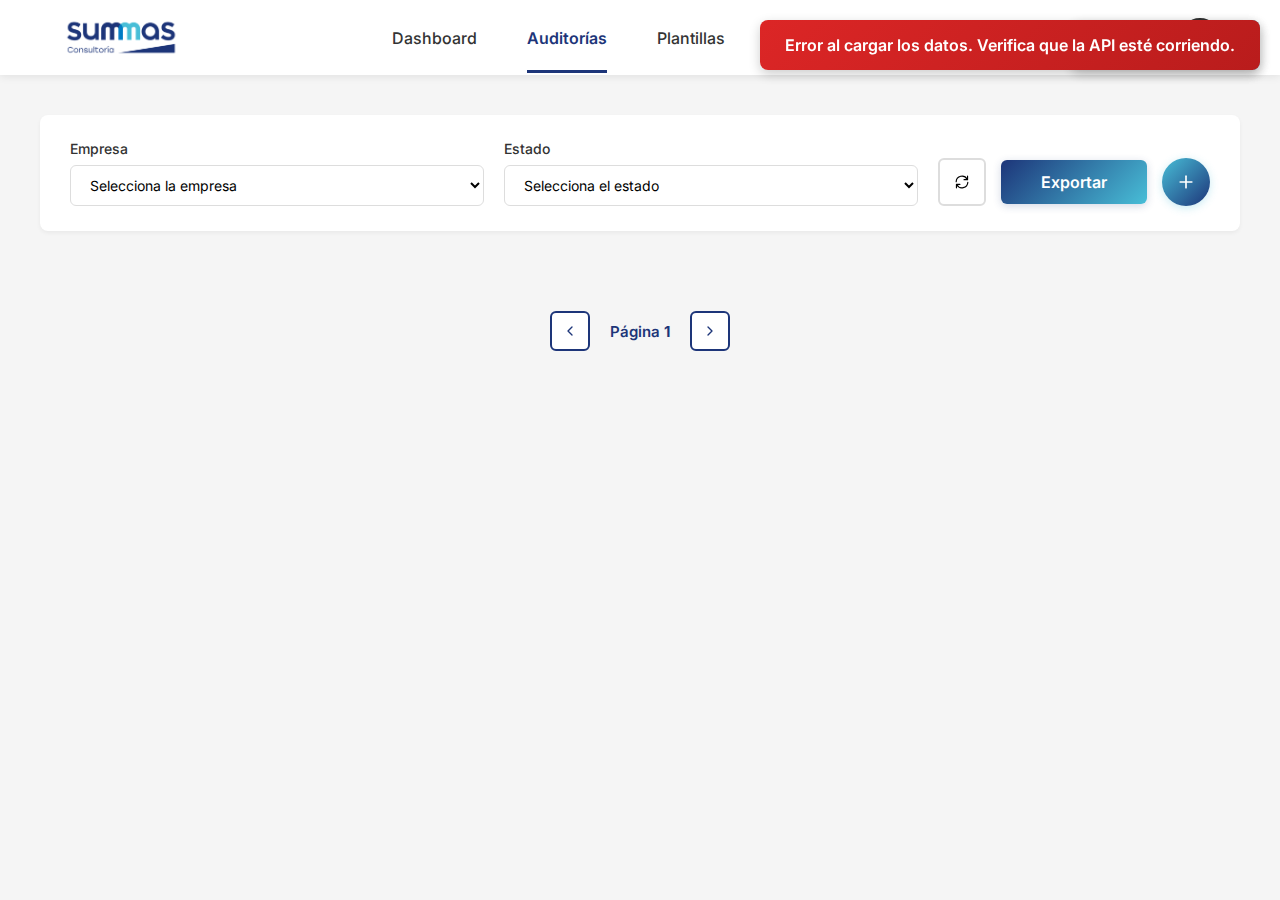
<file: au/auditorias.html>
<!DOCTYPE html>
<html lang="es">
<head>
    <meta charset="UTF-8">
    <meta name="viewport" content="width=device-width, initial-scale=1.0">
    <title>Summas - Auditorías</title>
    <link rel="preconnect" href="https://fonts.googleapis.com">
    <link rel="preconnect" href="https://fonts.gstatic.com" crossorigin>
    <link href="https://fonts.googleapis.com/css2?family=Inter:wght@400;500;600;700&display=swap" rel="stylesheet">
    <link rel="stylesheet" href="styleauditorias.css">
    <link rel="icon" type="image/png" href="../LogoSummas.png"> 
</head>
<body>
    <header>
        <div class="logo-container">
            <img src="../LogoSummas.png" alt="Summas Consultoría">
        </div>
        
        <nav>
            <a href="../dash/dashboard.html">Dashboard</a>
            <a href="auditorias.html" class="active">Auditorías</a>
            <a href="../plan/plantillas.html">Plantillas</a>
            <a href="../em/empresa.html">Empresas</a>
            <a href="../usu/usuario.html">Usuarios</a>
        </nav>
        
        <div class="user-icon">
            <svg xmlns="http://www.w3.org/2000/svg" viewBox="0 0 24 24">
                <path d="M12 12c2.21 0 4-1.79 4-4s-1.79-4-4-4-4 1.79-4 4 1.79 4 4 4zm0 2c-2.67 0-8 1.34-8 4v2h16v-2c0-2.66-5.33-4-8-4z"/>
            </svg>
        </div>
    </header>

    <div class="content">
        <!-- Filters Section -->
        <div class="filters-section">
            <div class="filter-row">
                <div class="filter-group">
                    <label>Empresa</label>
                    <select id="empresa" class="filter-select">
                        <option>Selecciona la empresa</option>
                    </select>
                </div>
                <div class="filter-group">
                    <label>Estado</label>
                    <select id="estado" class="filter-select">
                        <option>Selecciona el estado</option>
                    </select>
                </div>
                <div class="button-group">
                    <button class="btn-refresh refresh-btn">
                        <svg xmlns="http://www.w3.org/2000/svg" width="20" height="20" viewBox="0 0 24 24" fill="none" stroke="currentColor" stroke-width="2" stroke-linecap="round" stroke-linejoin="round">
                            <path d="M21.5 2v6h-6M2.5 22v-6h6M2 11.5a10 10 0 0 1 18.8-4.3M22 12.5a10 10 0 0 1-18.8 4.2"/>
                        </svg>
                    </button>
                    <button class="btn-export export-btn">Exportar</button>
                    <button class="btn-add add-btn" id="btnNuevaAuditoria">
                        <svg xmlns="http://www.w3.org/2000/svg" width="20" height="20" viewBox="0 0 24 24" fill="none" stroke="currentColor" stroke-width="2" stroke-linecap="round" stroke-linejoin="round">
                            <line x1="12" y1="5" x2="12" y2="19"></line>
                            <line x1="5" y1="12" x2="19" y2="12"></line>
                        </svg>
                    </button>
                </div>
            </div>
        </div>

        <!-- Auditorías List -->
        <div class="auditorias-list" id="auditoriasList">
        </div>

        <!-- Pagination -->
        <div class="pagination">
            <button class="pagination-btn" id="prevPage">
                <svg xmlns="http://www.w3.org/2000/svg" width="16" height="16" viewBox="0 0 24 24" fill="none" stroke="currentColor" stroke-width="2" stroke-linecap="round" stroke-linejoin="round">
                    <polyline points="15 18 9 12 15 6"></polyline>
                </svg>
            </button>
            <span class="pagination-info">Página <span id="currentPage">1</span></span>
            <button class="pagination-btn" id="nextPage">
                <svg xmlns="http://www.w3.org/2000/svg" width="16" height="16" viewBox="0 0 24 24" fill="none" stroke="currentColor" stroke-width="2" stroke-linecap="round" stroke-linejoin="round">
                    <polyline points="9 18 15 12 9 6"></polyline>
                </svg>
            </button>
        </div>
    </div>

    <!-- Modal de Perfil -->
    <div id="profileModal" class="modal">
        <div class="modal-content">
            <div class="modal-header">
                <h2>Perfil de Usuario</h2>
                <span class="close-modal">&times;</span>
            </div>
            <div class="modal-body">
                <div class="profile-avatar">
                    <div class="avatar-circle">
                        <svg xmlns="http://www.w3.org/2000/svg" viewBox="0 0 24 24" fill="#1D3579">
                            <path d="M12 12c2.21 0 4-1.79 4-4s-1.79-4-4-4-4 1.79-4 4 1.79 4 4 4zm0 2c-2.67 0-8 1.34-8 4v2h16v-2c0-2.66-5.33-4-8-4z"/>
                        </svg>
                    </div>
                    <button class="btn-change-photo">Cambiar foto</button>
                </div>
                
                <div class="profile-info">
                    <div class="info-row">
                        <div class="info-group">
                            <label>Nombre completo</label>
                            <input type="text" id="fullName" value="Juan Pérez" readonly>
                        </div>
                        <div class="info-group">
                            <label>Email</label>
                            <input type="email" id="email" value="juan.perez@summas.com" readonly>
                        </div>
                    </div>
                    
                    <div class="info-row">
                        <div class="info-group">
                            <label>Cargo</label>
                            <input type="text" id="position" value="Auditor Senior" readonly>
                        </div>
                        <div class="info-group">
                            <label>Departamento</label>
                            <input type="text" id="department" value="Control de Calidad" readonly>
                        </div>
                    </div>
                    
                    <div class="info-row">
                        <div class="info-group">
                            <label>Teléfono</label>
                            <input type="tel" id="phone" value="+51 999 888 777" readonly>
                        </div>
                        <div class="info-group">
                            <label>Fecha de ingreso</label>
                            <input type="text" id="joinDate" value="15/03/2023" readonly>
                        </div>
                    </div>
                    
                    <div class="info-row single">
                        <div class="info-group full-width">
                            <label>Permisos</label>
                            <div class="permissions-tags">
                                <span class="tag">Administrador</span>
                                <span class="tag">Auditorías</span>
                                <span class="tag">Reportes</span>
                                <span class="tag">Gestión de Usuarios</span>
                            </div>
                        </div>
                    </div>
                </div>
                
                <div class="modal-actions">
                    <button class="btn-secondary" id="btnEditProfile">Editar Perfil</button>
                    <button class="btn-primary" id="btnChangePassword">Cambiar Contraseña</button>
                    <button class="btn-danger" id="btnLogout">Cerrar Sesión</button>
                </div>
            </div>
        </div>
    </div>

    <!-- Modal de Nueva Auditoría -->
    <div id="nuevaAuditoriaModal" class="modal">
        <div class="modal-content modal-nueva-auditoria">
            <div class="modal-header">
                <h2>Nueva Auditoría</h2>
                <span class="close-modal" id="closeNuevaAuditoria">&times;</span>
            </div>
            <div class="modal-body">
                <form id="formNuevaAuditoria">
    <div class="form-row">
        <div class="form-group">
            <label>Empresa</label>
            <select id="nuevaEmpresa" class="form-input" required>
                <option value="">Selecciona la empresa</option>
                <option value="Toyota">Toyota</option>
                <option value="Hyundai">Hyundai</option>
                <option value="Kia">Kia</option>
                <option value="Nissan">Nissan</option>
                <option value="Chevrolet">Chevrolet</option>
            </select>
        </div>
        <div class="form-group">
            <label>Marca</label>
            <select id="nuevaMarca" class="form-input" required>
                <option value="">Selecciona la marca</option>
                <option value="Toyota">Toyota</option>
                <option value="Hyundai">Hyundai</option>
                <option value="Kia">Kia</option>
                <option value="Nissan">Nissan</option>
                <option value="Chevrolet">Chevrolet</option>
            </select>
        </div>
    </div>

    <div class="form-row">
        <div class="form-group">
            <label>Concesionaria</label>
            <select id="nuevaConcesionaria" class="form-input" required>
                <option value="">Selecciona la concesionaria</option>
                <option value="Concesionaria Norte">Concesionaria Norte</option>
                <option value="Concesionaria Sur">Concesionaria Sur</option>
                <option value="Concesionaria Este">Concesionaria Este</option>
                <option value="Concesionaria Oeste">Concesionaria Oeste</option>
            </select>
        </div>
        <div class="form-group">
            <label>Local</label>
            <select id="nuevoLocal" class="form-input" required>
                <option value="">Selecciona el local</option>
                <option value="Miraflores">Miraflores</option>
                <option value="San Isidro">San Isidro</option>
                <option value="Surco">Surco</option>
                <option value="La Molina">La Molina</option>
                <option value="San Borja">San Borja</option>
            </select>
        </div>
    </div>

    <div class="form-row">
        <div class="form-group">
            <label>Evaluación</label>
            <select id="nuevaEvaluacion" class="form-input" required>
                <option value="">Selecciona la evaluación</option>
                <option value="Evaluación DMS">Evaluación DMS</option>
                <option value="Evaluación Postventa">Evaluación Postventa</option>
                <option value="Evaluación Ventas">Evaluación Ventas</option>
                <option value="Evaluación Infraestructura">Evaluación Infraestructura</option>
                <option value="Evaluación RRHH">Evaluación RRHH</option>
            </select>
        </div>
        <div class="form-group">
            <label>Auditor</label>
            <input type="text" id="nuevoAuditor" class="form-input" placeholder="Nombre del auditor" required>
        </div>
    </div>

    <div class="form-row">
        <div class="form-group full-width">
            <label>Fecha</label>
            <div class="date-input-wrapper">
                <input type="date" id="nuevaFecha" class="form-input" required>
            </div>
        </div>
    </div>

    <div class="form-actions-double">
        <button type="button" class="btn-cancelar" id="btnCancelarAuditoria">Cancelar</button>
        <button type="submit" class="btn-guardar">Guardar</button>
    </div>
</form>
            </div>
        </div>
    </div>

    <!-- Modal de Detalle de Auditoría -->
    <div id="detalleAuditoriaModal" class="modal">
        <div class="modal-content modal-detalle-auditoria">
            <div class="modal-header modal-header-detalle">
                <h2>Auditoría</h2>
                <div class="detalle-header-right">
                    <span class="detalle-status-badge" id="detalleEstado">Pendiente</span>
                    <span class="close-modal" id="closeDetalleAuditoria">&times;</span>
                </div>
            </div>
            <div class="modal-body modal-body-detalle">
                <div class="detalle-row">
                    <span class="detalle-label">Empresa Auditada</span>
                    <span class="detalle-value" id="detalleEmpresa">-</span>
                </div>
                <hr class="detalle-divider">
                <div class="detalle-row">
                    <span class="detalle-label">Evaluación</span>
                    <span class="detalle-value" id="detalleEvaluacion">-</span>
                </div>
                <hr class="detalle-divider">
                <div class="detalle-row">
                    <span class="detalle-label">Fecha Programada</span>
                    <span class="detalle-value" id="detalleFecha">-</span>
                </div>
                <hr class="detalle-divider">
                <div class="detalle-row">
                    <span class="detalle-label">Auditor</span>
                    <span class="detalle-value" id="detalleAuditor">-</span>
                </div>
                <hr class="detalle-divider">
                <div class="detalle-row">
                    <span class="detalle-label">%Cumplimiento</span>
                    <span class="detalle-value" id="detalleCumplimiento">Sin calificar</span>
                </div>
                <div class="detalle-actions">
                    <button class="btn-detalle-action" id="btnDetalleAction">Empezar</button>
                </div>
            </div>
        </div>
    </div>

    <script src="scriptauditorias.js"></script>
</body>
</html>
</file>
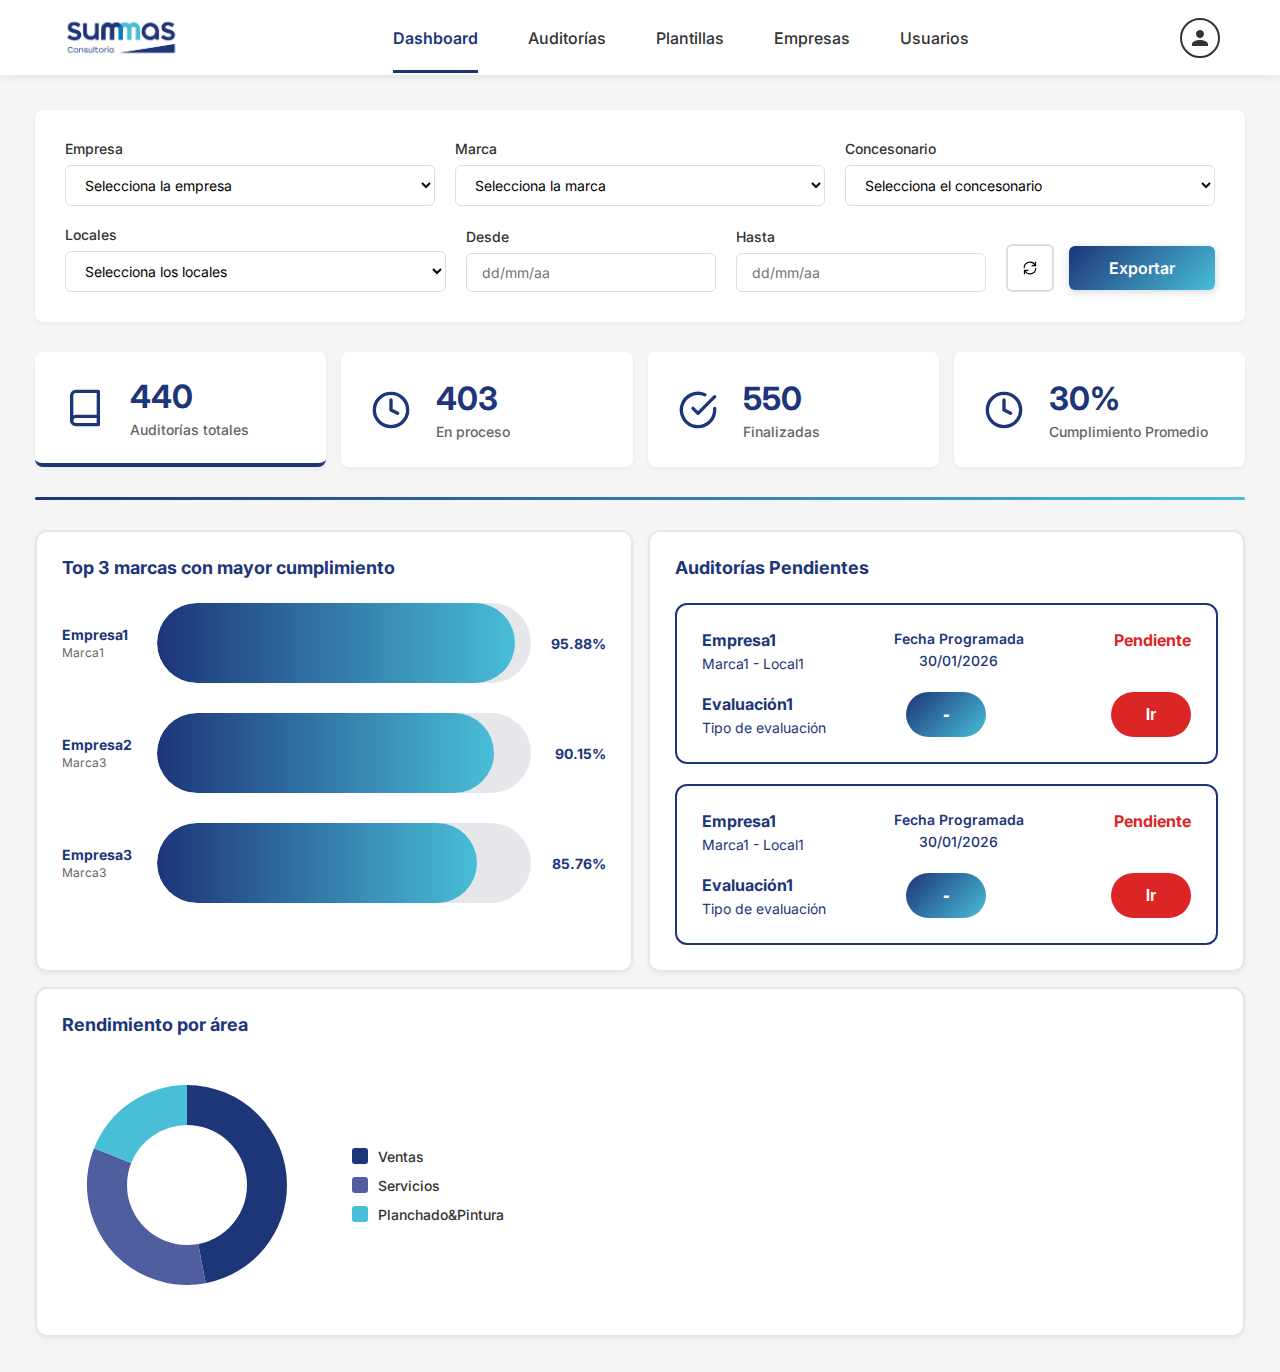
<file: dash/dashboard.html>
<!DOCTYPE html>
<html lang="es">
<head>
    <meta charset="UTF-8">
    <meta name="viewport" content="width=device-width, initial-scale=1.0">
    <title>Summas - Dashboard</title>
    <link rel="preconnect" href="https://fonts.googleapis.com">
    <link rel="preconnect" href="https://fonts.gstatic.com" crossorigin>
    <link href="https://fonts.googleapis.com/css2?family=Inter:wght@400;500;600;700&display=swap" rel="stylesheet">
    <link rel="stylesheet" href="styledashboard.css">
</head>
<body>
    <header>
        <div class="logo-container">
            <img src="../LogoSummas.png" alt="Summas Consultoría">
        </div>
        
        <nav>
            <a href="dashboard.html" class="active">Dashboard</a>
            <a href="../au/auditorias.html">Auditorías</a>
            <a href="../plan/plantillas.html">Plantillas</a>
            <a href="../em/empresa.html">Empresas</a>
            <a href="../usu/usuario.html">Usuarios</a>
        </nav>
        
        <div class="user-icon">
            <svg xmlns="http://www.w3.org/2000/svg" viewBox="0 0 24 24">
                <path d="M12 12c2.21 0 4-1.79 4-4s-1.79-4-4-4-4 1.79-4 4 1.79 4 4 4zm0 2c-2.67 0-8 1.34-8 4v2h16v-2c0-2.66-5.33-4-8-4z"/>
            </svg>
        </div>
    </header>

    <div class="content">
        <!-- Filters Section -->
        <div class="filters-section">
            <div class="filter-row">
                <div class="filter-group">
                    <label>Empresa</label>
                    <select id="empresa" class="filter-select">
                        <option>Selecciona la empresa</option>
                    </select>
                </div>
                <div class="filter-group">
                    <label>Marca</label>
                    <select id="marca" class="filter-select">
                        <option>Selecciona la marca</option>
                    </select>
                </div>
                <div class="filter-group">
                    <label>Concesonario</label>
                    <select id="concesionario" class="filter-select">
                        <option>Selecciona el concesonario</option>
                    </select>
                </div>
            </div>
            
            <div class="filter-row">
                <div class="filter-group">
                    <label>Locales</label>
                    <select id="locales" class="filter-select">
                        <option>Selecciona los locales</option>
                    </select>
                </div>
                <div class="filter-group small">
                    <label>Desde</label>
                    <input type="text" id="desde" class="date-field" placeholder="dd/mm/aa">
                </div>
                <div class="filter-group small">
                    <label>Hasta</label>
                    <input type="text" id="hasta" class="date-field" placeholder="dd/mm/aa">
                </div>
                <div class="button-group">
                    <button class="btn-refresh refresh-btn">
                        <svg xmlns="http://www.w3.org/2000/svg" width="20" height="20" viewBox="0 0 24 24" fill="none" stroke="currentColor" stroke-width="2" stroke-linecap="round" stroke-linejoin="round">
                            <path d="M21.5 2v6h-6M2.5 22v-6h6M2 11.5a10 10 0 0 1 18.8-4.3M22 12.5a10 10 0 0 1-18.8 4.2"/>
                        </svg>
                    </button>
                    <button class="btn-export export-btn">Exportar</button>
                </div>
            </div>
        </div>

        <!-- Stats Cards -->
        <div class="stats-container">
            <div class="stat-card active">
                <div class="stat-icon">
                    <svg xmlns="http://www.w3.org/2000/svg" width="40" height="40" viewBox="0 0 24 24" fill="none" stroke="#1D3579" stroke-width="2" stroke-linecap="round" stroke-linejoin="round">
                        <path d="M4 19.5A2.5 2.5 0 0 1 6.5 17H20"></path>
                        <path d="M6.5 2H20v20H6.5A2.5 2.5 0 0 1 4 19.5v-15A2.5 2.5 0 0 1 6.5 2z"></path>
                    </svg>
                </div>
                <div class="stat-content">
                    <div class="stat-number">1200</div>
                    <div class="stat-label">Auditorías totales</div>
                </div>
            </div>

            <div class="stat-card">
                <div class="stat-icon">
                    <svg xmlns="http://www.w3.org/2000/svg" width="40" height="40" viewBox="0 0 24 24" fill="none" stroke="#1D3579" stroke-width="2" stroke-linecap="round" stroke-linejoin="round">
                        <circle cx="12" cy="12" r="10"></circle>
                        <polyline points="12 6 12 12 16 14"></polyline>
                    </svg>
                </div>
                <div class="stat-content">
                    <div class="stat-number">1100</div>
                    <div class="stat-label">En proceso</div>
                </div>
            </div>

            <div class="stat-card">
                <div class="stat-icon">
                    <svg xmlns="http://www.w3.org/2000/svg" width="40" height="40" viewBox="0 0 24 24" fill="none" stroke="#1D3579" stroke-width="2" stroke-linecap="round" stroke-linejoin="round">
                        <path d="M22 11.08V12a10 10 0 1 1-5.93-9.14"></path>
                        <polyline points="22 4 12 14.01 9 11.01"></polyline>
                    </svg>
                </div>
                <div class="stat-content">
                    <div class="stat-number">1500</div>
                    <div class="stat-label">Finalizadas</div>
                </div>
            </div>

            <div class="stat-card">
                <div class="stat-icon">
                    <svg xmlns="http://www.w3.org/2000/svg" width="40" height="40" viewBox="0 0 24 24" fill="none" stroke="#1D3579" stroke-width="2" stroke-linecap="round" stroke-linejoin="round">
                        <circle cx="12" cy="12" r="10"></circle>
                        <path d="M12 6v6l4 2"></path>
                    </svg>
                </div>
                <div class="stat-content">
                    <div class="stat-number">82%</div>
                    <div class="stat-label">Cumplimiento Promedio</div>
                </div>
            </div>
        </div>

        <!-- Gradient Divider -->
        <div class="stats-divider"></div>

        <!-- Dashboard Grid -->
        <div class="dashboard-grid">
            <!-- Top 3 Brands -->
            <div class="dashboard-card">
                <h3 class="card-title">Top 3 marcas con mayor cumplimiento</h3>
                
                <div class="brand-item">
                    <div class="brand-label">
                        <span class="brand-name">Empresa1</span>
                        <span class="brand-subtitle">Marca1</span>
                    </div>
                    <div class="progress-bar-container">
                        <div class="progress-bar progress-fill" style="width: 95.88%"></div>
                    </div>
                    <div class="progress-percentage">95.88%</div>
                </div>

                <div class="brand-item">
                    <div class="brand-label">
                        <span class="brand-name">Empresa2</span>
                        <span class="brand-subtitle">Marca3</span>
                    </div>
                    <div class="progress-bar-container">
                        <div class="progress-bar progress-fill" style="width: 90.15%"></div>
                    </div>
                    <div class="progress-percentage">90.15%</div>
                </div>

                <div class="brand-item">
                    <div class="brand-label">
                        <span class="brand-name">Empresa3</span>
                        <span class="brand-subtitle">Marca3</span>
                    </div>
                    <div class="progress-bar-container">
                        <div class="progress-bar progress-fill" style="width: 85.76%"></div>
                    </div>
                    <div class="progress-percentage">85.76%</div>
                </div>
            </div>

            <!-- Pending Audits -->
            <div class="dashboard-card">
                <h3 class="card-title">Auditorías Pendientes</h3>
                
                <div class="audit-card">
                    <div class="audit-top-row">
                        <div class="audit-company-info">
                            <h4>Empresa1</h4>
                            <p>Marca1 - Local1</p>
                        </div>
                        <div class="audit-scheduled">
                            <div class="audit-label">Fecha Programada</div>
                            <div class="audit-value">30/01/2026</div>
                        </div>
                        <div class="audit-status">
                            <div class="status-pending">Pendiente</div>
                        </div>
                    </div>
                    
                    <div class="audit-bottom-row">
                        <div class="audit-evaluation">
                            <h4>Evaluación1</h4>
                            <p>Tipo de evaluación</p>
                        </div>
                        <div class="audit-center-action">
                            <button class="btn-status-indicator">-</button>
                        </div>
                        <div class="audit-end-action">
                            <button class="btn-go-action">Ir</button>
                        </div>
                    </div>
                </div>

                <div class="audit-card">
                    <div class="audit-top-row">
                        <div class="audit-company-info">
                            <h4>Empresa1</h4>
                            <p>Marca1 - Local1</p>
                        </div>
                        <div class="audit-scheduled">
                            <div class="audit-label">Fecha Programada</div>
                            <div class="audit-value">30/01/2026</div>
                        </div>
                        <div class="audit-status">
                            <div class="status-pending">Pendiente</div>
                        </div>
                    </div>
                    
                    <div class="audit-bottom-row">
                        <div class="audit-evaluation">
                            <h4>Evaluación1</h4>
                            <p>Tipo de evaluación</p>
                        </div>
                        <div class="audit-center-action">
                            <button class="btn-status-indicator">-</button>
                        </div>
                        <div class="audit-end-action">
                            <button class="btn-go-action">Ir</button>
                        </div>
                    </div>
                </div>
            </div>

            <!-- Performance Chart -->
            <div class="dashboard-card full-width">
                <h3 class="card-title">Rendimiento por área</h3>
                <div class="chart-container">
                    <div class="chart-wrapper">
                        <canvas id="areaChart" width="250" height="250"></canvas>
                        <div class="chart-tooltip" id="chartTooltip"></div>
                    </div>
                    <div class="chart-legend">
                        <div class="legend-item" data-area="ventas">
                            <div class="legend-color ventas"></div>
                            <span class="legend-label">Ventas</span>
                        </div>
                        <div class="legend-item" data-area="servicios">
                            <div class="legend-color servicios"></div>
                            <span class="legend-label">Servicios</span>
                        </div>
                        <div class="legend-item" data-area="planchado">
                            <div class="legend-color planchado"></div>
                            <span class="legend-label">Planchado&Pintura</span>
                        </div>
                    </div>
                </div>
            </div>
        </div>
    </div>

    <!-- Modal de Perfil -->
    <div id="profileModal" class="modal">
        <div class="modal-content">
            <div class="modal-header">
                <h2>Perfil de Usuario</h2>
                <span class="close-modal">&times;</span>
            </div>
            <div class="modal-body">
                <div class="profile-avatar">
                    <div class="avatar-circle">
                        <svg xmlns="http://www.w3.org/2000/svg" viewBox="0 0 24 24" fill="#1D3579">
                            <path d="M12 12c2.21 0 4-1.79 4-4s-1.79-4-4-4-4 1.79-4 4 1.79 4 4 4zm0 2c-2.67 0-8 1.34-8 4v2h16v-2c0-2.66-5.33-4-8-4z"/>
                        </svg>
                    </div>
                    <button class="btn-change-photo">Cambiar foto</button>
                </div>
                
                <div class="profile-info">
                    <div class="info-row">
                        <div class="info-group">
                            <label>Nombre completo</label>
                            <input type="text" id="fullName" value="Juan Pérez" readonly>
                        </div>
                        <div class="info-group">
                            <label>Email</label>
                            <input type="email" id="email" value="juan.perez@summas.com" readonly>
                        </div>
                    </div>
                    
                    <div class="info-row">
                        <div class="info-group">
                            <label>Cargo</label>
                            <input type="text" id="position" value="Auditor Senior" readonly>
                        </div>
                        <div class="info-group">
                            <label>Departamento</label>
                            <input type="text" id="department" value="Control de Calidad" readonly>
                        </div>
                    </div>
                    
                    <div class="info-row">
                        <div class="info-group">
                            <label>Teléfono</label>
                            <input type="tel" id="phone" value="+51 999 888 777" readonly>
                        </div>
                        <div class="info-group">
                            <label>Fecha de ingreso</label>
                            <input type="text" id="joinDate" value="15/03/2023" readonly>
                        </div>
                    </div>
                    
                    <div class="info-row single">
                        <div class="info-group full-width">
                            <label>Permisos</label>
                            <div class="permissions-tags">
                                <span class="tag">Administrador</span>
                                <span class="tag">Auditorías</span>
                                <span class="tag">Reportes</span>
                                <span class="tag">Gestión de Usuarios</span>
                            </div>
                        </div>
                    </div>
                </div>
                
                <div class="modal-actions">
                    <button class="btn-secondary" id="btnEditProfile">Editar Perfil</button>
                    <button class="btn-primary" id="btnChangePassword">Cambiar Contraseña</button>
                    <button class="btn-danger" id="btnLogout">Cerrar Sesión</button>
                </div>
            </div>
        </div>
    </div>

    <script src="scriptdashboard.js"></script>
</body>
</html>
</file>
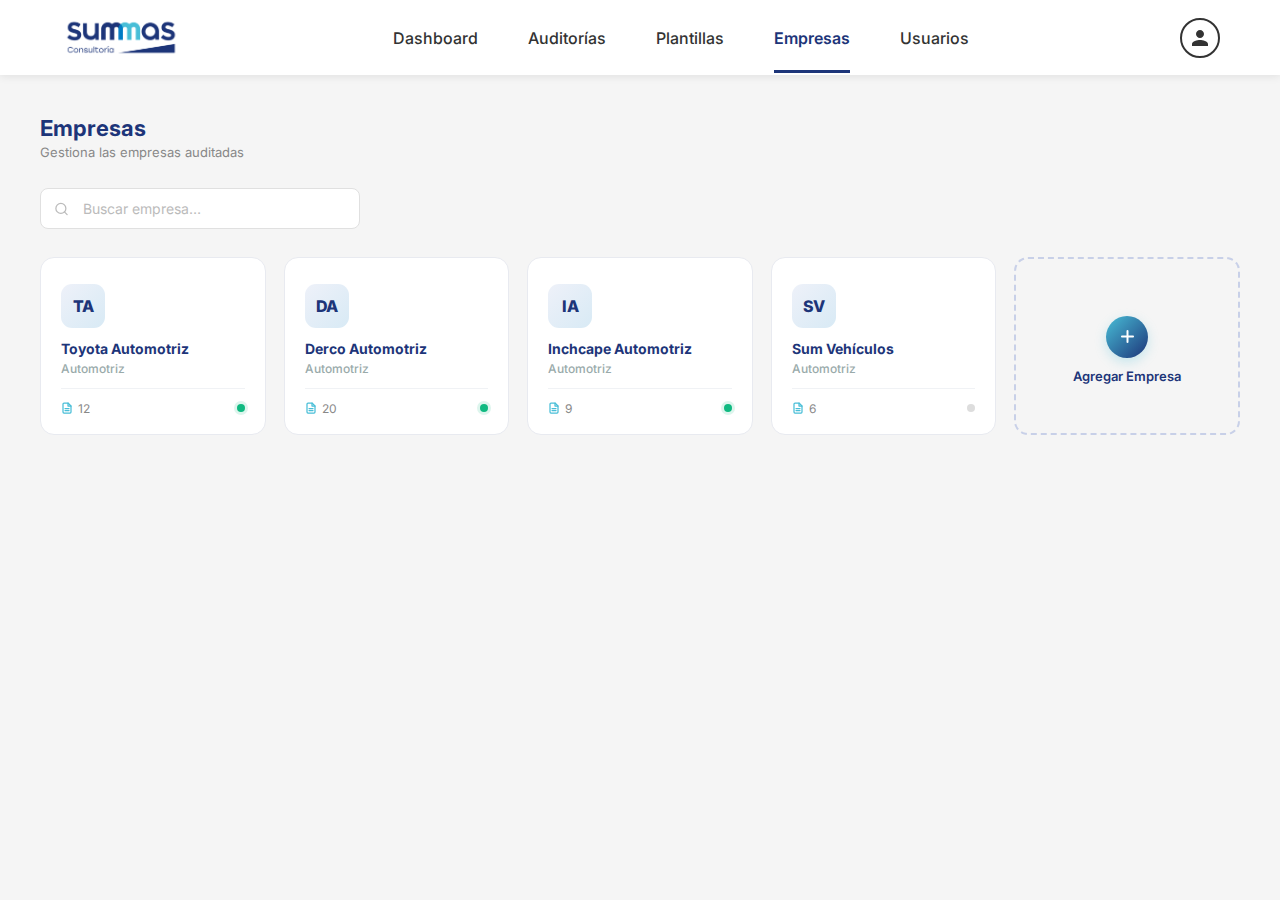
<file: em/empresa.html>
<!DOCTYPE html>
<html lang="es">
<head>
    <meta charset="UTF-8">
    <meta name="viewport" content="width=device-width, initial-scale=1.0">
    <title>Summas - Empresas</title>
    <link rel="preconnect" href="https://fonts.googleapis.com">
    <link rel="preconnect" href="https://fonts.gstatic.com" crossorigin>
    <link href="https://fonts.googleapis.com/css2?family=Inter:wght@400;500;600;700&display=swap" rel="stylesheet">
    <link rel="stylesheet" href="empresas.css">
</head>
<body>

<!-- HEADER -->
<header>
    <div class="logo-container">
        <img src="../LogoSummas.png" alt="Summas Consultoría">
    </div>

    <nav>
        <a href="../dash/dashboard.html">Dashboard</a>
        <a href="../au/auditorias.html">Auditorías</a>
        <a href="../plan/plantillas.html">Plantillas</a>
        <a href="../em/empresa.html" class="active">Empresas</a>
        <a href="../usu/usuario.html">Usuarios</a>
    </nav>

    <div class="user-icon">
        <svg xmlns="http://www.w3.org/2000/svg" viewBox="0 0 24 24">
            <path d="M12 12c2.21 0 4-1.79 4-4s-1.79-4-4-4-4 1.79-4 4 1.79 4 4 4zm0 2c-2.67 0-8 1.34-8 4v2h16v-2c0-2.66-5.33-4-8-4z"/>
        </svg>
    </div>
</header>


<!-- ══════════════════════════════
     VISTA 1: LISTA DE EMPRESAS
══════════════════════════════ -->
<div class="content" id="vistaLista">

    <div class="top-bar">
        <div class="page-title">
            Empresas
            <span>Gestiona las empresas auditadas</span>
        </div>
    </div>

    <div class="search-wrapper">
        <svg xmlns="http://www.w3.org/2000/svg" width="15" height="15" viewBox="0 0 24 24"
             fill="none" stroke-width="2" stroke-linecap="round" stroke-linejoin="round">
            <circle cx="11" cy="11" r="8"></circle>
            <line x1="21" y1="21" x2="16.65" y2="16.65"></line>
        </svg>
        <input type="text" class="search-input" id="searchInput" placeholder="Buscar empresa…">
    </div>

    <div class="empresas-grid" id="empresasGrid"></div>
</div>


<!-- ══════════════════════════════
     VISTA 2: DETALLE DE EMPRESA
══════════════════════════════ -->
<div class="content" id="vistaDetalle" style="display:none;">

    <a class="back-link" id="btnVolver">
        <svg xmlns="http://www.w3.org/2000/svg" width="15" height="15" viewBox="0 0 24 24"
             fill="none" stroke-width="2.5" stroke-linecap="round" stroke-linejoin="round">
            <polyline points="15 18 9 12 15 6"></polyline>
        </svg>
        Volver
    </a>

    <h1 class="detalle-page-title" id="detalleTitulo">—</h1>

    <!-- MARCAS -->
    <div class="detalle-section" id="seccionMarcas">
        <div class="detalle-section-header">
            <span class="detalle-section-title">Marcas</span>
            <div class="detalle-section-controls">
                <div class="search-inline">
                    <svg xmlns="http://www.w3.org/2000/svg" width="13" height="13" viewBox="0 0 24 24"
                         fill="none" stroke-width="2" stroke-linecap="round" stroke-linejoin="round">
                        <circle cx="11" cy="11" r="8"></circle>
                        <line x1="21" y1="21" x2="16.65" y2="16.65"></line>
                    </svg>
                    <input type="text" placeholder="Buscar por nombre" oninput="filterDetalleTags('marcasContainer', this.value)">
                </div>
                <button class="btn-agregar-detalle" onclick="agregarTagDetalle('marcasContainer')">
                    <svg xmlns="http://www.w3.org/2000/svg" width="13" height="13" viewBox="0 0 24 24"
                         fill="none" stroke-width="2.5" stroke-linecap="round" stroke-linejoin="round">
                        <line x1="12" y1="5" x2="12" y2="19"></line>
                        <line x1="5" y1="12" x2="19" y2="12"></line>
                    </svg>
                    + Agregar
                </button>
            </div>
        </div>
        <div class="detalle-tags-container" id="marcasContainer"></div>
    </div>

    <!-- CONCESIONARIOS -->
    <div class="detalle-section" id="seccionConcesionarios">
        <div class="detalle-section-header">
            <span class="detalle-section-title">Concesionarios</span>
            <div class="detalle-section-controls">
                <div class="search-inline">
                    <svg xmlns="http://www.w3.org/2000/svg" width="13" height="13" viewBox="0 0 24 24"
                         fill="none" stroke-width="2" stroke-linecap="round" stroke-linejoin="round">
                        <circle cx="11" cy="11" r="8"></circle>
                        <line x1="21" y1="21" x2="16.65" y2="16.65"></line>
                    </svg>
                    <input type="text" placeholder="Buscar por nombre" oninput="filterDetalleTags('concesionariosContainer', this.value)">
                </div>
                <button class="btn-agregar-detalle" onclick="agregarTagDetalle('concesionariosContainer')">
                    <svg xmlns="http://www.w3.org/2000/svg" width="13" height="13" viewBox="0 0 24 24"
                         fill="none" stroke-width="2.5" stroke-linecap="round" stroke-linejoin="round">
                        <line x1="12" y1="5" x2="12" y2="19"></line>
                        <line x1="5" y1="12" x2="19" y2="12"></line>
                    </svg>
                    + Agregar
                </button>
            </div>
        </div>
        <div class="detalle-tags-container" id="concesionariosContainer"></div>
    </div>

    <!-- LOCALES -->
    <div class="detalle-section">
        <div class="detalle-section-header">
            <span class="detalle-section-title">Locales</span>
            <div class="detalle-section-controls">
                <div class="search-inline">
                    <svg xmlns="http://www.w3.org/2000/svg" width="13" height="13" viewBox="0 0 24 24"
                         fill="none" stroke-width="2" stroke-linecap="round" stroke-linejoin="round">
                        <circle cx="11" cy="11" r="8"></circle>
                        <line x1="21" y1="21" x2="16.65" y2="16.65"></line>
                    </svg>
                    <input type="text" placeholder="Buscar por nombre" oninput="filterDetalleTags('localesContainer', this.value)">
                </div>
                <button class="btn-agregar-detalle" onclick="agregarTagDetalle('localesContainer')">
                    <svg xmlns="http://www.w3.org/2000/svg" width="13" height="13" viewBox="0 0 24 24"
                         fill="none" stroke-width="2.5" stroke-linecap="round" stroke-linejoin="round">
                        <line x1="12" y1="5" x2="12" y2="19"></line>
                        <line x1="5" y1="12" x2="19" y2="12"></line>
                    </svg>
                    + Agregar
                </button>
            </div>
        </div>
        <div class="detalle-tags-container" id="localesContainer"></div>
    </div>

</div>

<!-- ══════════════════════════════
     MODAL Nueva Empresa (paso 1)
══════════════════════════════ -->
<div id="modalNueva" class="modal">
    <div class="modal-content modal-nueva">
        <div class="modal-nueva-bar"></div>
        <div class="modal-detalle-form-header">
            <h2>Nueva Empresa</h2>
            <span class="close-modal" id="closeNueva">&times;</span>
        </div>
        <div class="modal-body">
            <form id="formNueva">
                <div class="form-group">
                    <label for="inputNombre">Empresa</label>
                    <input type="text" id="inputNombre" class="form-input" placeholder="Nombre" required>
                </div>
                <div class="form-group">
                    <label for="inputSector">Sector</label>
                    <select id="inputSector" class="form-input form-select" required>
                        <option value="" disabled selected></option>
                        <option value="Automotriz">Automotriz</option>
                        <option value="Retail">Retail</option>
                        <option value="Banca y Finanzas">Banca y Finanzas</option>
                        <option value="Salud">Salud</option>
                        <option value="Educación">Educación</option>
                        <option value="Tecnología">Tecnología</option>
                        <option value="Manufactura">Manufactura</option>
                        <option value="Construcción">Construcción</option>
                        <option value="Logística">Logística</option>
                        <option value="Otro">Otro</option>
                    </select>
                </div>
                <div class="form-actions">
                    <button type="submit" class="btn-eliminar-item">Crear y continuar</button>
                </div>
            </form>
        </div>
    </div>
</div>

<!-- ══════════════════════════════
     MODAL Estructura Empresa (paso 2)
══════════════════════════════ -->
<div id="modalEstructura" class="modal">
    <div class="modal-content modal-nueva">
        <div class="modal-detalle-form-header">
            <h2>Nueva Empresa</h2>
            <span class="close-modal" id="closeEstructura">&times;</span>
        </div>
        <div class="modal-body">
            <p class="estructura-pregunta">¿La empresa solo tiene locales?</p>
            <div class="radio-group">
                <label class="radio-option">
                    <input type="radio" name="estructura" value="solo_locales">
                    <span class="radio-custom"></span>
                    Sí, solo tiene locales
                </label>
                <label class="radio-option">
                    <input type="radio" name="estructura" value="marcas">
                    <span class="radio-custom"></span>
                    No, también tiene marcas
                </label>
                <label class="radio-option">
                    <input type="radio" name="estructura" value="operadores">
                    <span class="radio-custom"></span>
                    No, también tiene concesionaria
                </label>
                <label class="radio-option">
                    <input type="radio" name="estructura" value="marcas_operadores">
                    <span class="radio-custom"></span>
                    No, también tiene marcas y concesionaria
                </label>
            </div>
            <div class="form-actions">
                <button class="btn-eliminar-item" id="btnCrearEmpresa">Continuar creación</button>
            </div>
        </div>
    </div>
</div>

<!-- ══════════════════════════════
     MODAL Agregar Marca (desde detalle)
══════════════════════════════ -->
<div id="modalAgregarMarca" class="modal">
    <div class="modal-content modal-detalle-form">
        <div class="modal-detalle-form-header">
            <h2>Agregar Marca</h2>
            <span class="close-modal" id="closeAgregarMarca">&times;</span>
        </div>
        <div class="modal-body">
            <div class="form-group">
                <label for="inputNuevaMarca">Nombre de la Marca</label>
                <input type="text" id="inputNuevaMarca" class="form-input" placeholder="Marca1">
            </div>
            <div class="form-actions">
                <button class="btn-crear" id="btnCrearMarca">Crear Marca</button>
            </div>
        </div>
    </div>
</div>

<!-- ══════════════════════════════
     MODAL Agregar Concesionario (desde detalle)
══════════════════════════════ -->
<div id="modalAgregarConcesionario" class="modal">
    <div class="modal-content modal-detalle-form">
        <div class="modal-detalle-form-header">
            <h2>Agregar Concesionario</h2>
            <span class="close-modal" id="closeAgregarConcesionario">&times;</span>
        </div>
        <div class="modal-body">
            <div class="form-group">
                <label for="inputNuevoConcesionario">Nombre del concesionario</label>
                <input type="text" id="inputNuevoConcesionario" class="form-input" placeholder="Concesionario1">
            </div>
            <div class="form-group">
                <label for="selectMarcaConcesionario">Marca</label>
                <select id="selectMarcaConcesionario" class="form-input form-select">
                    <option value="" disabled selected>Seleccionar marca</option>
                </select>
            </div>
            <div class="form-actions">
                <button class="btn-crear" id="btnCrearConcesionario">Crear Concesionario</button>
            </div>
        </div>
    </div>
</div>

<!-- ══════════════════════════════
     MODAL Agregar Local (desde detalle)
══════════════════════════════ -->
<div id="modalAgregarLocal" class="modal">
    <div class="modal-content modal-detalle-form modal-local-wide">
        <div class="modal-detalle-form-header">
            <h2>Agregar Local</h2>
            <span class="close-modal" id="closeAgregarLocal">&times;</span>
        </div>
        <div class="modal-body">
            <div class="local-row">
                <div class="form-group">
                    <label for="inputLocalNombre">Nombre</label>
                    <input type="text" id="inputLocalNombre" class="form-input" placeholder="La Molina">
                </div>
                <div class="form-group">
                    <label for="selectLocalMarca">Marca</label>
                    <select id="selectLocalMarca" class="form-input form-select">
                        <option value="" disabled selected>Seleccionar marca</option>
                    </select>
                </div>
            </div>
            <div class="local-row">
                <div class="form-group">
                    <label for="selectLocalConcesionario">Concesionarios</label>
                    <select id="selectLocalConcesionario" class="form-input form-select">
                        <option value="" disabled selected>Seleccionar concesionario</option>
                    </select>
                </div>
                <div class="form-group">
                    <label for="inputLocalDireccion">Dirección</label>
                    <input type="text" id="inputLocalDireccion" class="form-input" placeholder="Av. Los Pinos 123...">
                </div>
            </div>
            <div class="form-group">
                <label>Operaciones</label>
                <div class="operaciones-container" id="operacionesContainer">
                    <span class="op-add-btn" id="btnAddOp">
                        <svg xmlns="http://www.w3.org/2000/svg" width="13" height="13" viewBox="0 0 24 24"
                             fill="none" stroke="#1D3579" stroke-width="2.5" stroke-linecap="round" stroke-linejoin="round">
                            <line x1="12" y1="5" x2="12" y2="19"></line>
                            <line x1="5" y1="12" x2="19" y2="12"></line>
                        </svg>
                        Ingresar operación
                    </span>
                </div>
            </div>
            <div class="form-actions">
                <button class="btn-crear" id="btnCrearLocal">Crear Local</button>
            </div>
        </div>
    </div>
</div>

<!-- ══════════════════════════════
     MODAL Agregar Marca (paso 3 — flujo nueva empresa)
══════════════════════════════ -->
<div id="modalMarca" class="modal">
    <div class="modal-content modal-nueva">
        <div class="modal-detalle-form-header">
            <h2>Nueva Marca</h2>
            <span class="close-modal" id="closeMarca">&times;</span>
        </div>
        <div class="modal-body">
            <div class="form-group">
                <label for="inputMarca">Nombre de la Marca</label>
                <input type="text" id="inputMarca" class="form-input" placeholder="Marca1">
            </div>
            <div class="form-actions">
                <button class="btn-crear" id="btnAgregarMarca">Crear Marca</button>
            </div>

            <div id="marcasFlujoContainer" style="display:none; flex-wrap:wrap; gap:8px; border:1.5px solid #D1D5DB; border-radius:12px; padding:16px 18px; margin-top:16px; background:white; min-height:52px; align-items:center;">
                <div id="marcasFlujoTags" style="display:flex; flex-wrap:wrap; gap:8px; width:100%;"></div>
            </div>

            <div style="display:flex; justify-content:center; margin-top:16px;">
                <button class="btn-finalizar-sede" id="btnContinuarMarcas" style="display:none;">
                    Continuar creación
                </button>
            </div>
        </div>
    </div>
</div>
<!-- ══════════════════════════════
     MODAL Agregar Operador (paso 4)
══════════════════════════════ -->
<div id="modalOperador" class="modal">
    <div class="modal-content modal-nueva">
        <div class="modal-detalle-form-header">
            <h2>Nueva Concesionario</h2>
            <span class="close-modal" id="closeOperador">&times;</span>
        </div>
        <div class="modal-body">
            <div class="form-group">
                <label for="inputOperador">Nombre del concesionario</label>
                <input type="text" id="inputOperador" class="form-input" placeholder="Concesionario1">
            </div>
            <div class="form-group">
                <label for="selectOperadorMarca">Marca</label>
                <select id="selectOperadorMarca" class="form-input form-select">
                    <option value="" disabled selected>Seleccionar marca</option>
                </select>
            </div>
            <div class="form-actions">
                <button class="btn-crear" id="btnAgregarOperador">Crear Marca</button>
            </div>

            <div id="operadoresFlujoContainer" style="display:none; flex-wrap:wrap; gap:8px; border:1.5px solid #D1D5DB; border-radius:12px; padding:16px 18px; margin-top:16px; background:white; min-height:52px; align-items:center;">
                <div id="operadoresFlujoTags" style="display:flex; flex-wrap:wrap; gap:8px; width:100%;"></div>
            </div>

            <div style="display:flex; justify-content:center; margin-top:16px;">
                <button class="btn-finalizar-sede" id="btnContinuarOperadores" style="display:none;">
                    Continuar creación
                </button>
            </div>
        </div>
    </div>
</div>

<!-- ══════════════════════════════
     MODAL Nueva Sede (paso 5) — DISEÑO NUEVO
══════════════════════════════ -->
<div id="modalSede" class="modal">
    <div class="modal-content modal-sede-nuevo">
        <div class="modal-detalle-form-header">
            <h2>Nuevo Local</h2>
            <span class="close-modal" id="closeSede">&times;</span>
        </div>
        <div class="modal-body modal-sede-body">
            <div class="form-group">
                <label for="inputSede">Nombre</label>
                <input type="text" id="inputSede" class="form-input" placeholder="La Molina">
            </div>
            <div class="form-group">
                <label for="inputDireccion">Dirección</label>
                <input type="text" id="inputDireccion" class="form-input" placeholder="Ingresar dirección">
            </div>
            <div class="form-group">
                <label>Operaciones</label>
                <div class="operaciones-sede-container" id="areaContainer2"></div>
            </div>

            <div class="sede-crear-actions">
                <button class="btn-crear-local-sede" id="btnCrearSede">Crear Local</button>
            </div>

            <div id="localesCreadosContainer" style="display:none;">
                <div class="locales-creados-box" id="localesCreadosTags"></div>
            </div>

            <div class="sede-finalizar-actions">
                <button class="btn-finalizar-sede" id="btnFinalizarCreacion" style="display:none;">
                    Finalizar creación
                </button>
            </div>
        </div>
    </div>
</div>

<!-- ══════════════════════════════
     MODAL Editar Marca
══════════════════════════════ -->
<div id="modalEditarMarca" class="modal">
    <div class="modal-content modal-detalle-form">
        <div class="modal-detalle-form-header">
            <h2>Editar Marca</h2>
            <span class="close-modal" id="closeEditarMarca">&times;</span>
        </div>
        <div class="modal-body">
            <div class="form-group">
                <label for="inputEditarMarca">Nombre de la Marca</label>
                <input type="text" id="inputEditarMarca" class="form-input" placeholder="Marca1">
            </div>
            <div class="form-actions" style="gap: 12px; justify-content: center; display: flex;">
                <button class="btn-eliminar-item" id="btnEliminarMarcaEditar">Eliminar</button>
                <button class="btn-actualizar-item" id="btnActualizarMarca">Actualizar</button>
            </div>
        </div>
    </div>
</div>

<!-- ══════════════════════════════
     MODAL Confirmar Eliminación Marca
══════════════════════════════ -->
<div id="modalConfirmarEliminarMarca" class="modal">
    <div class="modal-content modal-confirmar">
        <div class="modal-confirmar-header">
            <h2>Eliminar Marca</h2>
            <span class="close-modal" id="closeConfirmarEliminarMarca">&times;</span>
        </div>
        <div class="modal-body modal-confirmar-body">
            <p class="confirmar-titulo">¿Esta seguro de eliminar esta Marca?</p>
            <p class="confirmar-desc">Recuerda que se eliminarán todos los campos derivados de esta marca, incluyendo los concesionarios o locales asociados a esta.</p>
            <div class="form-actions confirmar-actions">
                <button class="btn-si-eliminar" id="btnSiEliminarMarca">Sí</button>
                <button class="btn-no-eliminar" id="btnNoEliminarMarca">No</button>
            </div>
        </div>
    </div>
</div>

<!-- ══════════════════════════════
     MODAL Editar Concesionario
══════════════════════════════ -->
<div id="modalEditarConcesionario" class="modal">
    <div class="modal-content modal-detalle-form">
        <div class="modal-detalle-form-header">
            <h2>Editar Concesionario</h2>
            <span class="close-modal" id="closeEditarConcesionario">&times;</span>
        </div>
        <div class="modal-body">
            <div class="form-group">
                <label for="inputEditarConcesionario">Nombre del concesionario</label>
                <input type="text" id="inputEditarConcesionario" class="form-input" placeholder="Concesionario1">
            </div>
            <div class="form-group">
                <label for="selectEditarMarcaConcesionario">Marca</label>
                <select id="selectEditarMarcaConcesionario" class="form-input form-select">
                    <option value="" disabled selected>Seleccionar marca</option>
                </select>
            </div>
            <div class="form-actions" style="gap: 12px; justify-content: center; display: flex;">
                <button class="btn-eliminar-item" id="btnEliminarConcesionarioEditar">Eliminar</button>
                <button class="btn-actualizar-item" id="btnActualizarConcesionario">Actualizar</button>
            </div>
        </div>
    </div>
</div>

<!-- ══════════════════════════════
     MODAL Confirmar Eliminación Concesionario
══════════════════════════════ -->
<div id="modalConfirmarEliminarConcesionario" class="modal">
    <div class="modal-content modal-confirmar">
        <div class="modal-confirmar-header">
            <h2>Eliminar Concesionario</h2>
            <span class="close-modal" id="closeConfirmarEliminarConcesionario">&times;</span>
        </div>
        <div class="modal-body modal-confirmar-body">
            <p class="confirmar-titulo">¿Esta seguro de eliminar este Concesionario?</p>
            <p class="confirmar-desc">Recuerda que se eliminarán todos los campos derivados de este Concesionario, incluyendo los locales asociados a este.</p>
            <div class="form-actions confirmar-actions">
                <button class="btn-si-eliminar" id="btnSiEliminarConcesionario">Sí</button>
                <button class="btn-no-eliminar" id="btnNoEliminarConcesionario">No</button>
            </div>
        </div>
    </div>
</div>

<!-- ══════════════════════════════
     MODAL Editar Local
══════════════════════════════ -->
<div id="modalEditarLocal" class="modal">
    <div class="modal-content modal-detalle-form modal-local-wide">
        <div class="modal-detalle-form-header">
            <h2>Editar Local</h2>
            <span class="close-modal" id="closeEditarLocal">&times;</span>
        </div>
        <div class="modal-body">
            <div class="local-row">
                <div class="form-group">
                    <label for="inputEditarLocalNombre">Nombre</label>
                    <input type="text" id="inputEditarLocalNombre" class="form-input" placeholder="La Molina">
                </div>
                <div class="form-group">
                    <label for="selectEditarLocalMarca">Marca</label>
                    <select id="selectEditarLocalMarca" class="form-input form-select">
                        <option value="" disabled selected>Seleccionar marca</option>
                    </select>
                </div>
            </div>
            <div class="local-row">
                <div class="form-group">
                    <label for="selectEditarLocalConcesionario">Concesionarios</label>
                    <select id="selectEditarLocalConcesionario" class="form-input form-select">
                        <option value="" disabled selected>Seleccionar concesionario</option>
                    </select>
                </div>
                <div class="form-group">
                    <label for="inputEditarLocalDireccion">Dirección</label>
                    <input type="text" id="inputEditarLocalDireccion" class="form-input" placeholder="Av. Los Pinos 123...">
                </div>
            </div>
            <div class="form-group">
                <label>Operaciones</label>
                <div class="operaciones-container" id="operacionesEditarContainer"></div>
            </div>
            <div class="form-actions" style="gap: 12px; justify-content: center; display: flex;">
                <button class="btn-eliminar-item" id="btnEliminarLocalEditar">Eliminar</button>
                <button class="btn-actualizar-item" id="btnActualizarLocal">Actualizar</button>
            </div>
        </div>
    </div>
</div>

<!-- ══════════════════════════════
     MODAL Confirmar Eliminación Local
══════════════════════════════ -->
<div id="modalConfirmarEliminarLocal" class="modal">
    <div class="modal-content modal-confirmar">
        <div class="modal-confirmar-header">
            <h2>Eliminar Local</h2>
            <span class="close-modal" id="closeConfirmarEliminarLocal">&times;</span>
        </div>
        <div class="modal-body modal-confirmar-body">
            <p class="confirmar-titulo">¿Esta seguro de eliminar este Local?</p>
            <p class="confirmar-desc">Recuerda que se eliminarán todos los campos derivados de este Local, incluyendo las operaciones asociadas a este.</p>
            <div class="form-actions confirmar-actions">
                <button class="btn-si-eliminar" id="btnSiEliminarLocal">Sí</button>
                <button class="btn-no-eliminar" id="btnNoEliminarLocal">No</button>
            </div>
        </div>
    </div>
</div>

<!-- ══════════════════════════════
     MODAL Acción Completada
══════════════════════════════ -->
<div id="modalAccionCompletada" class="modal">
    <div class="modal-content modal-confirmar">
        <div class="modal-confirmar-header">
            <h2>Acción completada</h2>
            <span class="close-modal" id="closeAccionCompletada">&times;</span>
        </div>
        <div class="modal-body modal-confirmar-body">
<p class="accion-completada-msg" id="accionCompletadaMsg">Los cambios se realizaron correctamente. Ya puedes cerrar esta ventana</p>
        </div>
    </div>
</div>

<script src="empresas.js"></script>
</body>
</html>
</file>
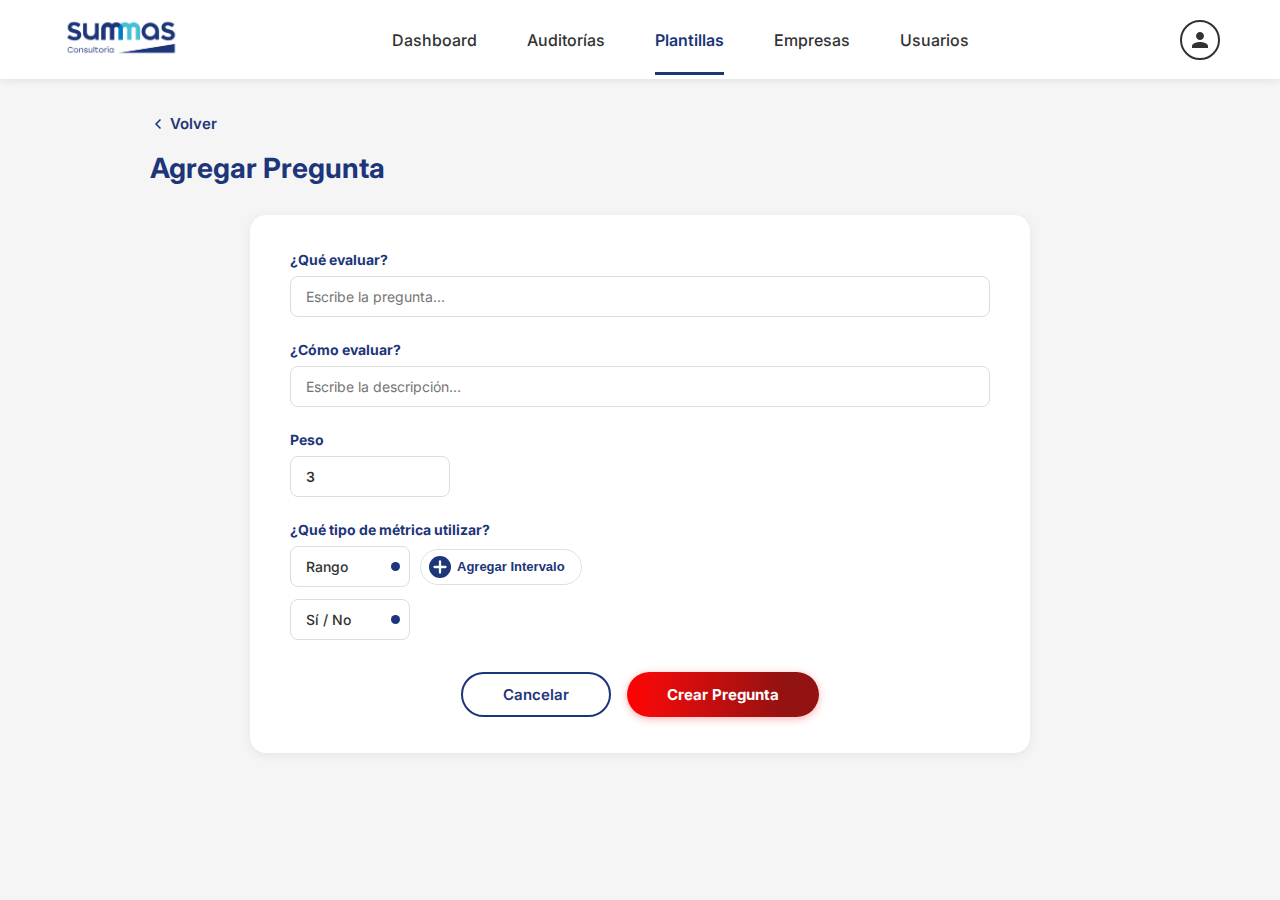
<file: plan/agregarpregunta.html>
<!DOCTYPE html>
<html lang="es">
<head>
    <meta charset="UTF-8">
    <meta name="viewport" content="width=device-width, initial-scale=1.0">
    <title>Summas - Agregar Pregunta</title>
    <link rel="preconnect" href="https://fonts.googleapis.com">
    <link rel="preconnect" href="https://fonts.gstatic.com" crossorigin>
    <link href="https://fonts.googleapis.com/css2?family=Inter:wght@400;500;600;700&display=swap" rel="stylesheet">
    <link rel="stylesheet" href="styleagregarpregunta.css">
</head>
<body>
    <header>
        <div class="logo-container">
            <img src="../LogoSummas.png" alt="Summas Consultoría">
        </div>
        <nav>
            <a href="../dash/dashboard.html">Dashboard</a>
            <a href="../au/auditorias.html">Auditorías</a>
            <a href="plantillas.html" class="active">Plantillas</a>
            <a href="../em/empresa.html">Empresas</a>
            <a href="../usu/usuario.html">Usuarios</a>
        </nav>
        <div class="user-icon" id="userIconBtn">
            <svg xmlns="http://www.w3.org/2000/svg" viewBox="0 0 24 24">
                <path d="M12 12c2.21 0 4-1.79 4-4s-1.79-4-4-4-4 1.79-4 4 1.79 4 4 4zm0 2c-2.67 0-8 1.34-8 4v2h16v-2c0-2.66-5.33-4-8-4z"/>
            </svg>
        </div>
    </header>

    <div class="content">
        <a href="javascript:history.back()" class="btn-volver">
            <svg xmlns="http://www.w3.org/2000/svg" width="16" height="16" viewBox="0 0 24 24" fill="none" stroke="currentColor" stroke-width="2.5" stroke-linecap="round" stroke-linejoin="round">
                <polyline points="15 18 9 12 15 6"></polyline>
            </svg>
            Volver
        </a>

        <h1 class="page-title">Agregar Pregunta</h1>

        <div class="form-card">

            <div class="form-group">
                <label>¿Qué evaluar?</label>
                <input type="text" class="form-control" id="inputQueEvaluar" placeholder="Escribe la pregunta...">
            </div>

            <div class="form-group">
                <label>¿Cómo evaluar?</label>
                <input type="text" class="form-control" id="inputComoEvaluar" placeholder="Escribe la descripción...">
            </div>

            <div class="form-group form-group-peso">
                <label>Peso</label>
                <input type="number" class="form-control input-peso" id="inputPeso" value="3" min="0" max="100">
            </div>

            <div class="form-group">
                <label>¿Qué tipo de métrica utilizar?</label>

                <div class="metrica-wrapper">

                    <!-- FILA RANGO -->
                    <div class="metrica-fila" id="filaRango">
                        <div class="select-wrapper">
                            <div class="form-control select-metrica" id="btnRango">Rango</div>
                            <span class="select-dot" id="dotRango"></span>
                        </div>
                        <div class="intervalos-row" id="intervalosRow" style="display:none;"></div>
                        <button class="btn-agregar-intervalo" id="btnAgregarIntervalo" style="display:flex;">
                            <svg xmlns="http://www.w3.org/2000/svg" width="22" height="22" viewBox="0 0 24 24">
                                <circle cx="12" cy="12" r="12" fill="#1D3579"/>
                                <line x1="12" y1="6" x2="12" y2="18" stroke="white" stroke-width="2.5" stroke-linecap="round"/>
                                <line x1="6" y1="12" x2="18" y2="12" stroke="white" stroke-width="2.5" stroke-linecap="round"/>
                            </svg>
                            Agregar Intervalo
                        </button>
                    </div>

                    <!-- FILA SI/NO: solo el botón, sin nada más -->
                    <div class="metrica-fila" id="filaSino">
                        <div class="select-wrapper">
                            <div class="form-control select-metrica" id="btnSino">Sí / No</div>
                            <span class="select-dot" id="dotSino"></span>
                        </div>
                    </div>

                </div>
            </div>

            <div class="bottom-actions">
                <button class="btn-cancelar" id="btnCancelar">Cancelar</button>
                <button class="btn-crear-pregunta" id="btnCrearPregunta">Crear Pregunta</button>
            </div>
        </div>
    </div>

    <!-- MODAL: NUEVO INTERVALO -->
    <div id="modalIntervalo" class="modal">
        <div class="modal-content modal-small">
            <div class="modal-header">
                <h2>Nuevo Intervalo</h2>
                <span class="close-modal" id="closeIntervalo">&times;</span>
            </div>
            <div class="modal-body">
                <div class="form-group">
                    <label id="labelIntervalo">Intervalo 1</label>
                    <div class="intervalo-inputs-row">
                        <select class="form-control select-pct" id="inputDesde"></select>
                        <span class="intervalo-sep">-</span>
                        <select class="form-control select-pct" id="inputHasta"></select>
                    </div>
                </div>
                <div class="form-group" style="margin-top:20px;">
                    <label>Puntaje del intervalo</label>
                    <select class="form-control" id="inputValor">
                        <option value="1">1</option>
                        <option value="2">2</option>
                        <option value="3" selected>3</option>
                        <option value="4">4</option>
                        <option value="5">5</option>
                        <option value="6">6</option>
                        <option value="7">7</option>
                        <option value="8">8</option>
                        <option value="9">9</option>
                        <option value="10">10</option>
                    </select>
                </div>
                <div class="modal-actions-center">
                    <button class="btn-crear-pregunta btn-ancho" id="btnConfirmarIntervalo">Crear</button>
                </div>
            </div>
        </div>
    </div>

    <!-- MODAL: ACCION COMPLETADA -->
    <div id="modalCompletado" class="modal">
        <div class="modal-content modal-small">
            <div class="modal-header">
                <h2>Acción completada</h2>
                <span class="close-modal" id="closeCompletado">&times;</span>
            </div>
            <div class="modal-body modal-completado-body">
                <p class="completado-texto">Los cambios se realizaron correctamente. Ya puedes cerrar esta ventana.</p>
            </div>
        </div>
    </div>

    <!-- MODAL: PERFIL -->
    <div id="profileModal" class="modal">
        <div class="modal-content">
            <div class="modal-header">
                <h2>Perfil de Usuario</h2>
                <span class="close-modal" id="closeProfileModal">&times;</span>
            </div>
            <div class="modal-body">
                <div class="profile-avatar">
                    <div class="avatar-circle">
                        <svg xmlns="http://www.w3.org/2000/svg" viewBox="0 0 24 24" fill="#1D3579">
                            <path d="M12 12c2.21 0 4-1.79 4-4s-1.79-4-4-4-4 1.79-4 4 1.79 4 4 4zm0 2c-2.67 0-8 1.34-8 4v2h16v-2c0-2.66-5.33-4-8-4z"/>
                        </svg>
                    </div>
                    <button class="btn-change-photo">Cambiar foto</button>
                </div>
                <div class="profile-info">
                    <div class="info-row">
                        <div class="info-group">
                            <label>Nombre completo</label>
                            <input type="text" value="Juan Pérez" readonly>
                        </div>
                        <div class="info-group">
                            <label>Email</label>
                            <input type="email" value="juan.perez@summas.com" readonly>
                        </div>
                    </div>
                    <div class="info-row">
                        <div class="info-group">
                            <label>Cargo</label>
                            <input type="text" value="Auditor Senior" readonly>
                        </div>
                        <div class="info-group">
                            <label>Departamento</label>
                            <input type="text" value="Control de Calidad" readonly>
                        </div>
                    </div>
                    <div class="info-row">
                        <div class="info-group">
                            <label>Teléfono</label>
                            <input type="tel" value="+51 999 888 777" readonly>
                        </div>
                        <div class="info-group">
                            <label>Fecha de ingreso</label>
                            <input type="text" value="15/03/2023" readonly>
                        </div>
                    </div>
                    <div class="info-row single">
                        <div class="info-group full-width">
                            <label>Permisos</label>
                            <div class="permissions-tags">
                                <span class="tag">Administrador</span>
                                <span class="tag">Auditorías</span>
                                <span class="tag">Reportes</span>
                                <span class="tag">Gestión de Usuarios</span>
                            </div>
                        </div>
                    </div>
                </div>
                <div class="modal-actions">
                    <button class="btn-secondary" id="btnEditProfile">Editar Perfil</button>
                    <button class="btn-primary" id="btnChangePassword">Cambiar Contraseña</button>
                    <button class="btn-danger" id="btnLogout">Cerrar Sesión</button>
                </div>
            </div>
        </div>
    </div>

    <script src="scriptagregarpregunta.js"></script>
</body>
</html>
</file>
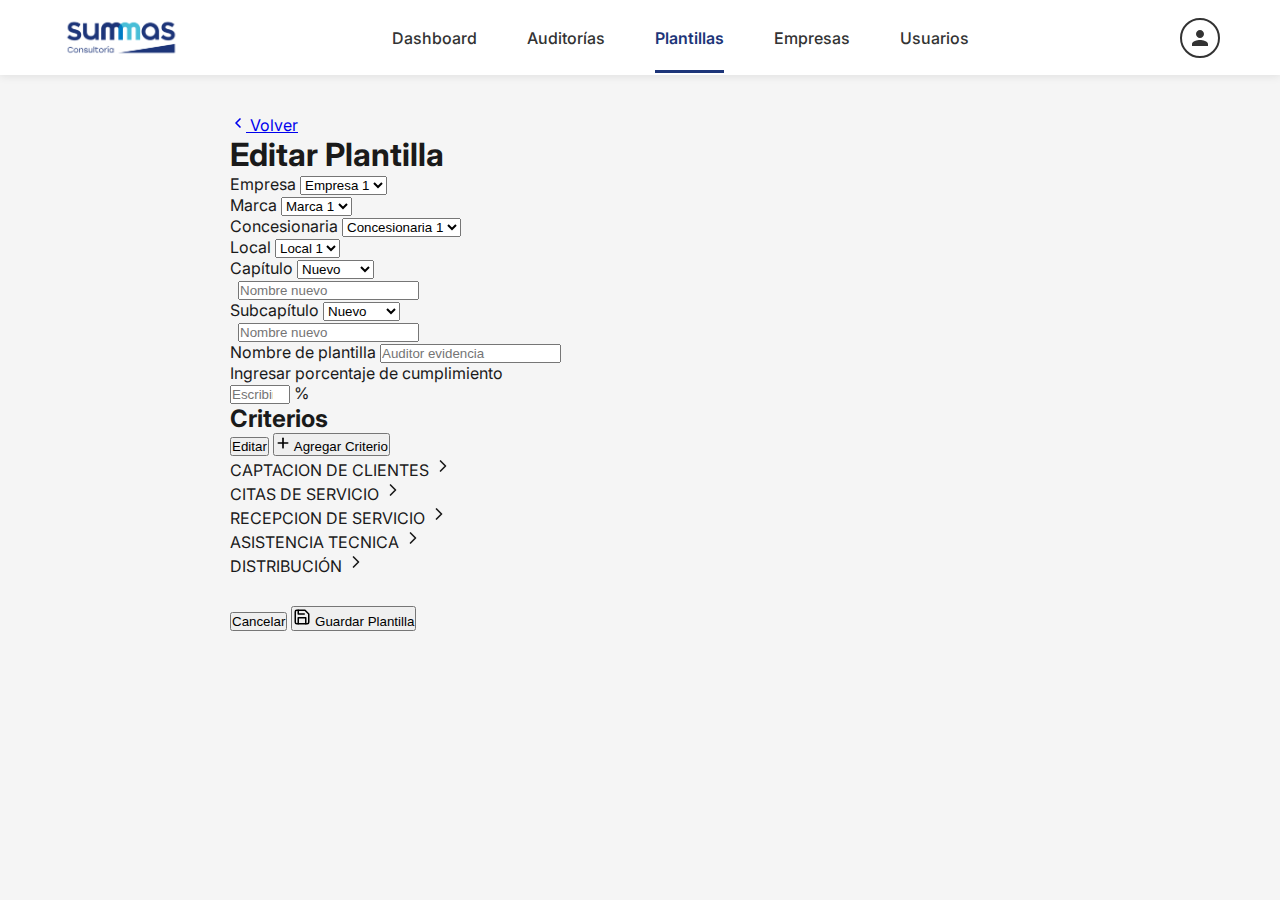
<file: plan/Editarplantilla.html>
<!DOCTYPE html>
<html lang="es">
<head>
    <meta charset="UTF-8">
    <meta name="viewport" content="width=device-width, initial-scale=1.0">
    <title>Summas - Editar Plantilla</title>
    <link rel="preconnect" href="https://fonts.googleapis.com">
    <link rel="preconnect" href="https://fonts.gstatic.com" crossorigin>
    <link href="https://fonts.googleapis.com/css2?family=Inter:wght@400;500;600;700&display=swap" rel="stylesheet">
    <link rel="stylesheet" href="styleeditar.css">
</head>
<body>
    <header>
        <div class="logo-container">
            <img src="../LogoSummas.png" alt="Summas Consultoría">
        </div>
        <nav>
            <a href="../dash/dashboard.html">Dashboard</a>
            <a href="../au/auditorias.html">Auditorías</a>
            <a href="plantillas.html" class="active">Plantillas</a>
            <a href="../em/empresa.html">Empresas</a>
            <a href="../usu/usuario.html">Usuarios</a>
        </nav>
        <div class="user-icon" id="userIconBtn">
            <svg xmlns="http://www.w3.org/2000/svg" viewBox="0 0 24 24">
                <path d="M12 12c2.21 0 4-1.79 4-4s-1.79-4-4-4-4 1.79-4 4 1.79 4 4 4zm0 2c-2.67 0-8 1.34-8 4v2h16v-2c0-2.66-5.33-4-8-4z"/>
            </svg>
        </div>
    </header>

    <div class="content">
        <a href="plantillas.html" class="btn-volver">
            <svg xmlns="http://www.w3.org/2000/svg" width="16" height="16" viewBox="0 0 24 24" fill="none" stroke="currentColor" stroke-width="2.5" stroke-linecap="round" stroke-linejoin="round">
                <polyline points="15 18 9 12 15 6"></polyline>
            </svg>
            Volver
        </a>

        <h1 class="page-title">Editar Plantilla</h1>

        <div class="form-section">
            <div class="form-row">
                <div class="form-group">
                    <label>Empresa</label>
                    <select class="form-control">
                        <option>Empresa 1</option>
                        <option>Empresa 2</option>
                    </select>
                </div>
                <div class="form-group">
                    <label>Marca</label>
                    <select class="form-control">
                        <option>Marca 1</option>
                        <option>Toyota</option>
                        <option>Honda</option>
                    </select>
                </div>
            </div>

            <div class="form-row">
                <div class="form-group">
                    <label>Concesionaria</label>
                    <select class="form-control">
                        <option>Concesionaria 1</option>
                        <option>Concesionaria 2</option>
                    </select>
                </div>
                <div class="form-group">
                    <label>Local</label>
                    <select class="form-control">
                        <option>Local 1</option>
                        <option>Local 2</option>
                    </select>
                </div>
            </div>

            <div class="form-row">
                <div class="form-group">
                    <label>Capítulo</label>
                    <select class="form-control">
                        <option>Nuevo</option>
                        <option>Existente</option>
                    </select>
                </div>
                <div class="form-group">
                    <label>&nbsp;</label>
                    <input type="text" class="form-control" placeholder="Nombre nuevo">
                </div>
            </div>

            <div class="form-row">
                <div class="form-group">
                    <label>Subcapítulo</label>
                    <select class="form-control">
                        <option>Nuevo</option>
                        <option>Existente</option>
                    </select>
                </div>
                <div class="form-group">
                    <label>&nbsp;</label>
                    <input type="text" class="form-control" placeholder="Nombre nuevo">
                </div>
            </div>

            <div class="form-row single">
                <div class="form-group">
                    <label>Nombre de plantilla</label>
                    <input type="text" class="form-control" placeholder="Auditor evidencia">
                </div>
            </div>

            <div class="cumplimiento-wrapper">
                <div class="cumplimiento-bar">
                    <span class="cumplimiento-label">Ingresar porcentaje de cumplimiento</span>
                    <div class="cumplimiento-input-group">
                        <input type="number" class="cumplimiento-input" placeholder="Escribir el numero" min="0" max="100">
                        <span class="cumplimiento-percent">%</span>
                    </div>
                </div>
            </div>
        </div>

        <!-- Criterios -->
        <div class="criterios-section">
            <div class="criterios-header">
                <h2 class="criterios-title">Criterios</h2>
                <div class="criterios-actions">
                    <button class="btn-editar-criterio" id="btnEditarCriterio">Editar</button>
                    <button class="btn-agregar-criterio" id="btnAgregarCriterio">
                        <svg xmlns="http://www.w3.org/2000/svg" width="16" height="16" viewBox="0 0 24 24" fill="none" stroke="currentColor" stroke-width="2.5" stroke-linecap="round" stroke-linejoin="round">
                            <line x1="12" y1="5" x2="12" y2="19"></line>
                            <line x1="5" y1="12" x2="19" y2="12"></line>
                        </svg>
                        Agregar Criterio
                    </button>
                </div>
            </div>

            <div class="criterios-list" id="criteriosList">
                <div class="criterio-item">
                    <span class="criterio-nombre">CAPTACION DE CLIENTES</span>
                    <svg class="criterio-arrow" xmlns="http://www.w3.org/2000/svg" width="20" height="20" viewBox="0 0 24 24" fill="none" stroke="currentColor" stroke-width="2" stroke-linecap="round" stroke-linejoin="round">
                        <polyline points="9 18 15 12 9 6"></polyline>
                    </svg>
                </div>
                <div class="criterio-item">
                    <span class="criterio-nombre">CITAS DE SERVICIO</span>
                    <svg class="criterio-arrow" xmlns="http://www.w3.org/2000/svg" width="20" height="20" viewBox="0 0 24 24" fill="none" stroke="currentColor" stroke-width="2" stroke-linecap="round" stroke-linejoin="round">
                        <polyline points="9 18 15 12 9 6"></polyline>
                    </svg>
                </div>
                <div class="criterio-item">
                    <span class="criterio-nombre">RECEPCION DE SERVICIO</span>
                    <svg class="criterio-arrow" xmlns="http://www.w3.org/2000/svg" width="20" height="20" viewBox="0 0 24 24" fill="none" stroke="currentColor" stroke-width="2" stroke-linecap="round" stroke-linejoin="round">
                        <polyline points="9 18 15 12 9 6"></polyline>
                    </svg>
                </div>
                <div class="criterio-item">
                    <span class="criterio-nombre">ASISTENCIA TECNICA</span>
                    <svg class="criterio-arrow" xmlns="http://www.w3.org/2000/svg" width="20" height="20" viewBox="0 0 24 24" fill="none" stroke="currentColor" stroke-width="2" stroke-linecap="round" stroke-linejoin="round">
                        <polyline points="9 18 15 12 9 6"></polyline>
                    </svg>
                </div>
                <div class="criterio-item">
                    <span class="criterio-nombre">DISTRIBUCIÓN</span>
                    <svg class="criterio-arrow" xmlns="http://www.w3.org/2000/svg" width="20" height="20" viewBox="0 0 24 24" fill="none" stroke="currentColor" stroke-width="2" stroke-linecap="round" stroke-linejoin="round">
                        <polyline points="9 18 15 12 9 6"></polyline>
                    </svg>
                </div>
            </div>
        </div>

        <!-- Botones finales -->
        <div class="bottom-actions">
            <button class="btn-cancelar" id="btnCancelar">Cancelar</button>
            <button class="btn-guardar-plantilla" id="btnGuardar">
                <svg xmlns="http://www.w3.org/2000/svg" width="18" height="18" viewBox="0 0 24 24" fill="none" stroke="currentColor" stroke-width="2" stroke-linecap="round" stroke-linejoin="round">
                    <path d="M19 21H5a2 2 0 0 1-2-2V5a2 2 0 0 1 2-2h11l5 5v11a2 2 0 0 1-2 2z"></path>
                    <polyline points="17 21 17 13 7 13 7 21"></polyline>
                    <polyline points="7 3 7 8 15 8"></polyline>
                </svg>
                Guardar Plantilla
            </button>
        </div>
    </div>

    <!-- ============================
         MODAL: EDITAR CRITERIOS
    ============================ -->
    <div id="modalEditarCriterios" class="modal">
        <div class="modal-content modal-editar-criterios">
            <div class="modal-header">
                <h2>Editar Criterios</h2>
                <span class="close-modal" id="closeEditarCriterios">&times;</span>
            </div>
            <div class="modal-body">
                <div class="ec-list" id="ecList">
                    <!-- Se genera dinámicamente desde JS -->
                </div>
                <div class="ec-bottom-actions">
                    <button class="btn-cancelar" id="btnCancelarEditar">Cancelar</button>
                    <button class="btn-guardar-plantilla" id="btnGuardarCriterios">
                        <svg xmlns="http://www.w3.org/2000/svg" width="18" height="18" viewBox="0 0 24 24" fill="none" stroke="currentColor" stroke-width="2" stroke-linecap="round" stroke-linejoin="round">
                            <path d="M19 21H5a2 2 0 0 1-2-2V5a2 2 0 0 1 2-2h11l5 5v11a2 2 0 0 1-2 2z"></path>
                            <polyline points="17 21 17 13 7 13 7 21"></polyline>
                            <polyline points="7 3 7 8 15 8"></polyline>
                        </svg>
                        Guardar Criterios
                    </button>
                </div>
            </div>
        </div>
    </div>

    <!-- ========================
         MODAL: NUEVO CRITERIO
    ======================== -->
    <div id="modalNuevoCriterio" class="modal">
        <div class="modal-content modal-small">
            <div class="modal-header">
                <h2>Nuevo Criterio</h2>
                <span class="close-modal" id="closeNuevoCriterio">&times;</span>
            </div>
            <div class="modal-body">
                <div class="form-group">
                    <label style="color:#1D3579;font-weight:600;font-size:13px;margin-bottom:8px;display:block;">Nombre del Criterio</label>
                    <input type="text" class="form-control" id="inputNombreCriterio" placeholder="Criterio x">
                </div>
                <div class="modal-actions-center">
                    <button class="btn-crear-criterio" id="btnCrearCriterio">Crear</button>
                </div>
            </div>
        </div>
    </div>

    <!-- ========================
         MODAL: GUARDAR CAMBIOS
    ======================== -->
    <div id="modalGuardar" class="modal">
        <div class="modal-content modal-small">
            <div class="modal-header">
                <h2>Guardar Cambios</h2>
                <span class="close-modal" id="closeGuardar">&times;</span>
            </div>
            <div class="modal-body modal-confirm-body">
                <p class="confirm-question">¿Esta seguro de guardar?</p>
                <p class="confirm-desc">Recuerda que todos los cambios que hayas realizado se guardarán de forma definitiva.</p>
                <div class="confirm-actions">
                    <button class="btn-si" id="btnConfirmarGuardar">Sí</button>
                    <button class="btn-no" id="btnCancelarGuardar">No</button>
                </div>
            </div>
        </div>
    </div>

    <!-- ========================
         MODAL: CANCELAR CAMBIOS
    ======================== -->
    <div id="modalCancelar" class="modal">
        <div class="modal-content modal-small">
            <div class="modal-header">
                <h2>Cancelar Cambios</h2>
                <span class="close-modal" id="closeCancelar">&times;</span>
            </div>
            <div class="modal-body modal-confirm-body">
                <p class="confirm-question">¿Esta seguro de salir?</p>
                <p class="confirm-desc">Recuerda que todos los cambios que hayas realizado serán cancelados y no se guardarán</p>
                <div class="confirm-actions">
                    <button class="btn-si" id="btnConfirmarCancelar">Sí</button>
                    <button class="btn-no" id="btnNoCancelar">No</button>
                </div>
            </div>
        </div>
    </div>
<!-- MODAL: EDITAR SUBCRITERIOS -->
<div id="modalEditarSubcriterios" class="modal">
    <div class="modal-content modal-editar-criterios">
        <div class="modal-header">
            <h2 id="tituloEditarSub">Editar Subcriterios</h2>
            <span class="close-modal" id="closeEditarSubcriterios">&times;</span>
        </div>
        <div class="modal-body">
            <a href="#" class="btn-volver" id="btnVolverEditarSub">
                <svg xmlns="http://www.w3.org/2000/svg" width="16" height="16" viewBox="0 0 24 24" fill="none" stroke="currentColor" stroke-width="2.5" stroke-linecap="round" stroke-linejoin="round">
                    <polyline points="15 18 9 12 15 6"></polyline>
                </svg>
                Volver
            </a>
            <div class="ec-list" id="ecListSub"></div>
            <div class="ec-bottom-actions">
                <button class="btn-cancelar" id="btnCancelarEditarSub">Cancelar</button>
                <button class="btn-guardar-plantilla" id="btnGuardarSubcriterios">
                    <svg xmlns="http://www.w3.org/2000/svg" width="18" height="18" viewBox="0 0 24 24" fill="none" stroke="currentColor" stroke-width="2" stroke-linecap="round" stroke-linejoin="round">
                        <path d="M19 21H5a2 2 0 0 1-2-2V5a2 2 0 0 1 2-2h11l5 5v11a2 2 0 0 1-2 2z"></path>
                        <polyline points="17 21 17 13 7 13 7 21"></polyline>
                        <polyline points="7 3 7 8 15 8"></polyline>
                    </svg>
                    Guardar Cambios
                </button>
            </div>
        </div>
    </div>
</div>

<!-- MODAL: CONFIRMAR GUARDAR SUBCRITERIOS -->
<div id="modalGuardarSub" class="modal">
    <div class="modal-content modal-small">
        <div class="modal-header">
            <h2>Guardar Cambios</h2>
            <span class="close-modal" id="closeGuardarSub">&times;</span>
        </div>
        <div class="modal-body modal-confirm-body">
            <p class="confirm-question">¿Esta seguro de guardar?</p>
            <p class="confirm-desc">Recuerda que todos los cambios que hayas realizado se guardarán de forma definitiva.</p>
            <div class="confirm-actions">
                <button class="btn-si" id="btnConfirmarGuardarSub">Sí</button>
                <button class="btn-no" id="btnNoGuardarSub">No</button>
            </div>
        </div>
    </div>
</div>

<!-- MODAL: CONFIRMAR CANCELAR SUBCRITERIOS -->
<div id="modalCancelarSub" class="modal">
    <div class="modal-content modal-small">
        <div class="modal-header">
            <h2>Cancelar Cambios</h2>
            <span class="close-modal" id="closeCancelarSub">&times;</span>
        </div>
        <div class="modal-body modal-confirm-body">
            <p class="confirm-question">¿Esta seguro de salir?</p>
            <p class="confirm-desc">Recuerda que todos los cambios que hayas realizado serán cancelados y no se guardarán.</p>
            <div class="confirm-actions">
                <button class="btn-si" id="btnConfirmarCancelarSub">Sí</button>
                <button class="btn-no" id="btnNoCancelarSub">No</button>
            </div>
        </div>
    </div>
</div>
    <!-- ========================
         MODAL: PERFIL DE USUARIO
    ======================== -->
    <div id="profileModal" class="modal">
        <div class="modal-content">
            <div class="modal-header">
                <h2>Perfil de Usuario</h2>
                <span class="close-modal" id="closeProfileModal">&times;</span>
            </div>
            <div class="modal-body">
                <div class="profile-avatar">
                    <div class="avatar-circle">
                        <svg xmlns="http://www.w3.org/2000/svg" viewBox="0 0 24 24" fill="#1D3579">
                            <path d="M12 12c2.21 0 4-1.79 4-4s-1.79-4-4-4-4 1.79-4 4 1.79 4 4 4zm0 2c-2.67 0-8 1.34-8 4v2h16v-2c0-2.66-5.33-4-8-4z"/>
                        </svg>
                    </div>
                    <button class="btn-change-photo">Cambiar foto</button>
                </div>
                <div class="profile-info">
                    <div class="info-row">
                        <div class="info-group">
                            <label>Nombre completo</label>
                            <input type="text" value="Juan Pérez" readonly>
                        </div>
                        <div class="info-group">
                            <label>Email</label>
                            <input type="email" value="juan.perez@summas.com" readonly>
                        </div>
                    </div>
                    <div class="info-row">
                        <div class="info-group">
                            <label>Cargo</label>
                            <input type="text" value="Auditor Senior" readonly>
                        </div>
                        <div class="info-group">
                            <label>Departamento</label>
                            <input type="text" value="Control de Calidad" readonly>
                        </div>
                    </div>
                    <div class="info-row">
                        <div class="info-group">
                            <label>Teléfono</label>
                            <input type="tel" value="+51 999 888 777" readonly>
                        </div>
                        <div class="info-group">
                            <label>Fecha de ingreso</label>
                            <input type="text" value="15/03/2023" readonly>
                        </div>
                    </div>
                    <div class="info-row single">
                        <div class="info-group full-width">
                            <label>Permisos</label>
                            <div class="permissions-tags">
                                <span class="tag">Administrador</span>
                                <span class="tag">Auditorías</span>
                                <span class="tag">Reportes</span>
                                <span class="tag">Gestión de Usuarios</span>
                            </div>
                        </div>
                    </div>
                </div>
                <div class="modal-actions">
                    <button class="btn-secondary" id="btnEditProfile">Editar Perfil</button>
                    <button class="btn-primary" id="btnChangePassword">Cambiar Contraseña</button>
                    <button class="btn-danger" id="btnLogout">Cerrar Sesión</button>
                </div>
            </div>
        </div>
    </div>

    <script src="scripteditar.js"></script>
</body>
</html>
</file>
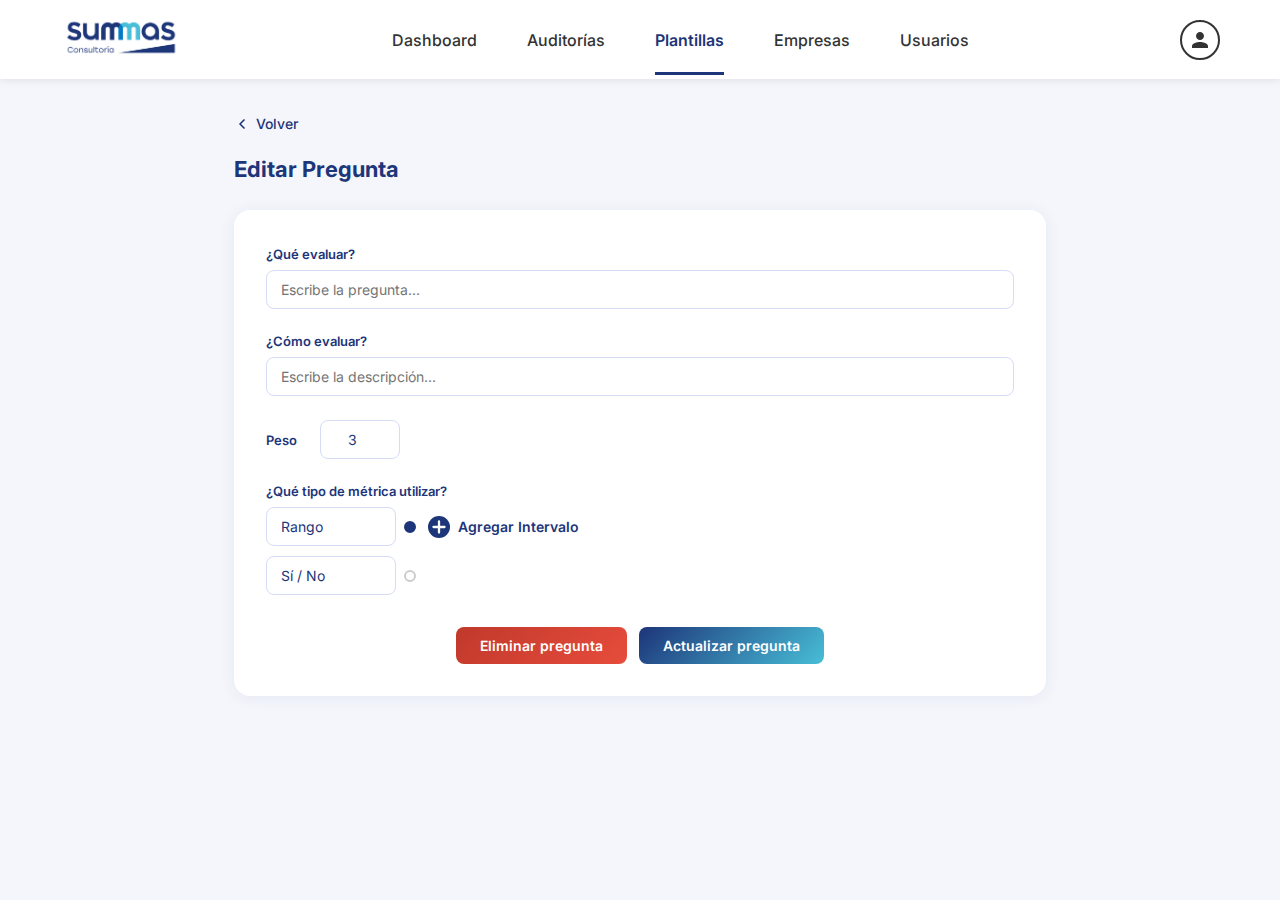
<file: plan/editarpregunta.html>
<!DOCTYPE html>
<html lang="es">
<head>
    <meta charset="UTF-8">
    <meta name="viewport" content="width=device-width, initial-scale=1.0">
    <title>Summas - Editar Pregunta</title>
    <link rel="preconnect" href="https://fonts.googleapis.com">
    <link rel="preconnect" href="https://fonts.gstatic.com" crossorigin>
    <link href="https://fonts.googleapis.com/css2?family=Inter:wght@400;500;600;700&display=swap" rel="stylesheet">
    <link rel="stylesheet" href="styleeditarpregunta.css">
</head>
<body>
    <header>
        <div class="logo-container">
            <img src="../LogoSummas.png" alt="Summas Consultoría">
        </div>
        <nav>
            <a href="../dash/dashboard.html">Dashboard</a>
            <a href="../au/auditorias.html">Auditorías</a>
            <a href="plantillas.html" class="active">Plantillas</a>
            <a href="../em/empresa.html">Empresas</a>
            <a href="../usu/usuario.html">Usuarios</a>
        </nav>
        <div class="user-icon" id="userIconBtn">
            <svg xmlns="http://www.w3.org/2000/svg" viewBox="0 0 24 24">
                <path d="M12 12c2.21 0 4-1.79 4-4s-1.79-4-4-4-4 1.79-4 4 1.79 4 4 4zm0 2c-2.67 0-8 1.34-8 4v2h16v-2c0-2.66-5.33-4-8-4z"/>
            </svg>
        </div>
    </header>

    <div class="content">
        <a href="javascript:history.back()" class="btn-volver">
            <svg xmlns="http://www.w3.org/2000/svg" width="16" height="16" viewBox="0 0 24 24" fill="none" stroke="currentColor" stroke-width="2.5" stroke-linecap="round" stroke-linejoin="round">
                <polyline points="15 18 9 12 15 6"></polyline>
            </svg>
            Volver
        </a>

        <h1 class="page-title">Editar Pregunta</h1>

        <div class="form-card">

            <div class="form-group">
                <label>¿Qué evaluar?</label>
                <input type="text" class="form-control" id="inputQueEvaluar" placeholder="Escribe la pregunta...">
            </div>

            <div class="form-group">
                <label>¿Cómo evaluar?</label>
                <input type="text" class="form-control" id="inputComoEvaluar" placeholder="Escribe la descripción...">
            </div>

            <div class="form-group form-group-peso">
                <label>Peso</label>
                <input type="number" class="form-control input-peso" id="inputPeso" value="3" min="0" max="100">
            </div>

            <div class="form-group">
                <label>¿Qué tipo de métrica utilizar?</label>
                <div class="metrica-wrapper">
                    <!-- FILA RANGO -->
                    <div class="metrica-fila" id="filaRango">
                        <div class="select-wrapper">
                            <div class="form-control select-metrica" id="btnRango">Rango</div>
                            <span class="select-dot" id="dotRango"></span>
                        </div>
                        <div class="intervalos-row" id="intervalosRow" style="display:none;"></div>
                        <button class="btn-agregar-intervalo" id="btnAgregarIntervalo" style="display:flex;">
                            <svg xmlns="http://www.w3.org/2000/svg" width="22" height="22" viewBox="0 0 24 24">
                                <circle cx="12" cy="12" r="12" fill="#1D3579"/>
                                <line x1="12" y1="6" x2="12" y2="18" stroke="white" stroke-width="2.5" stroke-linecap="round"/>
                                <line x1="6" y1="12" x2="18" y2="12" stroke="white" stroke-width="2.5" stroke-linecap="round"/>
                            </svg>
                            Agregar Intervalo
                        </button>
                    </div>
                    <!-- FILA SI/NO -->
                    <div class="metrica-fila" id="filaSino">
                        <div class="select-wrapper">
                            <div class="form-control select-metrica" id="btnSino">Sí / No</div>
                            <span class="select-dot" id="dotSino"></span>
                        </div>
                    </div>
                </div>
            </div>

            <div class="bottom-actions">
                <button class="btn-eliminar" id="btnEliminarPregunta">Eliminar pregunta</button>
                <button class="btn-actualizar" id="btnGuardarPregunta">Actualizar pregunta</button>
            </div>
        </div>
    </div>

    <!-- ========================
         MODAL: NUEVO INTERVALO
    ======================== -->
    <div id="modalIntervalo" class="modal">
        <div class="modal-content modal-small">
            <div class="modal-header">
                <h2>Nuevo Intervalo</h2>
                <span class="close-modal" id="closeIntervalo">&times;</span>
            </div>
            <div class="modal-body">
                <div class="form-group">
                    <label id="labelIntervalo">Intervalo 1</label>
                    <div class="intervalo-inputs-row">
                        <select class="form-control select-pct" id="inputDesde"></select>
                        <span class="intervalo-sep">-</span>
                        <select class="form-control select-pct" id="inputHasta"></select>
                    </div>
                </div>
                <div class="form-group" style="margin-top:20px;">
                    <label>Puntaje del intervalo</label>
                    <select class="form-control" id="inputValor">
                        <option value="1">1</option>
                        <option value="2">2</option>
                        <option value="3" selected>3</option>
                        <option value="4">4</option>
                        <option value="5">5</option>
                        <option value="6">6</option>
                        <option value="7">7</option>
                        <option value="8">8</option>
                        <option value="9">9</option>
                        <option value="10">10</option>
                    </select>
                </div>
                <div class="modal-actions-center">
                    <button class="btn-actualizar btn-ancho" id="btnConfirmarIntervalo">Crear</button>
                </div>
            </div>
        </div>
    </div>

    <!-- ========================
         MODAL: CONFIRMAR ACTUALIZAR
    ======================== -->
    <div id="modalConfirmarActualizar" class="modal">
        <div class="modal-content modal-small">
            <div class="modal-header modal-header-gradient">
                <h2>Guardar Cambios</h2>
                <span class="close-modal" id="closeConfirmarActualizar">&times;</span>
            </div>
            <div class="modal-body modal-confirm-body">
                <p class="confirm-titulo">¿Estás seguro de guardar?</p>
                <p class="confirm-subtexto">Recuerda que todos los cambios que hayas realizado se guardarán de forma definitiva.</p>
                <div class="confirm-actions">
                    <button class="btn-confirm-si" id="btnSiActualizar">Sí</button>
                    <button class="btn-confirm-no" id="btnNoActualizar">No</button>
                </div>
            </div>
        </div>
    </div>

    <!-- ========================
         MODAL: CONFIRMAR ELIMINAR
    ======================== -->
    <div id="modalConfirmarEliminar" class="modal">
        <div class="modal-content modal-small">
            <div class="modal-header modal-header-gradient">
                <h2>Eliminar pregunta</h2>
                <span class="close-modal" id="closeConfirmarEliminar">&times;</span>
            </div>
            <div class="modal-body modal-confirm-body">
                <p class="confirm-titulo">¿Estás seguro que quieres eliminar la pregunta?</p>
                <p class="confirm-subtexto">Recuerda que todos los cambios que hayas realizado se guardarán de forma definitiva.</p>
                <div class="confirm-actions">
                    <button class="btn-confirm-si" id="btnSiEliminar">Sí</button>
                    <button class="btn-confirm-no" id="btnNoEliminar">No</button>
                </div>
            </div>
        </div>
    </div>

    <!-- ========================
         MODAL: ACCION COMPLETADA
    ======================== -->
    <div id="modalCompletado" class="modal">
        <div class="modal-content modal-small">
            <div class="modal-header modal-header-gradient">
                <h2>Acción completada</h2>
                <span class="close-modal" id="closeCompletado">&times;</span>
            </div>
            <div class="modal-body modal-completado-body">
                <p class="completado-texto">Los cambios se realizaron correctamente. Ya puedes cerrar esta ventana.</p>
            </div>
        </div>
    </div>

    <!-- ========================
         MODAL: PERFIL
    ======================== -->
    <div id="profileModal" class="modal">
        <div class="modal-content">
            <div class="modal-header">
                <h2>Perfil de Usuario</h2>
                <span class="close-modal" id="closeProfileModal">&times;</span>
            </div>
            <div class="modal-body">
                <div class="profile-avatar">
                    <div class="avatar-circle">
                        <svg xmlns="http://www.w3.org/2000/svg" viewBox="0 0 24 24" fill="#1D3579">
                            <path d="M12 12c2.21 0 4-1.79 4-4s-1.79-4-4-4-4 1.79-4 4 1.79 4 4 4zm0 2c-2.67 0-8 1.34-8 4v2h16v-2c0-2.66-5.33-4-8-4z"/>
                        </svg>
                    </div>
                    <button class="btn-change-photo">Cambiar foto</button>
                </div>
                <div class="profile-info">
                    <div class="info-row">
                        <div class="info-group">
                            <label>Nombre completo</label>
                            <input type="text" value="Juan Pérez" readonly>
                        </div>
                        <div class="info-group">
                            <label>Email</label>
                            <input type="email" value="juan.perez@summas.com" readonly>
                        </div>
                    </div>
                    <div class="info-row">
                        <div class="info-group">
                            <label>Cargo</label>
                            <input type="text" value="Auditor Senior" readonly>
                        </div>
                        <div class="info-group">
                            <label>Departamento</label>
                            <input type="text" value="Control de Calidad" readonly>
                        </div>
                    </div>
                    <div class="info-row">
                        <div class="info-group">
                            <label>Teléfono</label>
                            <input type="tel" value="+51 999 888 777" readonly>
                        </div>
                        <div class="info-group">
                            <label>Fecha de ingreso</label>
                            <input type="text" value="15/03/2023" readonly>
                        </div>
                    </div>
                    <div class="info-row single">
                        <div class="info-group full-width">
                            <label>Permisos</label>
                            <div class="permissions-tags">
                                <span class="tag">Administrador</span>
                                <span class="tag">Auditorías</span>
                                <span class="tag">Reportes</span>
                                <span class="tag">Gestión de Usuarios</span>
                            </div>
                        </div>
                    </div>
                </div>
                <div class="modal-actions">
                    <button class="btn-secondary" id="btnEditProfile">Editar Perfil</button>
                    <button class="btn-primary" id="btnChangePassword">Cambiar Contraseña</button>
                    <button class="btn-danger" id="btnLogout">Cerrar Sesión</button>
                </div>
            </div>
        </div>
    </div>

    <script src="scripteditarpregunta.js"></script>
</body>
</html>
</file>
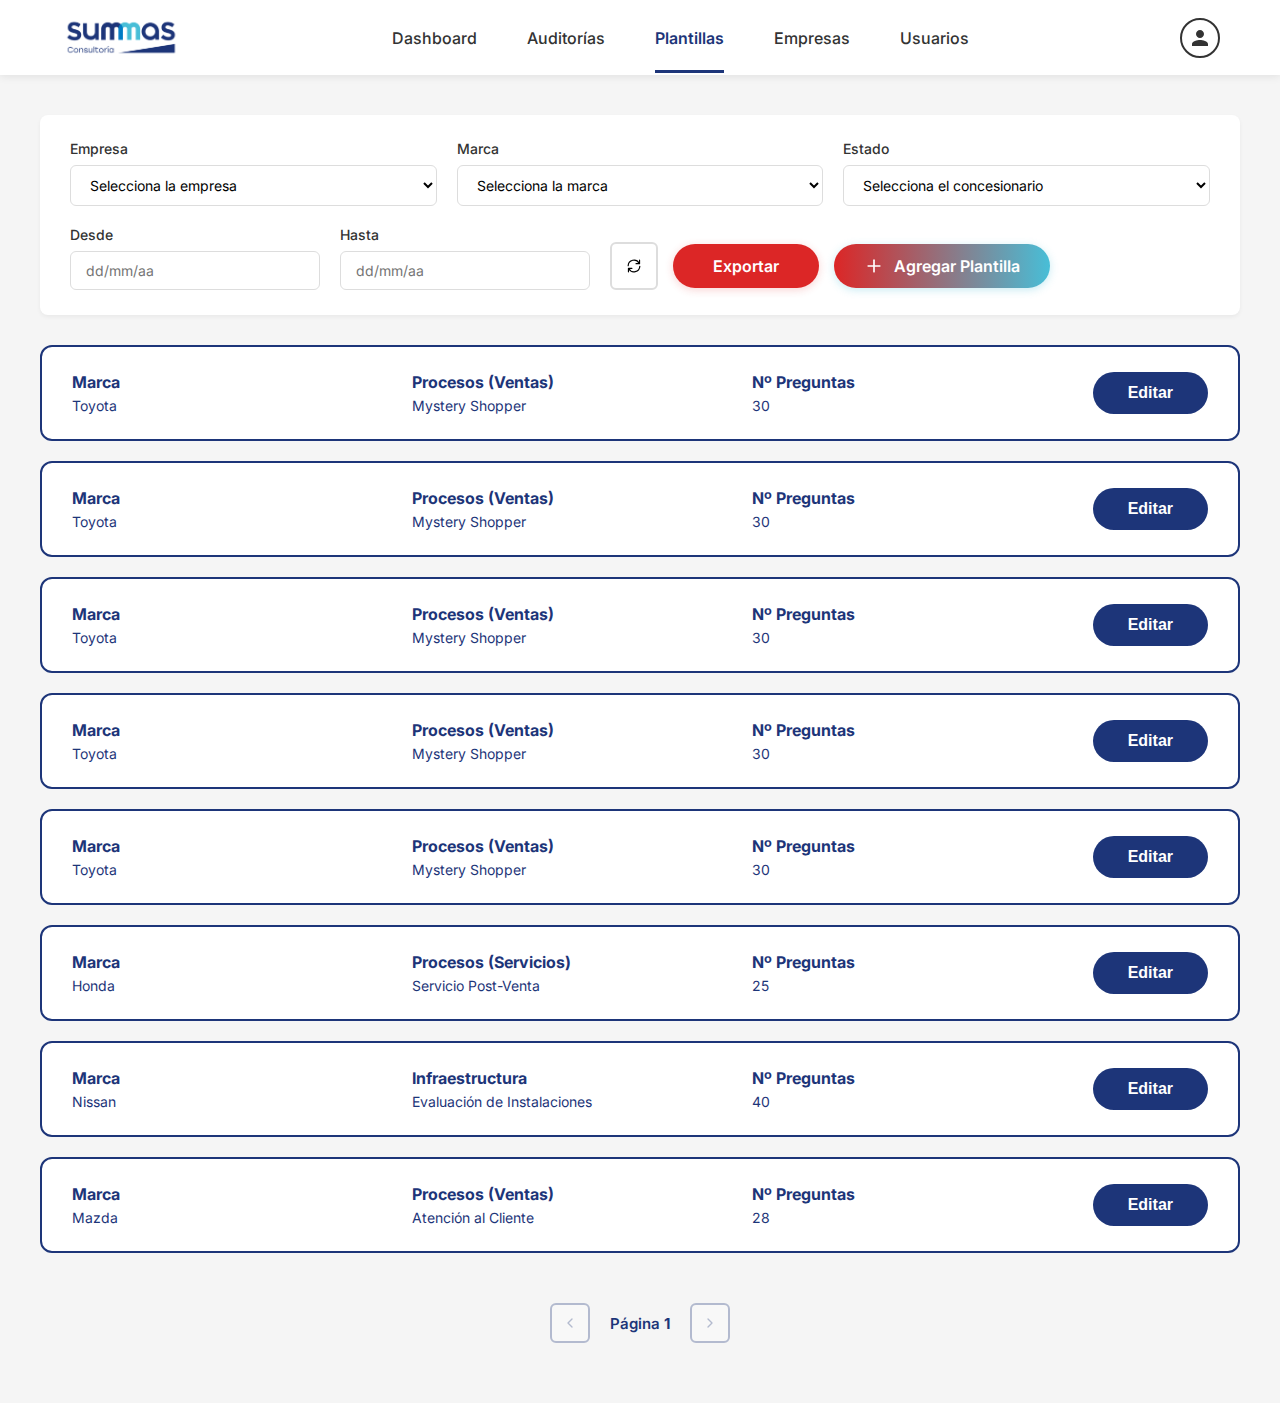
<file: plan/plantillas.html>
<!DOCTYPE html>
<html lang="es">
<head>
    <meta charset="UTF-8">
    <meta name="viewport" content="width=device-width, initial-scale=1.0">
    <title>Summas - Plantillas</title>
    <link rel="preconnect" href="https://fonts.googleapis.com">
    <link rel="preconnect" href="https://fonts.gstatic.com" crossorigin>
    <link href="https://fonts.googleapis.com/css2?family=Inter:wght@400;500;600;700&display=swap" rel="stylesheet">
    <link rel="stylesheet" href="styleplantillas.css">
</head>
<body>
    <header>
        <div class="logo-container">
            <img src="../LogoSummas.png" alt="Summas Consultoría">
        </div>
        
        <nav>
            <a href="../dash/dashboard.html">Dashboard</a>
            <a href="../au/auditorias.html">Auditorías</a>
            <a href="../plan/plantillas.html" class="active">Plantillas</a>
            <a href="../em/empresa.html">Empresas</a>
            <a href="../usu/usuario.html">Usuarios</a>
        </nav>
        
        <div class="user-icon">
            <svg xmlns="http://www.w3.org/2000/svg" viewBox="0 0 24 24">
                <path d="M12 12c2.21 0 4-1.79 4-4s-1.79-4-4-4-4 1.79-4 4 1.79 4 4 4zm0 2c-2.67 0-8 1.34-8 4v2h16v-2c0-2.66-5.33-4-8-4z"/>
            </svg>
        </div>
    </header>

    <div class="content">
        <!-- Filters Section -->
        <div class="filters-section">
            <div class="filter-row">
                <div class="filter-group">
                    <label>Empresa</label>
                    <select id="empresa" class="filter-select">
                        <option>Selecciona la empresa</option>
                    </select>
                </div>
                <div class="filter-group">
                    <label>Marca</label>
                    <select id="marca" class="filter-select">
                        <option>Selecciona la marca</option>
                    </select>
                </div>
                <div class="filter-group">
                    <label>Estado</label>
                    <select id="estado" class="filter-select">
                        <option>Selecciona el concesionario</option>
                    </select>
                </div>
            </div>
            
            <div class="filter-row">
                <div class="filter-group small">
                    <label>Desde</label>
                    <input type="text" id="desde" class="date-field" placeholder="dd/mm/aa">
                </div>
                <div class="filter-group small">
                    <label>Hasta</label>
                    <input type="text" id="hasta" class="date-field" placeholder="dd/mm/aa">
                </div>
                <div class="button-group">
                    <button class="btn-refresh refresh-btn">
                        <svg xmlns="http://www.w3.org/2000/svg" width="20" height="20" viewBox="0 0 24 24" fill="none" stroke="currentColor" stroke-width="2" stroke-linecap="round" stroke-linejoin="round">
                            <path d="M21.5 2v6h-6M2.5 22v-6h6M2 11.5a10 10 0 0 1 18.8-4.3M22 12.5a10 10 0 0 1-18.8 4.2"/>
                        </svg>
                    </button>
                    <button class="btn-export export-btn">Exportar</button>
                    <button class="btn-add add-btn">
                        <svg xmlns="http://www.w3.org/2000/svg" width="20" height="20" viewBox="0 0 24 24" fill="none" stroke="currentColor" stroke-width="2" stroke-linecap="round" stroke-linejoin="round">
                            <line x1="12" y1="5" x2="12" y2="19"></line>
                            <line x1="5" y1="12" x2="19" y2="12"></line>
                        </svg>
                        <span class="btn-add-text">Agregar Plantilla</span>
                    </button>
                </div>
            </div>
        </div>

        <!-- Plantillas List -->
        <div class="plantillas-list" id="plantillasList">
            <!-- Las plantillas se cargarán dinámicamente -->
        </div>

        <!-- Pagination -->
        <div class="pagination">
            <button class="pagination-btn" id="prevPage">
                <svg xmlns="http://www.w3.org/2000/svg" width="16" height="16" viewBox="0 0 24 24" fill="none" stroke="currentColor" stroke-width="2" stroke-linecap="round" stroke-linejoin="round">
                    <polyline points="15 18 9 12 15 6"></polyline>
                </svg>
            </button>
            <span class="pagination-info">Página <span id="currentPage">1</span></span>
            <button class="pagination-btn" id="nextPage">
                <svg xmlns="http://www.w3.org/2000/svg" width="16" height="16" viewBox="0 0 24 24" fill="none" stroke="currentColor" stroke-width="2" stroke-linecap="round" stroke-linejoin="round">
                    <polyline points="9 18 15 12 9 6"></polyline>
                </svg>
            </button>
        </div>
    </div>

    <!-- Modal Nueva Plantilla -->
    <div id="nuevaPlantillaModal" class="modal">
        <div class="modal-content modal-plantilla">
            <div class="modal-header">
                <h2>Nueva Plantilla</h2>
                <span class="close-modal" id="closeNuevaPlantilla">&times;</span>
            </div>
            <div class="modal-body">
                <form id="formNuevaPlantilla">
    <div class="form-row">
        <div class="form-group">
            <label>Empresa</label>
            <select class="form-control" id="empresaNueva" required>
                <option value="">Selecciona la empresa</option>
                <option value="Empresa 1">Empresa 1</option>
                <option value="Empresa 2">Empresa 2</option>
            </select>
        </div>
        <div class="form-group">
            <label>Marca</label>
            <select class="form-control" id="marcaNueva" required>
                <option value="">Selecciona la marca</option>
                <option value="Lexus">Lexus</option>
                <option value="Toyota">Toyota</option>
                <option value="Honda">Honda</option>
                <option value="Nissan">Nissan</option>
                <option value="Mazda">Mazda</option>
            </select>
        </div>
    </div>

    <div class="form-row">
        <div class="form-group">
            <label>Concesionaria</label>
            <select class="form-control" id="concesionarioNuevo" required>
                <option value="">Selecciona la concesionaria</option>
                <option value="Grupo Pana: Surco">Grupo Pana: Surco</option>
                <option value="Concesionario 1">Concesionario 1</option>
            </select>
        </div>
        <div class="form-group">
            <label>Local</label>
            <select class="form-control" id="localNuevo" required>
                <option value="">Selecciona el local</option>
                <option value="Local 1">Local 1</option>
                <option value="Local 2">Local 2</option>
            </select>
        </div>
    </div>

    <div class="form-row">
        <div class="form-group">
            <label>Capítulo</label>
            <select class="form-control" id="capituloNuevo" required>
                <option value="Nuevo">Nuevo</option>
                <option value="Existente">Existente</option>
            </select>
        </div>
        <div class="form-group">
            <label>&nbsp;</label>
            <input type="text" class="form-control" id="nombreCapitulo" placeholder="Nombre nuevo">
        </div>
    </div>

    <div class="form-row">
        <div class="form-group">
            <label>Subcapítulo</label>
            <select class="form-control" id="subcapituloSelect" required>
                <option value="Nuevo">Nuevo</option>
                <option value="Existente">Existente</option>
            </select>
        </div>
        <div class="form-group">
            <label>&nbsp;</label>
            <input type="text" class="form-control" id="nombreSubcapitulo" placeholder="Nombre nuevo">
        </div>
    </div>

    <div class="form-group">
        <label>Nombre de plantilla</label>
        <input type="text" class="form-control" id="nombrePlantilla" placeholder="Auditor evidencia" required>
    </div>

    <div class="modal-actions">
        <button type="button" class="btn-secondary" id="btnCancelarPlantilla">Cancelar</button>
        <button type="submit" class="btn-crear">Guardar</button>
    </div>
</form>
            </div>
        </div>
    </div>

    <!-- Modal Acción Completada -->
<div id="accionCompletadaModal" class="modal">
    <div class="modal-content modal-plantilla">
        <div class="modal-header">
            <h2>Acción completada</h2>
            <span class="close-modal" id="closeAccionCompletada">&times;</span>
        </div>
        <div class="modal-body" style="text-align: center; padding: 40px 30px;">
            <p style="color: #1D3579; font-size: 16px; font-weight: 500; line-height: 1.6;">
                Los cambios se realizaron correctamente.<br>Ya puedes cerrar esta ventana.
            </p>
            <div class="modal-actions" style="justify-content: center; border-top: none; margin-top: 25px;">
                <button class="btn-crear" id="btnCerrarAccion" style="flex: unset; padding: 12px 50px;">Cerrar</button>
            </div>
        </div>
    </div>
</div>

    <!-- Modal de Perfil -->
    <div id="profileModal" class="modal">
        <div class="modal-content">
            <div class="modal-header">
                <h2>Perfil de Usuario</h2>
                <span class="close-modal" onclick="document.getElementById('profileModal').classList.remove('show'); document.body.style.overflow='auto';">&times;</span>
            </div>
            <div class="modal-body">
                <div class="profile-avatar">
                    <div class="avatar-circle">
                        <svg xmlns="http://www.w3.org/2000/svg" viewBox="0 0 24 24" fill="#1D3579">
                            <path d="M12 12c2.21 0 4-1.79 4-4s-1.79-4-4-4-4 1.79-4 4 1.79 4 4 4zm0 2c-2.67 0-8 1.34-8 4v2h16v-2c0-2.66-5.33-4-8-4z"/>
                        </svg>
                    </div>
                    <button class="btn-change-photo">Cambiar foto</button>
                </div>
                
                <div class="profile-info">
                    <div class="info-row">
                        <div class="info-group">
                            <label>Nombre completo</label>
                            <input type="text" id="fullName" value="Juan Pérez" readonly>
                        </div>
                        <div class="info-group">
                            <label>Email</label>
                            <input type="email" id="email" value="juan.perez@summas.com" readonly>
                        </div>
                    </div>
                    
                    <div class="info-row">
                        <div class="info-group">
                            <label>Cargo</label>
                            <input type="text" id="position" value="Auditor Senior" readonly>
                        </div>
                        <div class="info-group">
                            <label>Departamento</label>
                            <input type="text" id="department" value="Control de Calidad" readonly>
                        </div>
                    </div>
                    
                    <div class="info-row">
                        <div class="info-group">
                            <label>Teléfono</label>
                            <input type="tel" id="phone" value="+51 999 888 777" readonly>
                        </div>
                        <div class="info-group">
                            <label>Fecha de ingreso</label>
                            <input type="text" id="joinDate" value="15/03/2023" readonly>
                        </div>
                    </div>
                    
                    <div class="info-row single">
                        <div class="info-group full-width">
                            <label>Permisos</label>
                            <div class="permissions-tags">
                                <span class="tag">Administrador</span>
                                <span class="tag">Auditorías</span>
                                <span class="tag">Reportes</span>
                                <span class="tag">Gestión de Usuarios</span>
                            </div>
                        </div>
                    </div>
                </div>
                
                <div class="modal-actions">
                    <button class="btn-secondary" id="btnEditProfile">Editar Perfil</button>
                    <button class="btn-primary" id="btnChangePassword">Cambiar Contraseña</button>
                    <button class="btn-danger" id="btnLogout">Cerrar Sesión</button>
                </div>
            </div>
        </div>
    </div>

    <script src="scriptplantillas.js"></script>
</body>
</html>
</file>
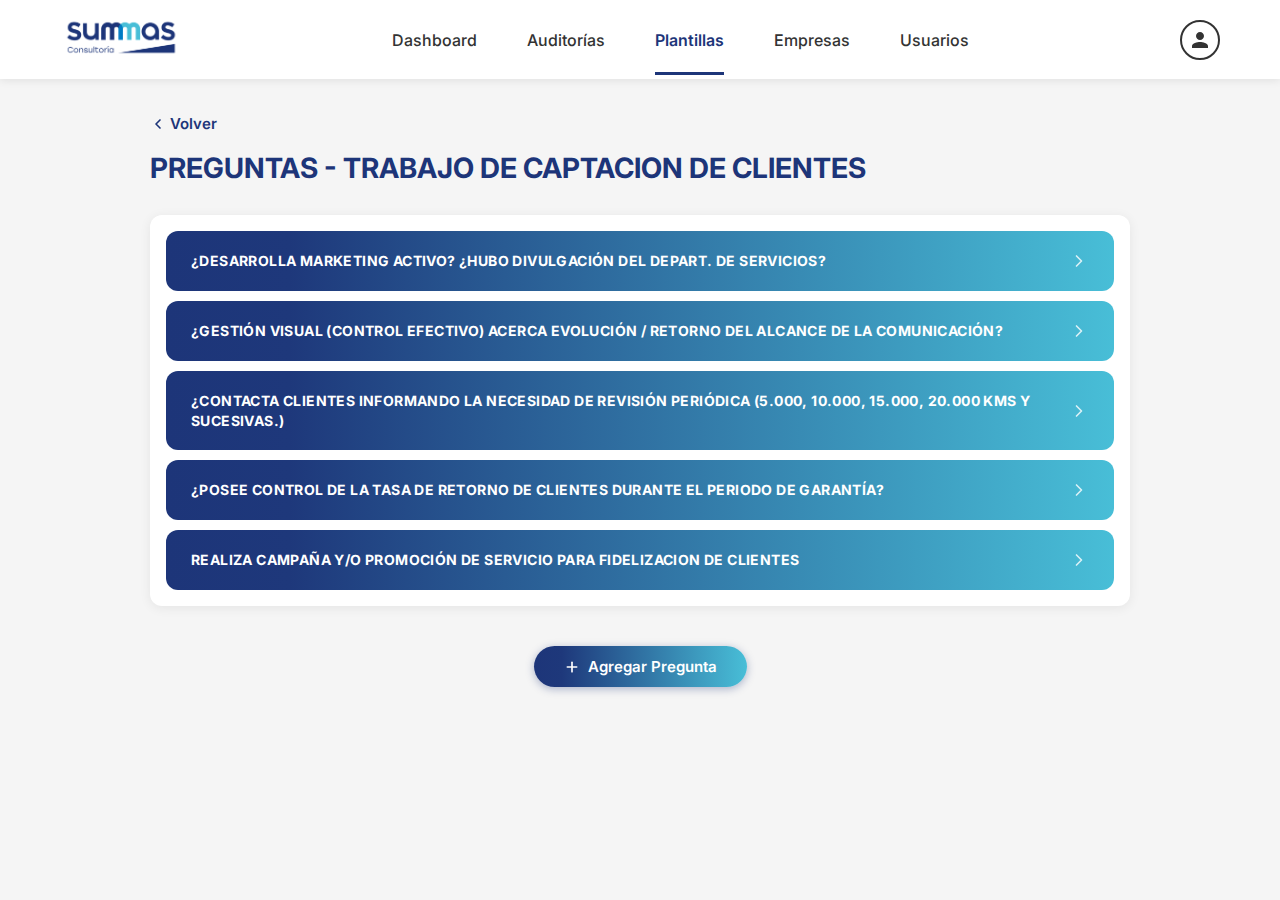
<file: plan/preguntas.html>
<!DOCTYPE html>
<html lang="es">
<head>
    <meta charset="UTF-8">
    <meta name="viewport" content="width=device-width, initial-scale=1.0">
    <title>Summas - Preguntas</title>
    <link rel="preconnect" href="https://fonts.googleapis.com">
    <link rel="preconnect" href="https://fonts.gstatic.com" crossorigin>
    <link href="https://fonts.googleapis.com/css2?family=Inter:wght@400;500;600;700&display=swap" rel="stylesheet">
    <link rel="stylesheet" href="stylepreguntas.css">
</head>
<body>
    <header>
        <div class="logo-container">
            <img src="../LogoSummas.png" alt="Summas Consultoría">
        </div>
        <nav>
            <a href="../dash/dashboard.html">Dashboard</a>
            <a href="../au/auditorias.html">Auditorías</a>
            <a href="plantillas.html" class="active">Plantillas</a>
            <a href="../em/empresa.html">Empresas</a>
            <a href="../usu/usuario.html">Usuarios</a>
        </nav>
        <div class="user-icon" id="userIconBtn">
            <svg xmlns="http://www.w3.org/2000/svg" viewBox="0 0 24 24">
                <path d="M12 12c2.21 0 4-1.79 4-4s-1.79-4-4-4-4 1.79-4 4 1.79 4 4 4zm0 2c-2.67 0-8 1.34-8 4v2h16v-2c0-2.66-5.33-4-8-4z"/>
            </svg>
        </div>
    </header>

    <div class="content">
        <a href="javascript:history.back()" class="btn-volver">
            <svg xmlns="http://www.w3.org/2000/svg" width="16" height="16" viewBox="0 0 24 24" fill="none" stroke="currentColor" stroke-width="2.5" stroke-linecap="round" stroke-linejoin="round">
                <polyline points="15 18 9 12 15 6"></polyline>
            </svg>
            Volver
        </a>

        <h1 class="page-title" id="pageTitle">PREGUNTAS - TRABAJO DE CAPTACION DE CLIENTES</h1>

        <div class="preguntas-section">
            <div class="preguntas-list" id="preguntasList">
                <div class="pregunta-item">
                    <span class="pregunta-nombre">¿DESARROLLA MARKETING ACTIVO? ¿HUBO DIVULGACIÓN DEL DEPART. DE SERVICIOS?</span>
                    <svg class="pregunta-arrow" xmlns="http://www.w3.org/2000/svg" width="20" height="20" viewBox="0 0 24 24" fill="none" stroke="currentColor" stroke-width="2" stroke-linecap="round" stroke-linejoin="round">
                        <polyline points="9 18 15 12 9 6"></polyline>
                    </svg>
                </div>
                <div class="pregunta-item">
                    <span class="pregunta-nombre">¿GESTIÓN VISUAL (CONTROL EFECTIVO) ACERCA EVOLUCIÓN / RETORNO DEL ALCANCE DE LA COMUNICACIÓN?</span>
                    <svg class="pregunta-arrow" xmlns="http://www.w3.org/2000/svg" width="20" height="20" viewBox="0 0 24 24" fill="none" stroke="currentColor" stroke-width="2" stroke-linecap="round" stroke-linejoin="round">
                        <polyline points="9 18 15 12 9 6"></polyline>
                    </svg>
                </div>
                <div class="pregunta-item">
                    <span class="pregunta-nombre">¿CONTACTA CLIENTES INFORMANDO LA NECESIDAD DE REVISIÓN PERIÓDICA (5.000, 10.000, 15.000, 20.000 KMS Y SUCESIVAS.)</span>
                    <svg class="pregunta-arrow" xmlns="http://www.w3.org/2000/svg" width="20" height="20" viewBox="0 0 24 24" fill="none" stroke="currentColor" stroke-width="2" stroke-linecap="round" stroke-linejoin="round">
                        <polyline points="9 18 15 12 9 6"></polyline>
                    </svg>
                </div>
                <div class="pregunta-item">
                    <span class="pregunta-nombre">¿POSEE CONTROL DE LA TASA DE RETORNO DE CLIENTES DURANTE EL PERIODO DE GARANTÍA?</span>
                    <svg class="pregunta-arrow" xmlns="http://www.w3.org/2000/svg" width="20" height="20" viewBox="0 0 24 24" fill="none" stroke="currentColor" stroke-width="2" stroke-linecap="round" stroke-linejoin="round">
                        <polyline points="9 18 15 12 9 6"></polyline>
                    </svg>
                </div>
                <div class="pregunta-item">
                    <span class="pregunta-nombre">REALIZA CAMPAÑA Y/O PROMOCIÓN DE SERVICIO PARA FIDELIZACION DE CLIENTES</span>
                    <svg class="pregunta-arrow" xmlns="http://www.w3.org/2000/svg" width="20" height="20" viewBox="0 0 24 24" fill="none" stroke="currentColor" stroke-width="2" stroke-linecap="round" stroke-linejoin="round">
                        <polyline points="9 18 15 12 9 6"></polyline>
                    </svg>
                </div>
            </div>
        </div>

        <div class="bottom-actions">
            <button class="btn-agregar" id="btnAgregarPregunta">
                <svg xmlns="http://www.w3.org/2000/svg" width="16" height="16" viewBox="0 0 24 24" fill="none" stroke="currentColor" stroke-width="2.5" stroke-linecap="round" stroke-linejoin="round">
                    <line x1="12" y1="5" x2="12" y2="19"></line>
                    <line x1="5" y1="12" x2="19" y2="12"></line>
                </svg>
                Agregar Pregunta
            </button>
        </div>
    </div>

    <!-- ========================
         MODAL: NUEVA PREGUNTA
    ======================== -->
    <div id="modalNuevaPregunta" class="modal">
        <div class="modal-content modal-small">
            <div class="modal-header">
                <h2>Nueva Pregunta</h2>
                <span class="close-modal" id="closeNuevaPregunta">&times;</span>
            </div>
            <div class="modal-body">
                <div class="form-group">
                    <label>Texto de la pregunta</label>
                    <textarea class="form-control textarea-control" id="inputNuevaPregunta" placeholder="Escribir pregunta..." rows="3"></textarea>
                </div>
                <div class="modal-actions-center">
                    <button class="btn-crear" id="btnCrearPregunta">Crear</button>
                </div>
            </div>
        </div>
    </div>

    <!-- Modal Perfil -->
    <div id="profileModal" class="modal">
        <div class="modal-content">
            <div class="modal-header">
                <h2>Perfil de Usuario</h2>
                <span class="close-modal" id="closeProfileModal">&times;</span>
            </div>
            <div class="modal-body">
                <div class="profile-avatar">
                    <div class="avatar-circle">
                        <svg xmlns="http://www.w3.org/2000/svg" viewBox="0 0 24 24" fill="#1D3579">
                            <path d="M12 12c2.21 0 4-1.79 4-4s-1.79-4-4-4-4 1.79-4 4 1.79 4 4 4zm0 2c-2.67 0-8 1.34-8 4v2h16v-2c0-2.66-5.33-4-8-4z"/>
                        </svg>
                    </div>
                    <button class="btn-change-photo">Cambiar foto</button>
                </div>
                <div class="profile-info">
                    <div class="info-row">
                        <div class="info-group">
                            <label>Nombre completo</label>
                            <input type="text" value="Juan Pérez" readonly>
                        </div>
                        <div class="info-group">
                            <label>Email</label>
                            <input type="email" value="juan.perez@summas.com" readonly>
                        </div>
                    </div>
                    <div class="info-row">
                        <div class="info-group">
                            <label>Cargo</label>
                            <input type="text" value="Auditor Senior" readonly>
                        </div>
                        <div class="info-group">
                            <label>Departamento</label>
                            <input type="text" value="Control de Calidad" readonly>
                        </div>
                    </div>
                    <div class="info-row">
                        <div class="info-group">
                            <label>Teléfono</label>
                            <input type="tel" value="+51 999 888 777" readonly>
                        </div>
                        <div class="info-group">
                            <label>Fecha de ingreso</label>
                            <input type="text" value="15/03/2023" readonly>
                        </div>
                    </div>
                    <div class="info-row single">
                        <div class="info-group full-width">
                            <label>Permisos</label>
                            <div class="permissions-tags">
                                <span class="tag">Administrador</span>
                                <span class="tag">Auditorías</span>
                                <span class="tag">Reportes</span>
                                <span class="tag">Gestión de Usuarios</span>
                            </div>
                        </div>
                    </div>
                </div>
                <div class="modal-actions">
                    <button class="btn-secondary" id="btnEditProfile">Editar Perfil</button>
                    <button class="btn-primary" id="btnChangePassword">Cambiar Contraseña</button>
                    <button class="btn-danger" id="btnLogout">Cerrar Sesión</button>
                </div>
            </div>
        </div>
    </div>

    <script src="scriptpreguntas.js"></script>
</body>
</html>
</file>
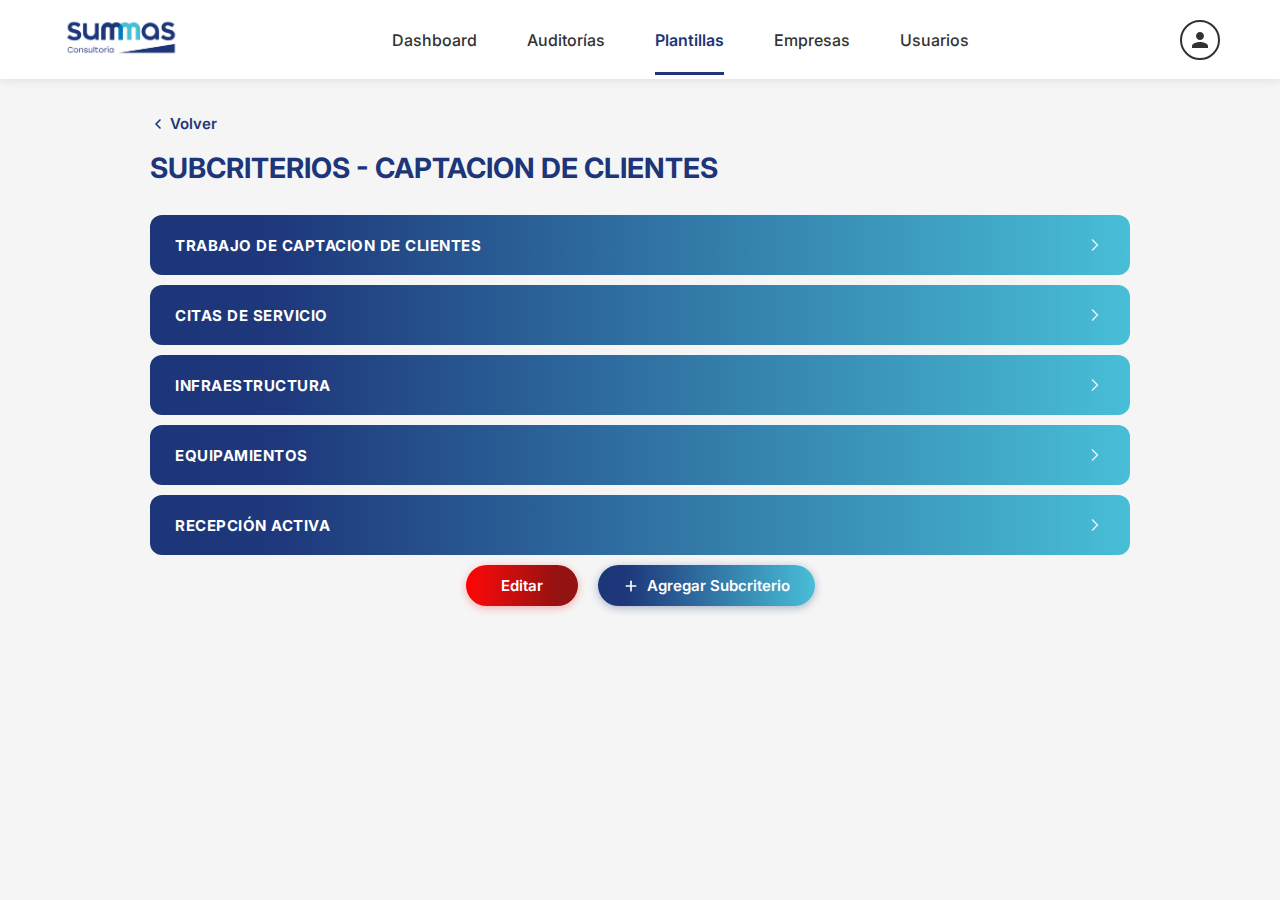
<file: plan/subcriterios.html>
<!DOCTYPE html>
<html lang="es">
<head>
    <meta charset="UTF-8">
    <meta name="viewport" content="width=device-width, initial-scale=1.0">
    <title>Summas - Subcriterios</title>
    <link rel="preconnect" href="https://fonts.googleapis.com">
    <link rel="preconnect" href="https://fonts.gstatic.com" crossorigin>
    <link href="https://fonts.googleapis.com/css2?family=Inter:wght@400;500;600;700&display=swap" rel="stylesheet">
    <link rel="stylesheet" href="stylesub.css">
</head>
<body>
    <header>
        <div class="logo-container">
            <img src="../LogoSummas.png" alt="Summas Consultoría">
        </div>
        <nav>
            <a href="../dash/dashboard.html">Dashboard</a>
            <a href="../au/auditorias.html">Auditorías</a>
            <a href="plantillas.html" class="active">Plantillas</a>
            <a href="../em/empresa.html">Empresas</a>
            <a href="../usu/usuario.html">Usuarios</a>
        </nav>
        <div class="user-icon" id="userIconBtn">
            <svg xmlns="http://www.w3.org/2000/svg" viewBox="0 0 24 24">
                <path d="M12 12c2.21 0 4-1.79 4-4s-1.79-4-4-4-4 1.79-4 4 1.79 4 4 4zm0 2c-2.67 0-8 1.34-8 4v2h16v-2c0-2.66-5.33-4-8-4z"/>
            </svg>
        </div>
    </header>

    <div class="content">
        <a href="javascript:history.back()" class="btn-volver">
            <svg xmlns="http://www.w3.org/2000/svg" width="16" height="16" viewBox="0 0 24 24" fill="none" stroke="currentColor" stroke-width="2.5" stroke-linecap="round" stroke-linejoin="round">
                <polyline points="15 18 9 12 15 6"></polyline>
            </svg>
            Volver
        </a>

        <h1 class="page-title" id="pageTitle">SUBCRITERIOS - CAPTACION DE CLIENTES</h1>

        <!-- Lista de subcriterios -->
        <div class="criterios-section">
            <div class="criterios-list" id="subcriteriosList">
                <div class="criterio-item">
                    <span class="criterio-nombre">TRABAJO DE CAPTACION DE CLIENTES</span>
                    <svg class="criterio-arrow" xmlns="http://www.w3.org/2000/svg" width="20" height="20" viewBox="0 0 24 24" fill="none" stroke="currentColor" stroke-width="2" stroke-linecap="round" stroke-linejoin="round">
                        <polyline points="9 18 15 12 9 6"></polyline>
                    </svg>
                </div>
                <div class="criterio-item">
                    <span class="criterio-nombre">CITAS DE SERVICIO</span>
                    <svg class="criterio-arrow" xmlns="http://www.w3.org/2000/svg" width="20" height="20" viewBox="0 0 24 24" fill="none" stroke="currentColor" stroke-width="2" stroke-linecap="round" stroke-linejoin="round">
                        <polyline points="9 18 15 12 9 6"></polyline>
                    </svg>
                </div>
                <div class="criterio-item">
                    <span class="criterio-nombre">INFRAESTRUCTURA</span>
                    <svg class="criterio-arrow" xmlns="http://www.w3.org/2000/svg" width="20" height="20" viewBox="0 0 24 24" fill="none" stroke="currentColor" stroke-width="2" stroke-linecap="round" stroke-linejoin="round">
                        <polyline points="9 18 15 12 9 6"></polyline>
                    </svg>
                </div>
                <div class="criterio-item">
                    <span class="criterio-nombre">EQUIPAMIENTOS</span>
                    <svg class="criterio-arrow" xmlns="http://www.w3.org/2000/svg" width="20" height="20" viewBox="0 0 24 24" fill="none" stroke="currentColor" stroke-width="2" stroke-linecap="round" stroke-linejoin="round">
                        <polyline points="9 18 15 12 9 6"></polyline>
                    </svg>
                </div>
                <div class="criterio-item">
                    <span class="criterio-nombre">RECEPCIÓN ACTIVA</span>
                    <svg class="criterio-arrow" xmlns="http://www.w3.org/2000/svg" width="20" height="20" viewBox="0 0 24 24" fill="none" stroke="currentColor" stroke-width="2" stroke-linecap="round" stroke-linejoin="round">
                        <polyline points="9 18 15 12 9 6"></polyline>
                    </svg>
                </div>
            </div>
        </div>

        <!-- Botones de acción -->
        <div class="bottom-actions">
            <button class="btn-editar" id="btnEditar">Editar</button>
            <button class="btn-agregar" id="btnAgregar">
                <svg xmlns="http://www.w3.org/2000/svg" width="16" height="16" viewBox="0 0 24 24" fill="none" stroke="currentColor" stroke-width="2.5" stroke-linecap="round" stroke-linejoin="round">
                    <line x1="12" y1="5" x2="12" y2="19"></line>
                    <line x1="5" y1="12" x2="19" y2="12"></line>
                </svg>
                Agregar Subcriterio
            </button>
        </div>
    </div>

    <!-- ========================
         MODAL: NUEVO SUBCRITERIO
    ======================== -->
    <div id="modalNuevoSubcriterio" class="modal">
        <div class="modal-content modal-small">
            <div class="modal-header">
                <h2>Nuevo Subcriterio</h2>
                <span class="close-modal" id="closeNuevoSubcriterio">&times;</span>
            </div>
            <div class="modal-body">
                <div class="form-group">
                    <label>Nombre del Criterio</label>
                    <select class="form-control" id="selectCriterioSub">
                        <option>Criterio X</option>
                        <option>CAPTACION DE CLIENTES</option>
                        <option>CITAS DE SERVICIO</option>
                        <option>RECEPCION DE SERVICIO</option>
                        <option>ASISTENCIA TECNICA</option>
                        <option>DISTRIBUCIÓN</option>
                    </select>
                </div>
                <div class="form-group" style="margin-top:15px;">
                    <label>Nombre del subcriterio</label>
                    <div class="input-row">
                        <select class="form-control select-small" id="selectTipoSub">
                            <option>Nuevo</option>
                            <option>Existente</option>
                        </select>
                        <input type="text" class="form-control" id="inputNombreSub" placeholder="Nombre nuevo">
                    </div>
                </div>
                <div class="modal-actions-center">
                    <button class="btn-crear" id="btnCrearSubcriterio">Crear</button>
                </div>
            </div>
        </div>
    </div>

    <!-- ========================
         MODAL: EDITAR SUBCRITERIOS
    ======================== -->
    <div id="modalEditarSubcriterios" class="modal">
        <div class="modal-content modal-editar">
            <div class="modal-header">
                <h2>Editar Subcriterios</h2>
                <span class="close-modal" id="closeEditarSub">&times;</span>
            </div>
            <div class="modal-body">
                <div class="ec-list" id="ecListSub"></div>
                <div class="ec-bottom-actions">
                    <button class="btn-cancelar-editar" id="btnCancelarEditar">Cancelar</button>
                    <button class="btn-guardar" id="btnGuardarEditar">
                        <svg xmlns="http://www.w3.org/2000/svg" width="18" height="18" viewBox="0 0 24 24" fill="none" stroke="currentColor" stroke-width="2" stroke-linecap="round" stroke-linejoin="round">
                            <path d="M19 21H5a2 2 0 0 1-2-2V5a2 2 0 0 1 2-2h11l5 5v11a2 2 0 0 1-2 2z"></path>
                            <polyline points="17 21 17 13 7 13 7 21"></polyline>
                            <polyline points="7 3 7 8 15 8"></polyline>
                        </svg>
                        Guardar Cambios
                    </button>
                </div>
            </div>
        </div>
    </div>

    <!-- ========================
         MODAL: CONFIRMAR GUARDAR
    ======================== -->
    <div id="modalGuardar" class="modal">
        <div class="modal-content modal-small">
            <div class="modal-header">
                <h2>Guardar Cambios</h2>
                <span class="close-modal" id="closeGuardar">&times;</span>
            </div>
            <div class="modal-body modal-confirm-body">
                <p class="confirm-question">¿Esta seguro de guardar?</p>
                <p class="confirm-desc">Recuerda que todos los cambios que hayas realizado se guardarán de forma definitiva.</p>
                <div class="confirm-actions">
                    <button class="btn-si" id="btnSiGuardar">Sí</button>
                    <button class="btn-no" id="btnNoGuardar">No</button>
                </div>
            </div>
        </div>
    </div>

    <!-- ========================
         MODAL: CONFIRMAR CANCELAR
    ======================== -->
    <div id="modalCancelar" class="modal">
        <div class="modal-content modal-small">
            <div class="modal-header">
                <h2>Cancelar Cambios</h2>
                <span class="close-modal" id="closeCancelar">&times;</span>
            </div>
            <div class="modal-body modal-confirm-body">
                <p class="confirm-question">¿Esta seguro de salir?</p>
                <p class="confirm-desc">Recuerda que todos los cambios que hayas realizado serán cancelados y no se guardarán.</p>
                <div class="confirm-actions">
                    <button class="btn-si" id="btnSiCancelar">Sí</button>
                    <button class="btn-no" id="btnNoCancelar">No</button>
                </div>
            </div>
        </div>
    </div>

    <!-- Modal Perfil -->
    <div id="profileModal" class="modal">
        <div class="modal-content">
            <div class="modal-header">
                <h2>Perfil de Usuario</h2>
                <span class="close-modal" id="closeProfileModal">&times;</span>
            </div>
            <div class="modal-body">
                <div class="profile-avatar">
                    <div class="avatar-circle">
                        <svg xmlns="http://www.w3.org/2000/svg" viewBox="0 0 24 24" fill="#1D3579">
                            <path d="M12 12c2.21 0 4-1.79 4-4s-1.79-4-4-4-4 1.79-4 4 1.79 4 4 4zm0 2c-2.67 0-8 1.34-8 4v2h16v-2c0-2.66-5.33-4-8-4z"/>
                        </svg>
                    </div>
                    <button class="btn-change-photo">Cambiar foto</button>
                </div>
                <div class="profile-info">
                    <div class="info-row">
                        <div class="info-group">
                            <label>Nombre completo</label>
                            <input type="text" value="Juan Pérez" readonly>
                        </div>
                        <div class="info-group">
                            <label>Email</label>
                            <input type="email" value="juan.perez@summas.com" readonly>
                        </div>
                    </div>
                    <div class="info-row">
                        <div class="info-group">
                            <label>Cargo</label>
                            <input type="text" value="Auditor Senior" readonly>
                        </div>
                        <div class="info-group">
                            <label>Departamento</label>
                            <input type="text" value="Control de Calidad" readonly>
                        </div>
                    </div>
                    <div class="info-row">
                        <div class="info-group">
                            <label>Teléfono</label>
                            <input type="tel" value="+51 999 888 777" readonly>
                        </div>
                        <div class="info-group">
                            <label>Fecha de ingreso</label>
                            <input type="text" value="15/03/2023" readonly>
                        </div>
                    </div>
                    <div class="info-row single">
                        <div class="info-group full-width">
                            <label>Permisos</label>
                            <div class="permissions-tags">
                                <span class="tag">Administrador</span>
                                <span class="tag">Auditorías</span>
                                <span class="tag">Reportes</span>
                                <span class="tag">Gestión de Usuarios</span>
                            </div>
                        </div>
                    </div>
                </div>
                <div class="modal-actions">
                    <button class="btn-secondary" id="btnEditProfile">Editar Perfil</button>
                    <button class="btn-primary" id="btnChangePassword">Cambiar Contraseña</button>
                    <button class="btn-danger" id="btnLogout">Cerrar Sesión</button>
                </div>
            </div>
        </div>
    </div>

    <script src="scriptsub.js"></script>
</body>
</html>
</file>
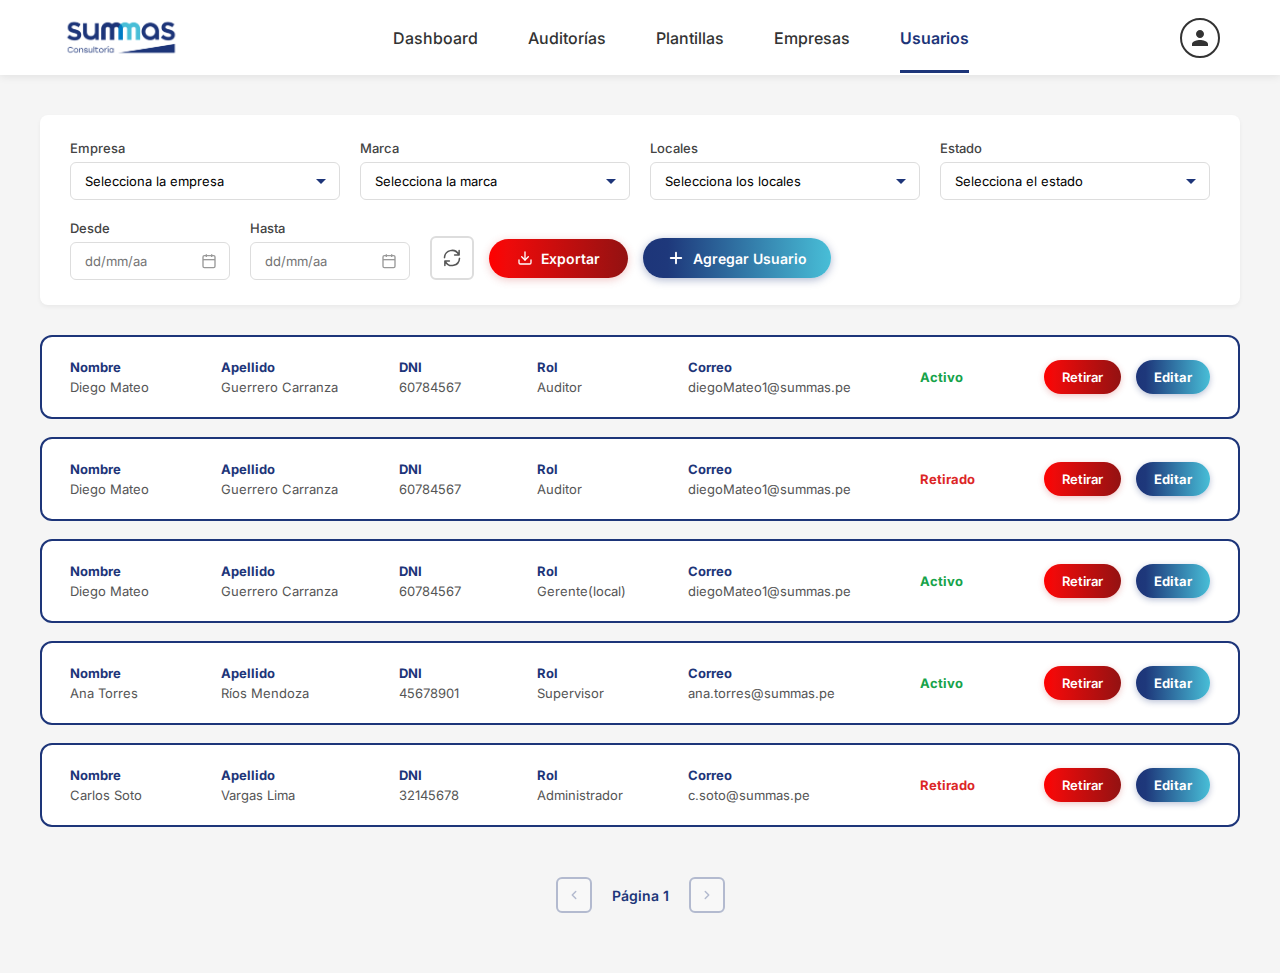
<file: usu/usuario.html>
<!DOCTYPE html>
<html lang="es">
<head>
    <meta charset="UTF-8">
    <meta name="viewport" content="width=device-width, initial-scale=1.0">
    <title>Summas - Usuarios</title>
    <link rel="preconnect" href="https://fonts.googleapis.com">
    <link rel="preconnect" href="https://fonts.gstatic.com" crossorigin>
    <link href="https://fonts.googleapis.com/css2?family=Inter:wght@400;500;600;700&display=swap" rel="stylesheet">
    <link rel="stylesheet" href="usuarios.css">
</head>
<body>

    <!-- HEADER -->
    <header>
        <div class="logo-container">
            <img src="../LogoSummas.png" alt="Summas Consultoría">
        </div>

        <nav>
            <a href="../dash/dashboard.html">Dashboard</a>
            <a href="../au/auditorias.html">Auditorías</a>
            <a href="../plan/plantillas.html">Plantillas</a>
            <a href="../em/empresa.html">Empresas</a>
            <a href="../usu/usuario.html" class="active">Usuarios</a>
        </nav>

        <div class="user-icon" onclick="document.getElementById('profileModal').classList.add('show')">
            <svg xmlns="http://www.w3.org/2000/svg" viewBox="0 0 24 24">
                <path d="M12 12c2.21 0 4-1.79 4-4s-1.79-4-4-4-4 1.79-4 4 1.79 4 4 4zm0 2c-2.67 0-8 1.34-8 4v2h16v-2c0-2.66-5.33-4-8-4z"/>
            </svg>
        </div>
    </header>

    <!-- CONTENT -->
    <div class="content">

        <!-- FILTERS -->
        <div class="filters-section">
            <div class="filter-row">
                <div class="filter-group">
                    <label>Empresa</label>
                    <select class="filter-select" id="filterEmpresa">
                        <option>Selecciona la empresa</option>
                        <option>Empresa 1</option>
                        <option>Empresa 2</option>
                    </select>
                </div>
                <div class="filter-group">
                    <label>Marca</label>
                    <select class="filter-select" id="filterMarca">
                        <option>Selecciona la marca</option>
                        <option>Toyota</option>
                        <option>Lexus</option>
                        <option>Honda</option>
                    </select>
                </div>
                <div class="filter-group">
                    <label>Locales</label>
                    <select class="filter-select" id="filterLocal">
                        <option>Selecciona los locales</option>
                        <option>Local 1</option>
                        <option>Local 2</option>
                    </select>
                </div>
                <div class="filter-group">
                    <label>Estado</label>
                    <select class="filter-select" id="filterEstado">
                        <option>Selecciona el estado</option>
                        <option>Activo</option>
                        <option>Retirado</option>
                    </select>
                </div>
            </div>

            <div class="filter-row">
                <div class="filter-group small">
                    <label>Desde</label>
                    <input type="text" class="date-field" placeholder="dd/mm/aa" id="filterDesde">
                </div>
                <div class="filter-group small">
                    <label>Hasta</label>
                    <input type="text" class="date-field" placeholder="dd/mm/aa" id="filterHasta">
                </div>
                <div class="button-group">
                    <button class="btn-refresh" title="Refrescar" onclick="renderUsuarios()">
                        <svg xmlns="http://www.w3.org/2000/svg" width="18" height="18" viewBox="0 0 24 24" fill="none" stroke="#555" stroke-width="2" stroke-linecap="round" stroke-linejoin="round">
                            <path d="M21.5 2v6h-6M2.5 22v-6h6M2 11.5a10 10 0 0 1 18.8-4.3M22 12.5a10 10 0 0 1-18.8 4.2"/>
                        </svg>
                    </button>
                    <button class="btn-export" onclick="exportar()">
                        <svg xmlns="http://www.w3.org/2000/svg" width="16" height="16" viewBox="0 0 24 24" fill="none" stroke="white" stroke-width="2" stroke-linecap="round" stroke-linejoin="round">
                            <path d="M21 15v4a2 2 0 0 1-2 2H5a2 2 0 0 1-2-2v-4"/>
                            <polyline points="7 10 12 15 17 10"/>
                            <line x1="12" y1="15" x2="12" y2="3"/>
                        </svg>
                        Exportar
                    </button>
                    <button class="btn-add-user" onclick="abrirModalNuevo()">
                        <svg xmlns="http://www.w3.org/2000/svg" width="18" height="18" viewBox="0 0 24 24" fill="none" stroke="white" stroke-width="2.5" stroke-linecap="round" stroke-linejoin="round">
                            <line x1="12" y1="5" x2="12" y2="19"/>
                            <line x1="5" y1="12" x2="19" y2="12"/>
                        </svg>
                        <span>Agregar Usuario</span>
                    </button>
                </div>
            </div>
        </div>

        <!-- USERS LIST -->
        <div class="usuarios-list" id="usuariosList"></div>

        <!-- PAGINATION -->
        <div class="pagination">
            <button class="pagination-btn" id="prevPage" onclick="cambiarPagina(-1)">
                <svg xmlns="http://www.w3.org/2000/svg" width="14" height="14" viewBox="0 0 24 24" fill="none" stroke="#1D3579" stroke-width="2.5" stroke-linecap="round" stroke-linejoin="round">
                    <polyline points="15 18 9 12 15 6"/>
                </svg>
            </button>
            <span class="pagination-info">Página <span id="currentPage">1</span></span>
            <button class="pagination-btn" id="nextPage" onclick="cambiarPagina(1)">
                <svg xmlns="http://www.w3.org/2000/svg" width="14" height="14" viewBox="0 0 24 24" fill="none" stroke="#1D3579" stroke-width="2.5" stroke-linecap="round" stroke-linejoin="round">
                    <polyline points="9 18 15 12 9 6"/>
                </svg>
            </button>
        </div>
    </div>

    <!-- ==========================================
         MODAL AGREGAR USUARIO
         ========================================== -->
    <div id="usuarioModal" class="modal">
        <div class="modal-content">
            <div class="modal-header">
                <h2>Agregar Usuario</h2>
                <span class="close-modal" onclick="cerrarModal('usuarioModal')">&times;</span>
            </div>
            <div class="modal-body">
                <form id="formUsuario" onsubmit="guardarUsuario(event)">
                    <div class="form-row">
                        <div class="form-group">
                            <label>Empresa</label>
                            <select class="form-control" id="inputEmpresa" required>
                                <option value="">Selecciona la empresa</option>
                                <option value="Empresa 1">Empresa 1</option>
                                <option value="Empresa 2">Empresa 2</option>
                            </select>
                        </div>
                        <div class="form-group">
                            <label>Marca</label>
                            <select class="form-control" id="inputMarca">
                                <option value="">Selecciona la marca</option>
                                <option value="Toyota">Toyota</option>
                                <option value="Lexus">Lexus</option>
                                <option value="Honda">Honda</option>
                            </select>
                        </div>
                    </div>
                    <div class="form-row">
                        <div class="form-group">
                            <label>Concesionaria</label>
                            <select class="form-control" id="inputConcesionaria">
                                <option value="">Selecciona la concesionaria</option>
                                <option value="Concesionaria 1">Concesionaria 1</option>
                            </select>
                        </div>
                        <div class="form-group">
                            <label>Local</label>
                            <select class="form-control" id="inputLocal">
                                <option value="">Selecciona el local</option>
                                <option value="Local 1">Local 1</option>
                            </select>
                        </div>
                    </div>
                    <div class="form-row">
                        <div class="form-group">
                            <label>Nombre</label>
                            <input type="text" class="form-control" id="inputNombre" placeholder="Ingresar nombre" required>
                        </div>
                        <div class="form-group">
                            <label>Apellido</label>
                            <input type="text" class="form-control" id="inputApellido" placeholder="Ingresar apellido" required>
                        </div>
                    </div>
                    <div class="form-row">
                        <div class="form-group">
                            <label>DNI</label>
                            <input type="text" class="form-control" id="inputDni" placeholder="Ingresar DNI" maxlength="8" required>
                        </div>
                        <div class="form-group">
                            <label>Correo</label>
                            <input type="email" class="form-control" id="inputCorreo" placeholder="Ingresar correo" required>
                        </div>
                    </div>
                    <div class="form-row">
                        <div class="form-group">
                            <label>Rol</label>
                            <select class="form-control" id="inputRol" required>
                                <option value="">Selecciona el rol</option>
                                <option value="Auditor">Auditor</option>
                                <option value="Gerente(local)">Gerente (local)</option>
                                <option value="Administrador">Administrador</option>
                                <option value="Supervisor">Supervisor</option>
                            </select>
                        </div>
                        <div class="form-group">
                            <label>Foto (opcional)</label>
                            <div class="foto-field">
                                <input type="text" class="form-control" id="inputFotoNombre" placeholder="Subir foto" readonly>
                                <button type="button" class="btn-upload" onclick="document.getElementById('inputFotoFile').click()">
                                    <svg xmlns="http://www.w3.org/2000/svg" width="16" height="16" viewBox="0 0 24 24" fill="none" stroke="#555" stroke-width="2" stroke-linecap="round" stroke-linejoin="round">
                                        <path d="M21 15v4a2 2 0 0 1-2 2H5a2 2 0 0 1-2-2v-4"/>
                                        <polyline points="17 8 12 3 7 8"/>
                                        <line x1="12" y1="3" x2="12" y2="15"/>
                                    </svg>
                                </button>
                                <input type="file" id="inputFotoFile" accept="image/*" style="display:none" onchange="mostrarNombreFoto(this)">
                            </div>
                        </div>
                    </div>
                    <div class="modal-actions" style="justify-content:center; border-top:none; margin-top:20px;">
                        <button type="submit" class="btn-guardar" style="padding:11px 60px;">Guardar</button>
                    </div>
                </form>
            </div>
        </div>
    </div>

    <!-- ==========================================
         MODAL EDITAR USUARIO
         ========================================== -->
    <div id="editarModal" class="modal">
        <div class="modal-content">
            <div class="modal-header">
                <h2>Editar Usuario</h2>
                <span class="close-modal" onclick="cerrarModal('editarModal')">&times;</span>
            </div>
            <div class="modal-body">
                <form id="formEditar" onsubmit="guardarEdicion(event)">
                    <div class="form-row">
                        <div class="form-group">
                            <label>Empresa</label>
                            <select class="form-control" id="editEmpresa" required>
                                <option value="">Selecciona la empresa</option>
                                <option value="Empresa 1">Empresa 1</option>
                                <option value="Empresa 2">Empresa 2</option>
                            </select>
                        </div>
                        <div class="form-group">
                            <label>Marca</label>
                            <select class="form-control" id="editMarca">
                                <option value="">Selecciona la marca</option>
                                <option value="Toyota">Toyota</option>
                                <option value="Lexus">Lexus</option>
                                <option value="Honda">Honda</option>
                            </select>
                        </div>
                    </div>
                    <div class="form-row">
                        <div class="form-group">
                            <label>Concesionaria</label>
                            <select class="form-control" id="editConcesionaria">
                                <option value="">Selecciona la concesionaria</option>
                                <option value="Concesionaria 1">Concesionaria 1</option>
                            </select>
                        </div>
                        <div class="form-group">
                            <label>Local</label>
                            <select class="form-control" id="editLocal">
                                <option value="">Selecciona el local</option>
                                <option value="Local 1">Local 1</option>
                            </select>
                        </div>
                    </div>
                    <div class="form-row">
                        <div class="form-group">
                            <label>Nombre</label>
                            <input type="text" class="form-control" id="editNombre" placeholder="Ingresar nombre" required>
                        </div>
                        <div class="form-group">
                            <label>Apellido</label>
                            <input type="text" class="form-control" id="editApellido" placeholder="Ingresar apellido" required>
                        </div>
                    </div>
                    <div class="form-row">
                        <div class="form-group">
                            <label>DNI</label>
                            <input type="text" class="form-control" id="editDni" placeholder="Ingresar DNI" maxlength="8" required>
                        </div>
                        <div class="form-group">
                            <label>Correo</label>
                            <input type="email" class="form-control" id="editCorreo" placeholder="Ingresar correo" required>
                        </div>
                    </div>
                    <div class="form-row">
                        <div class="form-group">
                            <label>Rol</label>
                            <select class="form-control" id="editRol" required>
                                <option value="">Selecciona el rol</option>
                                <option value="Auditor">Auditor</option>
                                <option value="Gerente(local)">Gerente (local)</option>
                                <option value="Administrador">Administrador</option>
                                <option value="Supervisor">Supervisor</option>
                            </select>
                        </div>
                        <div class="form-group">
                            <label>Foto (opcional)</label>
                            <div class="foto-field">
                                <input type="text" class="form-control" id="editFotoNombre" placeholder="Subir foto" readonly>
                                <button type="button" class="btn-upload" onclick="document.getElementById('editFotoFile').click()">
                                    <svg xmlns="http://www.w3.org/2000/svg" width="16" height="16" viewBox="0 0 24 24" fill="none" stroke="#555" stroke-width="2" stroke-linecap="round" stroke-linejoin="round">
                                        <path d="M21 15v4a2 2 0 0 1-2 2H5a2 2 0 0 1-2-2v-4"/>
                                        <polyline points="17 8 12 3 7 8"/>
                                        <line x1="12" y1="3" x2="12" y2="15"/>
                                    </svg>
                                </button>
                                <input type="file" id="editFotoFile" accept="image/*" style="display:none" onchange="mostrarNombreFotoEditar(this)">
                            </div>
                        </div>
                    </div>
                    <div class="form-row">
                        <div class="form-group">
                            <label>Estado</label>
                            <select class="form-control" id="editEstado" required>
                                <option value="Activo">Activo</option>
                                <option value="Retirado">Retirado</option>
                            </select>
                        </div>
                    </div>
                    <div class="modal-actions">
                        <button type="button" class="btn-cancelar" onclick="cerrarModal('editarModal')">Cancelar</button>
                        <button type="submit" class="btn-guardar">Guardar</button>
                    </div>
                </form>
            </div>
        </div>
    </div>

    <!-- ==========================================
         MODAL CONFIRMAR RETIRAR
         ========================================== -->
    <div id="retirarModal" class="modal">
        <div class="modal-content modal-sm">
            <div class="modal-header">
                <h2>¿Estás seguro de retirar este usuario?</h2>
                <span class="close-modal" onclick="cerrarModal('retirarModal')">&times;</span>
            </div>
            <div class="modal-body modal-success-body">
                <p><strong>Recuerda:</strong> Esta acción no se puede deshacer. Al eliminar la credencial, los cambios serán permanentes.</p>
                <div class="modal-actions" style="justify-content:center; border-top:none; margin-top:24px; gap:16px;">
                    <button class="btn-cancelar" onclick="cerrarModal('retirarModal')">Cancelar</button>
                    <button class="btn-retirar-confirm" onclick="confirmarRetiro()">Retirar</button>
                </div>
            </div>
        </div>
    </div>

    <!-- ==========================================
         MODAL ACCIÓN COMPLETADA
         ========================================== -->
    <div id="exitoModal" class="modal">
        <div class="modal-content modal-sm">
            <div class="modal-header">
                <h2>Acción completada</h2>
                <span class="close-modal" onclick="cerrarModal('exitoModal')">&times;</span>
            </div>
            <div class="modal-body modal-success-body">
                <p>Los cambios se realizaron correctamente.<br>Ya puedes cerrar esta ventana.</p>
            </div>
        </div>
    </div>

    <!-- MODAL PERFIL -->
    <div id="profileModal" class="modal">
        <div class="modal-content">
            <div class="modal-header">
                <h2>Perfil de Usuario</h2>
                <span class="close-modal" onclick="cerrarModal('profileModal')">&times;</span>
            </div>
            <div class="modal-body">
                <div class="profile-avatar">
                    <div class="avatar-circle">
                        <svg xmlns="http://www.w3.org/2000/svg" viewBox="0 0 24 24" fill="white" width="58" height="58">
                            <path d="M12 12c2.21 0 4-1.79 4-4s-1.79-4-4-4-4 1.79-4 4 1.79 4 4 4zm0 2c-2.67 0-8 1.34-8 4v2h16v-2c0-2.66-5.33-4-8-4z"/>
                        </svg>
                    </div>
                    <button class="btn-change-photo">Cambiar foto</button>
                </div>
                <div class="form-row">
                    <div class="form-group">
                        <label>Nombre completo</label>
                        <input type="text" class="form-control readonly" value="Juan Pérez" readonly>
                    </div>
                    <div class="form-group">
                        <label>Email</label>
                        <input type="email" class="form-control readonly" value="juan.perez@summas.com" readonly>
                    </div>
                </div>
                <div class="form-row">
                    <div class="form-group">
                        <label>Cargo</label>
                        <input type="text" class="form-control readonly" value="Auditor Senior" readonly>
                    </div>
                    <div class="form-group">
                        <label>Departamento</label>
                        <input type="text" class="form-control readonly" value="Control de Calidad" readonly>
                    </div>
                </div>
                <div class="form-row">
                    <div class="form-group">
                        <label>Teléfono</label>
                        <input type="text" class="form-control readonly" value="+51 999 888 777" readonly>
                    </div>
                    <div class="form-group">
                        <label>Fecha de ingreso</label>
                        <input type="text" class="form-control readonly" value="15/03/2023" readonly>
                    </div>
                </div>
                <div class="form-group">
                    <label>Permisos</label>
                    <div class="permissions-tags">
                        <span class="tag">Administrador</span>
                        <span class="tag">Auditorías</span>
                        <span class="tag">Reportes</span>
                        <span class="tag">Gestión de Usuarios</span>
                    </div>
                </div>
                <div class="modal-actions">
                    <button class="btn-cancelar">Editar Perfil</button>
                    <button class="btn-guardar">Cambiar Contraseña</button>
                    <button class="btn-danger" onclick="cerrarModal('profileModal')">Cerrar Sesión</button>
                </div>
            </div>
        </div>
    </div>

    <script src="usuarios.js"></script>
</body>
</html>
</file>
<file: au/styleauditorias.css>
* {
    margin: 0;
    padding: 0;
    box-sizing: border-box;
}

html {
    font-size: 16px;
    -webkit-text-size-adjust: 100%;
    -ms-text-size-adjust: 100%;
}

body {
    font-family: 'Inter', sans-serif;
    background-color: #f5f5f5;
    color: #1a1a1a;
    min-height: 100vh;
    overflow-x: hidden;
}

/* Header */
header {
    background-color: white;
    padding: 15px 60px;
    display: flex;
    align-items: center;
    justify-content: space-between;
    box-shadow: 0 2px 8px rgba(0, 0, 0, 0.08);
}

.logo-container {
    display: flex;
    align-items: center;
    flex-shrink: 0;
}

.logo-container img {
    height: 45px;
    width: auto;
}

nav {
    display: flex;
    gap: 50px;
    flex: 1;
    justify-content: center;
    align-items: center;
}

nav a {
    text-decoration: none;
    color: #333;
    font-size: 16px;
    font-weight: 500;
    padding: 10px 0;
    position: relative;
    transition: color 0.3s ease;
}

nav a:hover {
    color: #1D3579;
}

nav a.active {
    color: #1D3579;
    font-weight: 600;
}

nav a.active::after {
    content: '';
    position: absolute;
    bottom: -15px;
    left: 0;
    right: 0;
    height: 3px;
    background-color: #1D3579;
}

.user-icon {
    width: 40px;
    height: 40px;
    border-radius: 50%;
    border: 2px solid #333;
    display: flex;
    align-items: center;
    justify-content: center;
    cursor: pointer;
    transition: border-color 0.3s ease;
    flex-shrink: 0;
}

.user-icon:hover {
    border-color: #1D3579;
}

.user-icon svg {
    width: 24px;
    height: 24px;
    fill: #333;
}

/* Content */
.content {
    padding: 40px;
    max-width: 1400px;
    margin: 0 auto;
}

/* Filters Section */
.filters-section {
    background-color: white;
    padding: 25px 30px;
    border-radius: 8px;
    margin-bottom: 30px;
    box-shadow: 0 2px 4px rgba(0, 0, 0, 0.05);
}

.filter-row {
    display: flex;
    gap: 20px;
    align-items: flex-end;
}

.filter-group {
    flex: 1;
    display: flex;
    flex-direction: column;
}

.filter-group label {
    font-size: 14px;
    font-weight: 500;
    color: #333;
    margin-bottom: 8px;
}

.filter-select {
    padding: 10px 15px;
    border: 1px solid #ddd;
    border-radius: 6px;
    font-size: 14px;
    font-family: 'Inter', sans-serif;
    background-color: white;
    cursor: pointer;
    transition: border-color 0.3s ease;
}

.filter-select:hover {
    border-color: #1D3579;
}

.filter-select:focus {
    outline: none;
    border-color: #1D3579;
}

.button-group {
    display: flex;
    gap: 15px;
    align-items: center;
}

.btn-refresh,
.refresh-btn {
    background-color: transparent;
    border: 2px solid #ddd;
    border-radius: 6px;
    padding: 10px 15px;
    cursor: pointer;
    display: flex;
    align-items: center;
    justify-content: center;
    transition: all 0.3s ease;
    width: 48px;
    height: 48px;
}

.btn-refresh:hover,
.refresh-btn:hover {
    border-color: #1D3579;
    background-color: #f8f9fa;
}

.btn-export,
.export-btn {
    background: linear-gradient(135deg, #1D3579 0%, #48BED7 100%);
    border: none;
    border-radius: 6px;
    padding: 12px 40px;
    color: white;
    font-size: 16px;
    font-weight: 600;
    font-family: 'Inter', sans-serif;
    cursor: pointer;
    transition: transform 0.2s ease, box-shadow 0.3s ease;
    box-shadow: 0 2px 8px rgba(29, 53, 121, 0.2);
}

.btn-export:hover,
.export-btn:hover {
    transform: translateY(-2px);
    box-shadow: 0 4px 12px rgba(29, 53, 121, 0.3);
}

.btn-export:active,
.export-btn:active {
    transform: translateY(0);
}

.btn-add,
.add-btn {
    background: linear-gradient(135deg, #48BED7 0%, #1D3579 100%);
    border: none;
    border-radius: 50%;
    width: 48px;
    height: 48px;
    display: flex;
    align-items: center;
    justify-content: center;
    cursor: pointer;
    transition: transform 0.2s ease, box-shadow 0.3s ease;
    box-shadow: 0 2px 8px rgba(72, 190, 215, 0.3);
}

.btn-add:hover,
.add-btn:hover {
    transform: scale(1.1);
    box-shadow: 0 4px 12px rgba(72, 190, 215, 0.4);
}

.btn-add svg,
.add-btn svg {
    stroke: white;
}

/* Auditorías List */
.auditorias-list {
    display: flex;
    flex-direction: column;
    gap: 20px;
    margin-bottom: 30px;
}

.auditoria-card {
    background-color: white;
    border: 2px solid #1D3579;
    border-radius: 12px;
    padding: 20px 25px;
    display: grid;
    grid-template-columns: 1.2fr 1.2fr 0.9fr 0.9fr 0.8fr auto;
    gap: 20px;
    align-items: center;
    transition: transform 0.2s ease, box-shadow 0.3s ease;
}

.auditoria-card:hover {
    transform: translateY(-2px);
    box-shadow: 0 4px 12px rgba(29, 53, 121, 0.15);
}

.auditoria-info {
    display: flex;
    flex-direction: column;
    gap: 5px;
}

.auditoria-title {
    font-size: 15px;
    font-weight: 700;
    color: #1D3579;
    line-height: 1.3;
}

.auditoria-subtitle {
    font-size: 13px;
    color: #1D3579;
    font-weight: 400;
    line-height: 1.3;
}

.auditoria-date {
    text-align: center;
}

.auditoria-label {
    font-size: 12px;
    color: #1D3579;
    font-weight: 600;
    margin-bottom: 4px;
}

.auditoria-value {
    font-size: 13px;
    color: #1D3579;
    font-weight: 500;
}

.auditoria-compliance {
    text-align: center;
}

.auditoria-status {
    text-align: center;
}

.status-badge {
    font-size: 14px;
    font-weight: 700;
    color: #DC2626;
}

.status-badge.completed {
    color: #10B981;
}

.status-badge.in-progress {
    color: #F59E0B;
}

.auditoria-action {
    display: flex;
    justify-content: center;
}

.btn-ir {
    background-color: #DC2626;
    border: none;
    border-radius: 20px;
    color: white;
    font-size: 14px;
    font-weight: 700;
    padding: 10px 28px;
    cursor: pointer;
    transition: transform 0.2s ease, box-shadow 0.3s ease;
    min-width: 70px;
    white-space: nowrap;
}

.btn-ir:hover {
    transform: scale(1.05);
    box-shadow: 0 4px 12px rgba(220, 38, 38, 0.3);
}

.btn-ir:active {
    transform: scale(0.98);
}

/* Pagination */
.pagination {
    display: flex;
    align-items: center;
    justify-content: center;
    gap: 20px;
    padding: 20px 0;
}

.pagination-btn {
    background-color: white;
    border: 2px solid #1D3579;
    border-radius: 6px;
    width: 40px;
    height: 40px;
    display: flex;
    align-items: center;
    justify-content: center;
    cursor: pointer;
    transition: all 0.3s ease;
}

.pagination-btn:hover:not(:disabled) {
    background-color: #1D3579;
}

.pagination-btn:hover:not(:disabled) svg {
    stroke: white;
}

.pagination-btn:disabled {
    opacity: 0.3;
    cursor: not-allowed;
}

.pagination-btn svg {
    stroke: #1D3579;
    transition: stroke 0.3s ease;
}

.pagination-info {
    font-size: 15px;
    color: #1D3579;
    font-weight: 600;
}

#currentPage {
    font-weight: 700;
}

/* Modal de Perfil */
.modal {
    display: none;
    position: fixed;
    z-index: 1000;
    left: 0;
    top: 0;
    width: 100%;
    height: 100%;
    overflow: auto;
    background-color: rgba(0, 0, 0, 0.5);
    animation: fadeIn 0.3s ease;
}

.modal.show {
    display: flex;
    align-items: center;
    justify-content: center;
}

@keyframes fadeIn {
    from {
        opacity: 0;
    }
    to {
        opacity: 1;
    }
}

@keyframes slideDown {
    from {
        transform: translateY(-50px);
        opacity: 0;
    }
    to {
        transform: translateY(0);
        opacity: 1;
    }
}

@keyframes slideInRight {
    from {
        transform: translateX(400px);
        opacity: 0;
    }
    to {
        transform: translateX(0);
        opacity: 1;
    }
}

@keyframes slideOutRight {
    from {
        transform: translateX(0);
        opacity: 1;
    }
    to {
        transform: translateX(400px);
        opacity: 0;
    }
}

.modal-content {
    background-color: white;
    border-radius: 16px;
    width: 90%;
    max-width: 800px;
    max-height: 90vh;
    overflow-y: auto;
    box-shadow: 0 10px 40px rgba(0, 0, 0, 0.2);
    animation: slideDown 0.3s ease;
}

.modal-header {
    display: flex;
    justify-content: space-between;
    align-items: center;
    padding: 25px 30px;
    border-bottom: 2px solid #E5E7EB;
}

.modal-header h2 {
    color: #1D3579;
    font-size: 24px;
    font-weight: 700;
    margin: 0;
}

.close-modal {
    color: #666;
    font-size: 32px;
    font-weight: 300;
    cursor: pointer;
    transition: color 0.3s ease;
    line-height: 1;
}

.close-modal:hover {
    color: #1D3579;
}

.modal-body {
    padding: 30px;
}

.profile-avatar {
    display: flex;
    flex-direction: column;
    align-items: center;
    gap: 20px;
    margin-bottom: 35px;
}

.avatar-circle {
    width: 120px;
    height: 120px;
    border-radius: 50%;
    background: linear-gradient(135deg, #1D3579 0%, #48BED7 100%);
    display: flex;
    align-items: center;
    justify-content: center;
    box-shadow: 0 4px 12px rgba(29, 53, 121, 0.3);
}

.avatar-circle svg {
    width: 70px;
    height: 70px;
    fill: white;
}

.btn-change-photo {
    background-color: transparent;
    border: 2px solid #1D3579;
    color: #1D3579;
    padding: 10px 25px;
    border-radius: 8px;
    font-size: 14px;
    font-weight: 600;
    cursor: pointer;
    transition: all 0.3s ease;
}

.btn-change-photo:hover {
    background-color: #1D3579;
    color: white;
}

.profile-info {
    display: flex;
    flex-direction: column;
    gap: 20px;
}

.info-row {
    display: grid;
    grid-template-columns: 1fr 1fr;
    gap: 20px;
}

.info-row.single {
    grid-template-columns: 1fr;
}

.info-group {
    display: flex;
    flex-direction: column;
    gap: 8px;
}

.info-group.full-width {
    width: 100%;
}

.info-group label {
    font-size: 14px;
    font-weight: 600;
    color: #1D3579;
}

.info-group input {
    padding: 12px 15px;
    border: 2px solid #E5E7EB;
    border-radius: 8px;
    font-size: 15px;
    font-family: 'Inter', sans-serif;
    color: #333;
    background-color: #f9fafb;
    transition: border-color 0.3s ease;
}

.info-group input:not([readonly]):focus {
    outline: none;
    border-color: #1D3579;
    background-color: white;
}

.info-group input[readonly] {
    cursor: default;
}

.permissions-tags {
    display: flex;
    flex-wrap: wrap;
    gap: 10px;
    padding: 10px 0;
}

.tag {
    background: linear-gradient(135deg, #1D3579 0%, #48BED7 100%);
    color: white;
    padding: 8px 16px;
    border-radius: 20px;
    font-size: 13px;
    font-weight: 600;
    display: inline-block;
}

.modal-actions {
    display: flex;
    gap: 15px;
    margin-top: 30px;
    padding-top: 25px;
    border-top: 2px solid #E5E7EB;
    flex-wrap: wrap;
}

.btn-primary,
.btn-secondary,
.btn-danger {
    padding: 12px 30px;
    border-radius: 8px;
    font-size: 15px;
    font-weight: 600;
    font-family: 'Inter', sans-serif;
    cursor: pointer;
    transition: all 0.3s ease;
    border: none;
    flex: 1;
    min-width: 150px;
}

.btn-primary {
    background: linear-gradient(135deg, #1D3579 0%, #48BED7 100%);
    color: white;
    box-shadow: 0 2px 8px rgba(29, 53, 121, 0.2);
}

.btn-primary:hover {
    transform: translateY(-2px);
    box-shadow: 0 4px 12px rgba(29, 53, 121, 0.3);
}

.btn-secondary {
    background-color: white;
    color: #1D3579;
    border: 2px solid #1D3579;
}

.btn-secondary:hover {
    background-color: #1D3579;
    color: white;
}

.btn-danger {
    background-color: #DC2626;
    color: white;
}

.btn-danger:hover {
    background-color: #B91C1C;
    transform: translateY(-2px);
    box-shadow: 0 4px 12px rgba(220, 38, 38, 0.3);
}

/* Modal de Nueva Auditoría */
.modal-nueva-auditoria {
    max-width: 500px;
}

.form-row {
    display: grid;
    grid-template-columns: 1fr 1fr;
    gap: 20px;
    margin-bottom: 20px;
}

.form-group {
    display: flex;
    flex-direction: column;
    gap: 8px;
}

.form-group.full-width {
    grid-column: 1 / -1;
}

.form-group label {
    font-size: 14px;
    font-weight: 600;
    color: #1D3579;
}

.form-input {
    padding: 12px 15px;
    border: 2px solid #E5E7EB;
    border-radius: 8px;
    font-size: 14px;
    font-family: 'Inter', sans-serif;
    color: #333;
    background-color: white;
    transition: all 0.3s ease;
    width: 100%;
}

.form-input:focus {
    outline: none;
    border-color: #1D3579;
    box-shadow: 0 0 0 3px rgba(29, 53, 121, 0.1);
}

.form-input::placeholder {
    color: #999;
}

.date-input-wrapper {
    position: relative;
    display: flex;
    align-items: center;
}

.date-input-wrapper input[type="date"] {
    padding-right: 40px;
}

.date-input-wrapper svg {
    position: absolute;
    right: 12px;
    pointer-events: none;
}

.form-actions {
    margin-top: 30px;
    display: flex;
    justify-content: center;
}

.btn-crear {
    background-color: #DC2626;
    border: none;
    border-radius: 8px;
    color: white;
    font-size: 16px;
    font-weight: 700;
    padding: 14px 50px;
    cursor: pointer;
    transition: all 0.3s ease;
    font-family: 'Inter', sans-serif;
    box-shadow: 0 2px 8px rgba(220, 38, 38, 0.2);
}

.btn-crear:hover {
    background-color: #B91C1C;
    transform: translateY(-2px);
    box-shadow: 0 4px 12px rgba(220, 38, 38, 0.3);
}

.btn-crear:active {
    transform: translateY(0);
}

/* =============================================
   Modal de Detalle de Auditoría
   ============================================= */

.modal-detalle-auditoria {
    max-width: 480px;
    border-radius: 16px;
    overflow: hidden;
}

.modal-header-detalle {
    padding: 22px 28px;
    border-bottom: none;
    position: relative;
}

.modal-header-detalle h2 {
    color: #1D3579;
    font-size: 22px;
    font-weight: 700;
}

.detalle-header-right {
    display: flex;
    align-items: center;
    gap: 16px;
}

.detalle-status-badge {
    font-size: 15px;
    font-weight: 700;
    padding: 4px 0;
}

.detalle-status-badge.pendiente {
    color: #DC2626;
}

.detalle-status-badge.en-proceso {
    color: #F59E0B;
}

.detalle-status-badge.finalizada {
    color: #10B981;
}

.modal-body-detalle {
    padding: 10px 28px 28px 28px;
}

.detalle-row {
    display: flex;
    justify-content: space-between;
    align-items: flex-start;
    padding: 14px 0;
    gap: 20px;
}

.detalle-label {
    font-size: 13px;
    font-weight: 600;
    color: #555;
    flex-shrink: 0;
    min-width: 130px;
}

.detalle-value {
    font-size: 13px;
    font-weight: 500;
    color: #1a1a1a;
    text-align: right;
    flex: 1;
}

.detalle-divider {
    border: none;
    border-top: 1px solid #E5E7EB;
    margin: 0;
}

.detalle-actions {
    display: flex;
    justify-content: center;
    margin-top: 28px;
}

.btn-detalle-action {
    background-color: #DC2626;
    border: none;
    border-radius: 8px;
    color: white;
    font-size: 16px;
    font-weight: 700;
    padding: 13px 50px;
    cursor: pointer;
    transition: all 0.3s ease;
    font-family: 'Inter', sans-serif;
    box-shadow: 0 2px 8px rgba(220, 38, 38, 0.2);
}

.btn-detalle-action:hover {
    background-color: #B91C1C;
    transform: translateY(-2px);
    box-shadow: 0 4px 12px rgba(220, 38, 38, 0.3);
}

.btn-detalle-action:active {
    transform: translateY(0);
}

.btn-detalle-action.en-proceso {
    background: linear-gradient(135deg, #F59E0B 0%, #D97706 100%);
    box-shadow: 0 2px 8px rgba(245, 158, 11, 0.2);
}

.btn-detalle-action.en-proceso:hover {
    box-shadow: 0 4px 12px rgba(245, 158, 11, 0.3);
}

.btn-detalle-action.finalizada {
    background: linear-gradient(135deg, #10B981 0%, #059669 100%);
    box-shadow: 0 2px 8px rgba(16, 185, 129, 0.2);
}

.btn-detalle-action.finalizada:hover {
    box-shadow: 0 4px 12px rgba(16, 185, 129, 0.3);
}

/* Responsive Design */
@media (max-width: 1200px) {
    header {
        padding: 15px 40px;
    }
    
    .content {
        padding: 30px;
    }
    
    nav {
        gap: 30px;
    }
    
    .auditoria-card {
        grid-template-columns: 1fr 1fr;
        gap: 20px;
    }
    
    .auditoria-action {
        grid-column: 1 / -1;
        justify-content: flex-start;
    }
}

@media (max-width: 992px) {
    header {
        padding: 15px 30px;
    }
    
    .content {
        padding: 20px;
    }
    
    nav {
        gap: 20px;
        font-size: 14px;
    }
    
    .filters-section {
        padding: 20px;
    }
    
    .filter-row {
        flex-wrap: wrap;
    }
}

@media (max-width: 768px) {
    header {
        padding: 15px 20px;
    }
    
    nav {
        gap: 15px;
    }
    
    nav a {
        font-size: 13px;
    }
    
    .filter-row {
        flex-direction: column;
        align-items: stretch;
    }
    
    .button-group {
        width: 100%;
        justify-content: space-between;
    }
    
    .btn-export, .export-btn {
        flex: 1;
    }
    
    .auditoria-card {
        grid-template-columns: 1fr;
        padding: 20px;
        gap: 15px;
    }
    
    .auditoria-date,
    .auditoria-compliance,
    .auditoria-status {
        text-align: left;
    }
    
    .btn-ir {
        width: 100%;
    }
    
    /* Modal responsive */
    .modal-content {
        width: 95%;
        max-height: 95vh;
    }
    
    .modal-header {
        padding: 20px;
    }
    
    .modal-header h2 {
        font-size: 20px;
    }
    
    .modal-body {
        padding: 20px;
    }
    
    .info-row {
        grid-template-columns: 1fr;
        gap: 15px;
    }
    
    .modal-actions {
        flex-direction: column;
    }
    
    .btn-primary,
    .btn-secondary,
    .btn-danger {
        width: 100%;
        min-width: unset;
    }
    
    /* Modal Nueva Auditoría responsive */
    .form-row {
        grid-template-columns: 1fr;
        gap: 15px;
        margin-bottom: 15px;
    }

    /* Modal Detalle responsive */
    .modal-detalle-auditoria {
        max-width: 95%;
    }

    .detalle-row {
        flex-direction: column;
        gap: 4px;
    }

    .detalle-value {
        text-align: left;
    }
}

@media (max-width: 576px) {
    header {
        flex-wrap: wrap;
        gap: 15px;
        padding: 12px 15px;
    }
    
    .logo-container {
        flex: 1 1 100%;
        justify-content: center;
    }
    
    .logo-container img {
        height: 38px;
    }
    
    nav {
        flex: 1 1 100%;
        justify-content: space-around;
        gap: 8px;
    }
    
    nav a {
        font-size: 12px;
    }
    
    .user-icon {
        position: absolute;
        top: 12px;
        right: 15px;
        width: 35px;
        height: 35px;
    }
    
    .user-icon svg {
        width: 20px;
        height: 20px;
    }
    
    .content {
        padding: 12px;
    }
    
    .filters-section {
        padding: 15px;
    }
    
    .filter-select {
        font-size: 13px;
        padding: 9px 12px;
    }
    
    .btn-export, .export-btn {
        font-size: 14px;
        padding: 10px 30px;
    }
    
    .auditoria-card {
        padding: 18px;
    }
    
    .auditoria-title {
        font-size: 15px;
    }
    
    .auditoria-subtitle,
    .auditoria-label,
    .auditoria-value {
        font-size: 13px;
    }
    
    .status-badge {
        font-size: 15px;
    }
    
    .btn-ir {
        font-size: 15px;
        padding: 10px 30px;
    }
    
    /* Modal responsive móvil */
    .avatar-circle {
        width: 100px;
        height: 100px;
    }
    
    .avatar-circle svg {
        width: 60px;
        height: 60px;
    }
    
    .modal-header h2 {
        font-size: 18px;
    }
    
    .close-modal {
        font-size: 28px;
    }
    
    .btn-crear {
        width: 100%;
    }

    .btn-detalle-action {
        width: 100%;
    }
}
</file>
<file: dash/styledashboard.css>
* {
    margin: 0;
    padding: 0;
    box-sizing: border-box;
}

html {
    font-size: 16px;
    -webkit-text-size-adjust: 100%;
    -ms-text-size-adjust: 100%;
}

body {
    font-family: 'Inter', sans-serif;
    background-color: #f5f5f5;
    color: #1a1a1a;
    min-height: 100vh;
    overflow-x: hidden;
}

/* Header */
header {
    background-color: white;
    padding: 15px 60px;
    display: flex;
    align-items: center;
    justify-content: space-between;
    box-shadow: 0 2px 8px rgba(0, 0, 0, 0.08);
}

.logo-container {
    display: flex;
    align-items: center;
    flex-shrink: 0;
}

.logo-container img {
    height: 45px;
    width: auto;
}

nav {
    display: flex;
    gap: 50px;
    flex: 1;
    justify-content: center;
    align-items: center;
}

nav a {
    text-decoration: none;
    color: #333;
    font-size: 16px;
    font-weight: 500;
    padding: 10px 0;
    position: relative;
    transition: color 0.3s ease;
}

nav a:hover {
    color: #1D3579;
}

nav a.active {
    color: #1D3579;
    font-weight: 600;
}

nav a.active::after {
    content: '';
    position: absolute;
    bottom: -15px;
    left: 0;
    right: 0;
    height: 3px;
    background-color: #1D3579;
}

.user-icon {
    width: 40px;
    height: 40px;
    border-radius: 50%;
    border: 2px solid #333;
    display: flex;
    align-items: center;
    justify-content: center;
    cursor: pointer;
    transition: border-color 0.3s ease;
    flex-shrink: 0;
}

.user-icon:hover {
    border-color: #1D3579;
}

.user-icon svg {
    width: 24px;
    height: 24px;
    fill: #333;
}

/* Content */
.content {
    padding: 40px;
}

/* Filters Section */
.filters-section {
    background-color: white;
    padding: 30px;
    border-radius: 8px;
    margin-bottom: 30px;
    box-shadow: 0 2px 4px rgba(0, 0, 0, 0.05);
}

.filter-row {
    display: flex;
    gap: 20px;
    margin-bottom: 20px;
    align-items: flex-end;
}

.filter-row:last-child {
    margin-bottom: 0;
}

.filter-group {
    flex: 1;
    display: flex;
    flex-direction: column;
}

.filter-group.small {
    flex: 0 0 200px;
}

.filter-group label {
    font-size: 14px;
    font-weight: 500;
    color: #333;
    margin-bottom: 8px;
}

.filter-select,
.date-field {
    padding: 10px 15px;
    border: 1px solid #ddd;
    border-radius: 6px;
    font-size: 14px;
    font-family: 'Inter', sans-serif;
    background-color: white;
    cursor: pointer;
    transition: border-color 0.3s ease;
}

.filter-select:hover,
.date-field:hover {
    border-color: #1D3579;
}

.filter-select:focus,
.date-field:focus {
    outline: none;
    border-color: #1D3579;
}

.button-group {
    display: flex;
    gap: 15px;
    align-items: center;
}

.btn-refresh,
.refresh-btn {
    background-color: transparent;
    border: 2px solid #ddd;
    border-radius: 6px;
    padding: 10px 15px;
    cursor: pointer;
    display: flex;
    align-items: center;
    justify-content: center;
    transition: all 0.3s ease;
    width: 48px;
    height: 48px;
}

.btn-refresh:hover,
.refresh-btn:hover {
    border-color: #1D3579;
    background-color: #f8f9fa;
}

.btn-export,
.export-btn {
    background: linear-gradient(135deg, #1D3579 0%, #48BED7 100%);
    border: none;
    border-radius: 6px;
    padding: 12px 40px;
    color: white;
    font-size: 16px;
    font-weight: 600;
    font-family: 'Inter', sans-serif;
    cursor: pointer;
    transition: transform 0.2s ease, box-shadow 0.3s ease;
    box-shadow: 0 2px 8px rgba(29, 53, 121, 0.2);
}

.btn-export:hover,
.export-btn:hover {
    transform: translateY(-2px);
    box-shadow: 0 4px 12px rgba(29, 53, 121, 0.3);
}

.btn-export:active,
.export-btn:active {
    transform: translateY(0);
}

/* Stats Cards */
.stats-container {
    display: grid;
    grid-template-columns: repeat(4, 1fr);
    gap: 20px;
    margin-bottom: 20px;
}

.stat-card {
    background-color: white;
    padding: 30px;
    border-radius: 8px;
    box-shadow: 0 2px 4px rgba(0, 0, 0, 0.05);
    display: flex;
    align-items: center;
    gap: 20px;
    transition: transform 0.2s ease, box-shadow 0.3s ease;
}

.stat-card:hover {
    transform: translateY(-4px);
    box-shadow: 0 4px 12px rgba(0, 0, 0, 0.1);
}

.stat-card.active {
    border-bottom: 4px solid #1D3579;
}

.stat-icon {
    width: 50px;
    height: 50px;
    display: flex;
    align-items: center;
    justify-content: center;
}

.stat-icon svg {
    width: 40px;
    height: 40px;
}

.stat-content {
    flex: 1;
}

.stat-number {
    font-size: 32px;
    font-weight: 700;
    color: #1D3579;
    margin-bottom: 5px;
}

.stat-label {
    font-size: 14px;
    color: #666;
    font-weight: 500;
}

/* Gradient Divider */
.stats-divider {
    height: 3px;
    background: linear-gradient(135deg, #1D3579 0%, #48BED7 100%);
    margin: 30px 0;
    border-radius: 2px;
}

/* Dashboard Grid */
.dashboard-grid {
    display: grid;
    grid-template-columns: 1fr 1fr;
    gap: 20px;
    margin-top: 30px;
    align-items: stretch;
}

.dashboard-card {
    background-color: white;
    padding: 30px;
    border-radius: 12px;
    border: 2px solid #E5E7EB;
    box-shadow: 0 2px 4px rgba(0, 0, 0, 0.05);
    display: flex;
    flex-direction: column;
    height: 100%;
}

.dashboard-card.full-width {
    grid-column: 1 / -1;
}

.card-title {
    font-size: 18px;
    font-weight: 700;
    color: #1D3579;
    margin-bottom: 25px;
}

/* Top 3 Brands */
.brand-item {
    display: flex;
    align-items: center;
    gap: 15px;
    margin-bottom: 30px;
}

.brand-item:last-child {
    margin-bottom: 0;
}

.brand-label {
    min-width: 80px;
    font-size: 14px;
}

.brand-name {
    font-weight: 700;
    color: #1D3579;
    display: block;
}

.brand-subtitle {
    font-size: 12px;
    color: #666;
}

.progress-bar-container {
    flex: 1;
    height: 80px;
    background-color: #E5E7EB;
    border-radius: 40px;
    overflow: hidden;
    position: relative;
}

.progress-bar {
    height: 100%;
    background: linear-gradient(90deg, #1D3579 0%, #48BED7 100%);
    border-radius: 40px;
    transition: width 1s ease-out;
    width: 0%;
}

.progress-fill {
    height: 100%;
    background: linear-gradient(90deg, #1D3579 0%, #48BED7 100%) !important;
    border-radius: 40px;
}

.progress-percentage {
    min-width: 60px;
    text-align: right;
    font-weight: 700;
    color: #1D3579;
    font-size: 14px;
}

/* Pending Audits */
.audit-card {
    border: 2px solid #1D3579;
    border-radius: 12px;
    padding: 25px;
    margin-bottom: 20px;
}

.audit-card:last-child {
    margin-bottom: 0;
}

.audit-top-row {
    display: flex;
    justify-content: space-between;
    align-items: flex-start;
    margin-bottom: 20px;
}

.audit-company-info h4 {
    font-size: 16px;
    font-weight: 700;
    color: #1D3579;
    margin-bottom: 5px;
}

.audit-company-info p {
    font-size: 14px;
    color: #1D3579;
}

.audit-scheduled {
    text-align: center;
}

.audit-label {
    font-size: 14px;
    color: #1D3579;
    font-weight: 600;
    margin-bottom: 5px;
}

.audit-value {
    font-size: 14px;
    color: #1D3579;
    font-weight: 500;
}

.audit-status {
    text-align: right;
}

.status-pending {
    font-size: 16px;
    color: #DC2626;
    font-weight: 700;
}

.audit-bottom-row {
    display: grid;
    grid-template-columns: 1fr 1fr 1fr;
    align-items: center;
}

.audit-evaluation {
    justify-self: start;
}

.audit-evaluation h4 {
    font-size: 16px;
    font-weight: 700;
    color: #1D3579;
    margin-bottom: 5px;
}

.audit-evaluation p {
    font-size: 14px;
    color: #1D3579;
}

.audit-center-action {
    display: flex;
    justify-content: center;
}

.audit-end-action {
    display: flex;
    justify-content: flex-end;
}

.audit-actions {
    display: flex;
    align-items: center;
    gap: 10px;
}

.btn-status-indicator {
    min-width: 80px;
    height: 45px;
    border-radius: 25px;
    background: linear-gradient(135deg, #1D3579 0%, #48BED7 100%);
    border: none;
    color: white;
    font-size: 20px;
    font-weight: 700;
    cursor: pointer;
    transition: transform 0.2s ease;
    display: flex;
    align-items: center;
    justify-content: center;
}

.btn-status-indicator:hover {
    transform: scale(1.05);
}

.btn-go-action {
    min-width: 80px;
    height: 45px;
    border-radius: 25px;
    background-color: #DC2626;
    border: none;
    color: white;
    font-size: 16px;
    font-weight: 700;
    cursor: pointer;
    transition: transform 0.2s ease;
}

.btn-go-action:hover {
    transform: scale(1.05);
}

/* Performance Chart */
.chart-container {
    display: flex;
    align-items: center;
    justify-content: space-between;
    gap: 40px;
}

.chart-wrapper {
    position: relative;
    width: 250px;
    height: 250px;
}

#areaChart {
    width: 250px;
    height: 250px;
    cursor: pointer;
}

.chart-segment {
    transition: opacity 0.3s ease;
}

.chart-segment:hover {
    opacity: 0.8;
}

.chart-tooltip {
    position: absolute;
    background-color: rgba(29, 53, 121, 0.95);
    color: white;
    padding: 8px 12px;
    border-radius: 6px;
    font-size: 14px;
    font-weight: 600;
    pointer-events: none;
    opacity: 0;
    transition: opacity 0.3s ease;
    z-index: 10;
    white-space: nowrap;
}

.chart-tooltip.visible {
    opacity: 1;
}

.chart-legend {
    flex: 1;
    display: flex;
    flex-direction: column;
    gap: 12px;
}

.legend-item {
    display: flex;
    align-items: center;
    gap: 10px;
    cursor: pointer;
    transition: transform 0.2s ease;
}

.legend-item:hover {
    transform: translateX(5px);
}

.legend-color {
    width: 16px;
    height: 16px;
    border-radius: 3px;
}

.legend-color.ventas {
    background-color: #1D3579;
}

.legend-color.servicios {
    background-color: #4F5E9E;
}

.legend-color.planchado {
    background-color: #48BED7;
}

.legend-label {
    font-size: 14px;
    color: #333;
    font-weight: 500;
}

/* Modal de Perfil */
.modal {
    display: none;
    position: fixed;
    z-index: 1000;
    left: 0;
    top: 0;
    width: 100%;
    height: 100%;
    overflow: auto;
    background-color: rgba(0, 0, 0, 0.5);
    animation: fadeIn 0.3s ease;
}

.modal.show {
    display: flex;
    align-items: center;
    justify-content: center;
}

@keyframes fadeIn {
    from {
        opacity: 0;
    }
    to {
        opacity: 1;
    }
}

@keyframes slideDown {
    from {
        transform: translateY(-50px);
        opacity: 0;
    }
    to {
        transform: translateY(0);
        opacity: 1;
    }
}

@keyframes slideInRight {
    from {
        transform: translateX(400px);
        opacity: 0;
    }
    to {
        transform: translateX(0);
        opacity: 1;
    }
}

@keyframes slideOutRight {
    from {
        transform: translateX(0);
        opacity: 1;
    }
    to {
        transform: translateX(400px);
        opacity: 0;
    }
}

.modal-content {
    background-color: white;
    border-radius: 16px;
    width: 90%;
    max-width: 800px;
    max-height: 90vh;
    overflow-y: auto;
    box-shadow: 0 10px 40px rgba(0, 0, 0, 0.2);
    animation: slideDown 0.3s ease;
}

.modal-header {
    display: flex;
    justify-content: space-between;
    align-items: center;
    padding: 25px 30px;
    border-bottom: 2px solid #E5E7EB;
}

.modal-header h2 {
    color: #1D3579;
    font-size: 24px;
    font-weight: 700;
    margin: 0;
}

.close-modal {
    color: #666;
    font-size: 32px;
    font-weight: 300;
    cursor: pointer;
    transition: color 0.3s ease;
    line-height: 1;
}

.close-modal:hover {
    color: #1D3579;
}

.modal-body {
    padding: 30px;
}

.profile-avatar {
    display: flex;
    flex-direction: column;
    align-items: center;
    gap: 20px;
    margin-bottom: 35px;
}

.avatar-circle {
    width: 120px;
    height: 120px;
    border-radius: 50%;
    background: linear-gradient(135deg, #1D3579 0%, #48BED7 100%);
    display: flex;
    align-items: center;
    justify-content: center;
    box-shadow: 0 4px 12px rgba(29, 53, 121, 0.3);
}

.avatar-circle svg {
    width: 70px;
    height: 70px;
    fill: white;
}

.btn-change-photo {
    background-color: transparent;
    border: 2px solid #1D3579;
    color: #1D3579;
    padding: 10px 25px;
    border-radius: 8px;
    font-size: 14px;
    font-weight: 600;
    cursor: pointer;
    transition: all 0.3s ease;
}

.btn-change-photo:hover {
    background-color: #1D3579;
    color: white;
}

.profile-info {
    display: flex;
    flex-direction: column;
    gap: 20px;
}

.info-row {
    display: grid;
    grid-template-columns: 1fr 1fr;
    gap: 20px;
}

.info-row.single {
    grid-template-columns: 1fr;
}

.info-group {
    display: flex;
    flex-direction: column;
    gap: 8px;
}

.info-group.full-width {
    width: 100%;
}

.info-group label {
    font-size: 14px;
    font-weight: 600;
    color: #1D3579;
}

.info-group input {
    padding: 12px 15px;
    border: 2px solid #E5E7EB;
    border-radius: 8px;
    font-size: 15px;
    font-family: 'Inter', sans-serif;
    color: #333;
    background-color: #f9fafb;
    transition: border-color 0.3s ease;
}

.info-group input:not([readonly]):focus {
    outline: none;
    border-color: #1D3579;
    background-color: white;
}

.info-group input[readonly] {
    cursor: default;
}

.permissions-tags {
    display: flex;
    flex-wrap: wrap;
    gap: 10px;
    padding: 10px 0;
}

.tag {
    background: linear-gradient(135deg, #1D3579 0%, #48BED7 100%);
    color: white;
    padding: 8px 16px;
    border-radius: 20px;
    font-size: 13px;
    font-weight: 600;
    display: inline-block;
}

.modal-actions {
    display: flex;
    gap: 15px;
    margin-top: 30px;
    padding-top: 25px;
    border-top: 2px solid #E5E7EB;
    flex-wrap: wrap;
}

.btn-primary,
.btn-secondary,
.btn-danger {
    padding: 12px 30px;
    border-radius: 8px;
    font-size: 15px;
    font-weight: 600;
    font-family: 'Inter', sans-serif;
    cursor: pointer;
    transition: all 0.3s ease;
    border: none;
    flex: 1;
    min-width: 150px;
}

.btn-primary {
    background: linear-gradient(135deg, #1D3579 0%, #48BED7 100%);
    color: white;
    box-shadow: 0 2px 8px rgba(29, 53, 121, 0.2);
}

.btn-primary:hover {
    transform: translateY(-2px);
    box-shadow: 0 4px 12px rgba(29, 53, 121, 0.3);
}

.btn-secondary {
    background-color: white;
    color: #1D3579;
    border: 2px solid #1D3579;
}

.btn-secondary:hover {
    background-color: #1D3579;
    color: white;
}

.btn-danger {
    background-color: #DC2626;
    color: white;
}

.btn-danger:hover {
    background-color: #B91C1C;
    transform: translateY(-2px);
    box-shadow: 0 4px 12px rgba(220, 38, 38, 0.3);
}

/* Responsive Design */
@media (max-width: 1600px) {
    .content {
        padding: 35px;
    }
    
    .stats-container {
        gap: 18px;
    }
    
    .dashboard-grid {
        gap: 18px;
    }
}

@media (max-width: 1400px) {
    .dashboard-grid {
        gap: 15px;
    }
    
    .stats-container {
        gap: 15px;
    }
    
    .stat-card {
        padding: 25px;
    }
    
    .dashboard-card {
        padding: 25px;
    }
}

@media (max-width: 1200px) {
    header {
        padding: 15px 40px;
    }
    
    .content {
        padding: 30px;
    }
    
    nav {
        gap: 30px;
    }
    
    .dashboard-grid {
        grid-template-columns: 1fr;
    }

    .stats-container {
        grid-template-columns: repeat(2, 1fr);
    }

    .filter-row {
        flex-wrap: wrap;
    }
    
    .dashboard-card.full-width {
        grid-column: 1;
    }
    
    .progress-bar-container {
        height: 70px;
        border-radius: 35px;
    }
    
    .progress-bar,
    .progress-fill {
        border-radius: 35px;
    }
}

@media (max-width: 992px) {
    header {
        padding: 15px 30px;
    }
    
    .content {
        padding: 20px;
    }
    
    nav {
        gap: 20px;
        font-size: 14px;
    }
    
    .filters-section {
        padding: 20px;
    }
    
    .dashboard-card {
        padding: 20px;
    }
    
    .stat-card {
        padding: 20px;
    }
    
    .stat-number {
        font-size: 28px;
    }
    
    .progress-bar-container {
        height: 60px;
        border-radius: 30px;
    }
    
    .progress-bar,
    .progress-fill {
        border-radius: 30px;
    }
    
    .brand-item {
        margin-bottom: 25px;
    }
    
    .audit-card {
        padding: 20px;
    }
}

@media (max-width: 768px) {
    header {
        padding: 15px 20px;
    }
    
    nav {
        gap: 15px;
    }
    
    nav a {
        font-size: 13px;
    }
    
    .stats-container {
        grid-template-columns: 1fr;
    }

    .filter-row {
        flex-direction: column;
        align-items: stretch;
    }

    .filter-group.small {
        flex: 1;
    }
    
    .button-group {
        width: 100%;
        justify-content: space-between;
    }
    
    .btn-export, .export-btn {
        flex: 1;
    }

    .brand-item {
        flex-direction: column;
        align-items: flex-start;
        gap: 10px;
        margin-bottom: 20px;
    }
    
    .brand-label {
        width: 100%;
    }
    
    .progress-bar-container {
        height: 50px;
        border-radius: 25px;
    }
    
    .progress-bar,
    .progress-fill {
        border-radius: 25px;
    }

    .progress-percentage {
        text-align: left;
        width: 100%;
    }
    
    .audit-top-row,
    .audit-bottom-row {
        display: flex;
        flex-direction: column;
        align-items: flex-start;
        gap: 15px;
    }
    
    .audit-scheduled,
    .audit-status,
    .audit-center-action,
    .audit-end-action {
        width: 100%;
        text-align: left;
    }
    
    .audit-center-action,
    .audit-end-action {
        justify-content: flex-start;
    }
    
    .btn-status-indicator,
    .btn-go-action {
        width: 100%;
    }
    
    .chart-container {
        flex-direction: column;
        gap: 30px;
    }
    
    .stat-number {
        font-size: 26px;
    }
    
    .card-title {
        font-size: 17px;
    }
    
    /* Modal responsive */
    .modal-content {
        width: 95%;
        max-height: 95vh;
    }
    
    .modal-header {
        padding: 20px;
    }
    
    .modal-header h2 {
        font-size: 20px;
    }
    
    .modal-body {
        padding: 20px;
    }
    
    .info-row {
        grid-template-columns: 1fr;
        gap: 15px;
    }
    
    .modal-actions {
        flex-direction: column;
    }
    
    .btn-primary,
    .btn-secondary,
    .btn-danger {
        width: 100%;
        min-width: unset;
    }
}

@media (max-width: 576px) {
    header {
        flex-wrap: wrap;
        gap: 15px;
        padding: 12px 15px;
    }
    
    .logo-container {
        flex: 1 1 100%;
        justify-content: center;
    }
    
    .logo-container img {
        height: 38px;
    }
    
    nav {
        flex: 1 1 100%;
        justify-content: space-around;
        gap: 8px;
    }
    
    nav a {
        font-size: 12px;
    }
    
    .user-icon {
        position: absolute;
        top: 12px;
        right: 15px;
        width: 35px;
        height: 35px;
    }
    
    .user-icon svg {
        width: 20px;
        height: 20px;
    }
    
    .content {
        padding: 12px;
    }
    
    .filters-section {
        padding: 15px;
    }
    
    .stat-card {
        padding: 18px;
        gap: 15px;
    }
    
    .stat-icon {
        width: 40px;
        height: 40px;
    }
    
    .stat-icon svg {
        width: 32px;
        height: 32px;
    }
    
    .stat-number {
        font-size: 24px;
    }
    
    .stat-label {
        font-size: 13px;
    }
    
    .card-title {
        font-size: 16px;
        margin-bottom: 20px;
    }
    
    .dashboard-card {
        padding: 18px;
    }
    
    .progress-bar-container {
        height: 45px;
        border-radius: 22px;
    }
    
    .progress-bar,
    .progress-fill {
        border-radius: 22px;
    }
    
    .brand-name {
        font-size: 14px;
    }
    
    .brand-subtitle {
        font-size: 11px;
    }
    
    .progress-percentage {
        font-size: 13px;
    }
    
    .audit-card {
        padding: 18px;
    }
    
    .audit-company-info h4 {
        font-size: 15px;
    }
    
    .audit-company-info p {
        font-size: 13px;
    }
    
    .audit-label {
        font-size: 13px;
    }
    
    .audit-value {
        font-size: 13px;
    }
    
    .status-pending {
        font-size: 15px;
    }
    
    .audit-evaluation h4 {
        font-size: 15px;
    }
    
    .audit-evaluation p {
        font-size: 13px;
    }
    
    .btn-status-indicator,
    .btn-go-action {
        height: 40px;
        font-size: 15px;
    }
    
    .filter-select,
    .date-field {
        font-size: 13px;
        padding: 9px 12px;
    }
    
    .btn-export, .export-btn {
        font-size: 14px;
        padding: 10px 30px;
    }
    
    /* Modal responsive móvil */
    .avatar-circle {
        width: 100px;
        height: 100px;
    }
    
    .avatar-circle svg {
        width: 60px;
        height: 60px;
    }
    
    .modal-header h2 {
        font-size: 18px;
    }
    
    .close-modal {
        font-size: 28px;
    }
}

/* Dispositivos extra pequeños (< 400px) */
@media (max-width: 400px) {
    .logo-container img {
        height: 32px;
    }
    
    nav a {
        font-size: 11px;
        padding: 8px 0;
    }
    
    .stat-number {
        font-size: 22px;
    }
    
    .stat-label {
        font-size: 12px;
    }
    
    .card-title {
        font-size: 15px;
    }
    
    .progress-bar-container {
        height: 40px;
        border-radius: 20px;
    }
    
    .progress-bar,
    .progress-fill {
        border-radius: 20px;
    }
    
    .brand-item {
        margin-bottom: 18px;
    }
    
    .btn-status-indicator,
    .btn-go-action {
        height: 38px;
        min-width: 70px;
        font-size: 14px;
    }
}

/* Zoom Level Support */

/* Zoom 100% - Base styles ya definidos */

/* Zoom 110% */
@media (min-resolution: 1.05dppx) and (max-resolution: 1.2dppx) {
    body {
        font-size: 15px;
    }
    
    .stat-number {
        font-size: 30px;
    }
    
    .card-title {
        font-size: 17px;
    }
    
    .progress-bar-container {
        height: 75px;
        border-radius: 38px;
    }
    
    .progress-bar,
    .progress-fill {
        border-radius: 38px;
    }
}

/* Zoom 120-125% */
@media (min-resolution: 1.2dppx) and (max-resolution: 1.35dppx) {
    body {
        font-size: 14px;
    }
    
    .stat-number {
        font-size: 28px;
    }
    
    .card-title {
        font-size: 16px;
    }
    
    header {
        padding: 14px 50px;
    }
    
    .content {
        padding: 32px;
    }
    
    .stat-card {
        padding: 26px;
    }
    
    .dashboard-card {
        padding: 26px;
    }
    
    .progress-bar-container {
        height: 70px;
        border-radius: 35px;
    }
    
    .progress-bar,
    .progress-fill {
        border-radius: 35px;
    }
}

/* Zoom 150% */
@media (min-resolution: 1.35dppx) and (max-resolution: 1.6dppx) {
    body {
        font-size: 13px;
    }
    
    .stat-number {
        font-size: 26px;
    }
    
    .card-title {
        font-size: 15px;
    }
    
    header {
        padding: 12px 45px;
    }
    
    .content {
        padding: 28px;
    }
    
    .stat-card {
        padding: 22px;
    }
    
    .dashboard-card {
        padding: 22px;
    }
    
    .stats-container {
        gap: 16px;
    }
    
    .dashboard-grid {
        gap: 16px;
    }
    
    .progress-bar-container {
        height: 65px;
        border-radius: 32px;
    }
    
    .progress-bar,
    .progress-fill {
        border-radius: 32px;
    }
    
    .brand-item {
        margin-bottom: 26px;
    }
    
    nav {
        gap: 25px;
        font-size: 14px;
    }
}

/* Zoom 175% y más */
@media (min-resolution: 1.6dppx) {
    body {
        font-size: 12px;
    }
    
    .stat-number {
        font-size: 24px;
    }
    
    .card-title {
        font-size: 14px;
    }
    
    header {
        padding: 10px 35px;
    }
    
    .content {
        padding: 22px;
    }
    
    .stat-card {
        padding: 18px;
        gap: 14px;
    }
    
    .dashboard-card {
        padding: 18px;
    }
    
    .stats-container {
        gap: 14px;
    }
    
    .dashboard-grid {
        gap: 14px;
    }
    
    .progress-bar-container {
        height: 55px;
        border-radius: 28px;
    }
    
    .progress-bar,
    .progress-fill {
        border-radius: 28px;
    }
    
    .brand-item {
        margin-bottom: 22px;
    }
    
    .brand-name {
        font-size: 13px;
    }
    
    .brand-subtitle {
        font-size: 11px;
    }
    
    .progress-percentage {
        font-size: 13px;
    }
    
    nav {
        gap: 18px;
        font-size: 13px;
    }
    
    .stat-label {
        font-size: 12px;
    }
    
    .audit-card {
        padding: 18px;
    }
    
    .btn-status-indicator,
    .btn-go-action {
        height: 40px;
        min-width: 70px;
        font-size: 14px;
    }
    
    .filter-select,
    .date-field {
        padding: 8px 12px;
        font-size: 12px;
    }
}
</file>
<file: em/empresas.css>
* { margin: 0; padding: 0; box-sizing: border-box; }

html { font-size: 16px; -webkit-text-size-adjust: 100%; }

body {
    font-family: 'Inter', sans-serif;
    background-color: #f5f5f5;
    color: #1a1a1a;
    min-height: 100vh;
}

/* ══════════════════════════════
   HEADER
══════════════════════════════ */
header {
    background-color: white;
    padding: 15px 60px;
    display: flex;
    align-items: center;
    justify-content: space-between;
    box-shadow: 0 2px 8px rgba(0,0,0,0.08);
    position: sticky;
    top: 0;
    z-index: 100;
}

.logo-container {
    display: flex;
    align-items: center;
    flex-shrink: 0;
}

.logo-container img {
    height: 45px;
    width: auto;
}

nav {
    display: flex;
    gap: 50px;
    flex: 1;
    justify-content: center;
    align-items: center;
}

nav a {
    text-decoration: none;
    color: #333;
    font-size: 16px;
    font-weight: 500;
    padding: 10px 0;
    position: relative;
    transition: color 0.3s ease;
}

nav a:hover { color: #1D3579; }

nav a.active {
    color: #1D3579;
    font-weight: 600;
}

nav a.active::after {
    content: '';
    position: absolute;
    bottom: -15px;
    left: 0;
    right: 0;
    height: 3px;
    background-color: #1D3579;
}

.user-icon {
    width: 40px;
    height: 40px;
    border-radius: 50%;
    border: 2px solid #333;
    display: flex;
    align-items: center;
    justify-content: center;
    cursor: pointer;
    transition: border-color 0.3s ease;
    flex-shrink: 0;
}

.user-icon:hover { border-color: #1D3579; }

.user-icon svg { width: 24px; height: 24px; fill: #333; }

/* ══════════════════════════════
   CONTENIDO
══════════════════════════════ */
.content {
    padding: 40px;
    max-width: 1400px;
    margin: 0 auto;
}

/* Top bar */
.top-bar {
    display: flex;
    align-items: center;
    justify-content: space-between;
    margin-bottom: 28px;
}

.page-title {
    font-size: 22px;
    font-weight: 700;
    color: #1D3579;
}

.page-title span {
    display: block;
    font-size: 13px;
    font-weight: 400;
    color: #888;
    margin-top: 3px;
}

.btn-add-empresa {
    display: flex;
    align-items: center;
    gap: 8px;
    background: linear-gradient(135deg, #1D3579 0%, #48BED7 100%);
    border: none;
    border-radius: 8px;
    color: white;
    font-size: 14px;
    font-weight: 600;
    font-family: 'Inter', sans-serif;
    padding: 11px 22px;
    cursor: pointer;
    transition: transform 0.2s ease, box-shadow 0.3s ease;
    box-shadow: 0 2px 8px rgba(29,53,121,0.2);
}

.btn-add-empresa:hover {
    transform: translateY(-2px);
    box-shadow: 0 6px 16px rgba(29,53,121,0.3);
}

.btn-add-empresa svg { stroke: white; }

/* Search */
.search-wrapper {
    position: relative;
    margin-bottom: 28px;
}

.search-wrapper svg {
    position: absolute;
    left: 14px;
    top: 50%;
    transform: translateY(-50%);
    stroke: #bbb;
    pointer-events: none;
}

.search-input {
    width: 100%;
    max-width: 320px;
    padding: 11px 15px 11px 42px;
    border: 1.5px solid #e0e0e0;
    border-radius: 8px;
    font-size: 14px;
    font-family: 'Inter', sans-serif;
    background: white;
    color: #333;
    transition: border-color 0.3s ease, box-shadow 0.3s ease;
}

.search-input:focus {
    outline: none;
    border-color: #1D3579;
    box-shadow: 0 0 0 3px rgba(29,53,121,0.08);
}

.search-input::placeholder { color: #bbb; }

/* ══════════════════════════════
   GRID DE EMPRESAS
══════════════════════════════ */
.empresas-grid {
    display: grid;
    grid-template-columns: repeat(auto-fill, minmax(210px, 1fr));
    gap: 18px;
}

/* Card empresa */
.empresa-card {
    background: white;
    border: 1.5px solid #e8eaf0;
    border-radius: 14px;
    padding: 26px 20px 18px;
    display: flex;
    flex-direction: column;
    gap: 12px;
    cursor: pointer;
    transition: transform 0.22s ease, box-shadow 0.28s ease, border-color 0.28s ease;
    position: relative;
    overflow: hidden;
    animation: cardIn 0.38s ease both;
}

@keyframes cardIn {
    from { opacity: 0; transform: translateY(16px); }
    to   { opacity: 1; transform: translateY(0); }
}

.empresa-card::before {
    content: '';
    position: absolute;
    top: 0; left: 0; right: 0;
    height: 3px;
    background: linear-gradient(90deg, #1D3579, #48BED7);
    opacity: 0;
    transition: opacity 0.28s ease;
    border-radius: 14px 14px 0 0;
}

.empresa-card:hover {
    transform: translateY(-4px);
    box-shadow: 0 10px 28px rgba(29,53,121,0.11);
    border-color: #c8d0e8;
}

.empresa-card:hover::before { opacity: 1; }

.empresa-avatar {
    width: 44px;
    height: 44px;
    border-radius: 11px;
    background: linear-gradient(135deg, #eef1f9 0%, #d8eaf5 100%);
    display: flex;
    align-items: center;
    justify-content: center;
    font-size: 16px;
    font-weight: 800;
    color: #1D3579;
    letter-spacing: -0.5px;
    flex-shrink: 0;
}

.empresa-name {
    font-size: 14px;
    font-weight: 700;
    color: #1D3579;
    line-height: 1.35;
}

.empresa-meta {
    font-size: 12px;
    color: #9aa;
    font-weight: 500;
    margin-top: 2px;
}

.empresa-footer {
    display: flex;
    align-items: center;
    justify-content: space-between;
    padding-top: 12px;
    border-top: 1px solid #f0f2f5;
    margin-top: auto;
}

.empresa-audits {
    display: flex;
    align-items: center;
    gap: 5px;
    font-size: 12px;
    color: #888;
}

.empresa-audits svg { stroke: #48BED7; }

.empresa-dot {
    width: 8px;
    height: 8px;
    border-radius: 50%;
    background: #10B981;
    box-shadow: 0 0 0 3px rgba(16,185,129,0.14);
}

.empresa-dot.off { background: #ddd; box-shadow: none; }

/* Card agregar */
.add-card {
    border: 2px dashed #c8d0e8 !important;
    background: transparent !important;
    align-items: center;
    justify-content: center;
    min-height: 175px;
    gap: 10px;
}

.add-card:hover {
    border-color: #1D3579 !important;
    background: #f4f6fc !important;
    transform: translateY(-4px) !important;
    box-shadow: none !important;
}

.add-card::before { display: none !important; }

.add-icon {
    width: 42px;
    height: 42px;
    border-radius: 50%;
    background: linear-gradient(135deg, #48BED7 0%, #1D3579 100%);
    display: flex;
    align-items: center;
    justify-content: center;
    box-shadow: 0 4px 12px rgba(72,190,215,0.28);
    transition: transform 0.22s ease;
}

.add-card:hover .add-icon { transform: scale(1.1) rotate(90deg); }

.add-icon svg { stroke: white; }

.add-label {
    font-size: 13px;
    font-weight: 600;
    color: #1D3579;
}

/* ══════════════════════════════
   MODALES
══════════════════════════════ */
.modal {
    display: none;
    position: fixed;
    inset: 0;
    z-index: 1000;
    background: rgba(0,0,0,0.45);
    animation: fadeIn 0.22s ease;
}

.modal.show {
    display: flex;
    align-items: center;
    justify-content: center;
}

@keyframes fadeIn { from { opacity: 0; } to { opacity: 1; } }

.modal-content {
    background: white;
    border-radius: 16px;
    width: 90%;
    max-width: 460px;
    box-shadow: 0 20px 50px rgba(0,0,0,0.18);
    animation: slideDown 0.26s ease;
    overflow: hidden;
}

@keyframes slideDown {
    from { transform: translateY(-28px); opacity: 0; }
    to   { transform: translateY(0); opacity: 1; }
}

.modal-header {
    padding: 22px 28px;
    border-bottom: 1.5px solid #f0f0f0;
    display: flex;
    justify-content: space-between;
    align-items: center;
}

.modal-header h2 { font-size: 20px; font-weight: 700; color: #1D3579; }

.close-modal {
    font-size: 28px;
    font-weight: 300;
    color: #aaa;
    cursor: pointer;
    line-height: 1;
    transition: color 0.2s;
}

.close-modal:hover { color: #1D3579; }

.modal-body { padding: 26px 28px 28px; }

/* Formulario */
.form-group { display: flex; flex-direction: column; gap: 7px; margin-bottom: 16px; }

.form-group label { font-size: 13px; font-weight: 600; color: #1D3579; }

.form-input {
    padding: 11px 14px;
    border: 1.5px solid #e0e0e0;
    border-radius: 8px;
    font-size: 14px;
    font-family: 'Inter', sans-serif;
    color: #333;
    transition: border-color 0.28s ease;
    background: white;
}

.form-input:focus {
    outline: none;
    border-color: #1D3579;
    box-shadow: 0 0 0 3px rgba(29,53,121,0.08);
}

.form-input::placeholder { color: #bbb; }

.form-actions { display: flex; justify-content: center; margin-top: 28px; }

/* Select personalizado */
.form-select {
    appearance: none;
    -webkit-appearance: none;
    background-image: url("data:image/svg+xml,%3Csvg xmlns='http://www.w3.org/2000/svg' width='14' height='14' viewBox='0 0 24 24' fill='none' stroke='%231D3579' stroke-width='2.5' stroke-linecap='round' stroke-linejoin='round'%3E%3Cpolyline points='6 9 12 15 18 9'%3E%3C/polyline%3E%3C/svg%3E");
    background-repeat: no-repeat;
    background-position: right 14px center;
    padding-right: 40px;
    cursor: pointer;
}

/* Barra superior del modal nueva empresa */
.modal-nueva { max-width: 400px; }

.modal-nueva-bar { display: none; }

/* Botón Siguiente */
.btn-siguiente {
    background: linear-gradient(135deg, #1D3579 0%, #48BED7 100%);
    border: none;
    border-radius: 8px;
    color: white;
    font-size: 15px;
    font-weight: 700;
    padding: 13px 60px;
    cursor: pointer;
    font-family: 'Inter', sans-serif;
    transition: all 0.28s ease;
    box-shadow: 0 2px 10px rgba(29,53,121,0.25);
    letter-spacing: 0.3px;
}

.btn-siguiente:hover {
    transform: translateY(-2px);
    box-shadow: 0 6px 18px rgba(29,53,121,0.35);
}

.btn-siguiente:active { transform: translateY(0); }

/* ══════════════════════════════
   MODAL PASO 2 — ESTRUCTURA
══════════════════════════════ */
.estructura-pregunta {
    font-size: 15px;
    font-weight: 600;
    color: #1D3579;
    text-align: center;
    margin-bottom: 22px;
}

.radio-group {
    display: flex;
    flex-direction: column;
    gap: 12px;
    margin-bottom: 4px;
}

.radio-option {
    display: flex;
    align-items: center;
    gap: 12px;
    font-size: 14px;
    font-weight: 500;
    color: #333;
    cursor: pointer;
    padding: 10px 14px;
    border-radius: 8px;
    border: 1.5px solid #e8eaf0;
    transition: border-color 0.22s ease, background 0.22s ease;
}

.radio-option:hover {
    border-color: #1D3579;
    background: #f4f6fc;
}

.radio-option input[type="radio"] {
    display: none;
}

.radio-custom {
    width: 18px;
    height: 18px;
    border-radius: 50%;
    border: 2px solid #c8d0e8;
    flex-shrink: 0;
    display: flex;
    align-items: center;
    justify-content: center;
    transition: border-color 0.22s ease;
    position: relative;
}

.radio-custom::after {
    content: '';
    width: 8px;
    height: 8px;
    border-radius: 50%;
    background: #1D3579;
    opacity: 0;
    transition: opacity 0.2s ease;
}

.radio-option input[type="radio"]:checked ~ .radio-custom {
    border-color: #1D3579;
}

.radio-option input[type="radio"]:checked ~ .radio-custom::after {
    opacity: 1;
}

.radio-option:has(input:checked) {
    border-color: #1D3579;
    background: #f0f4ff;
}

/* Botón Crear */
.btn-crear {
    background: linear-gradient(135deg, #1D3579 0%, #48BED7 100%);
    border: none;
    border-radius: 8px;
    color: white;
    font-size: 15px;
    font-weight: 700;
    padding: 13px 60px;
    cursor: pointer;
    font-family: 'Inter', sans-serif;
    transition: all 0.28s ease;
    box-shadow: 0 2px 10px rgba(29,53,121,0.25);
    letter-spacing: 0.3px;
}

.btn-crear:hover {
    transform: translateY(-2px);
    box-shadow: 0 6px 18px rgba(29,53,121,0.35);
}

.btn-crear:active { transform: translateY(0); }

/* ══════════════════════════════
   MODAL NUEVA SEDE
══════════════════════════════ */
.modal-sede { max-width: 500px; }

.sede-row {
    display: grid;
    grid-template-columns: 1fr 1fr;
    gap: 16px;
}

.area-container {
    display: flex;
    flex-wrap: wrap;
    gap: 8px;
    padding: 14px;
    border: 1.5px solid #e0e0e0;
    border-radius: 8px;
    background: white;
    min-height: 56px;
    align-items: center;
    transition: border-color 0.28s ease;
}

.area-container:focus-within { border-color: #1D3579; }

.area-tag {
    padding: 5px 14px;
    border-radius: 20px;
    font-size: 13px;
    font-weight: 600;
    cursor: pointer;
    border: 1.5px solid #e0e0e0;
    color: #555;
    background: white;
    transition: all 0.2s ease;
    user-select: none;
}

.area-tag:hover {
    border-color: #1D3579;
    color: #1D3579;
}

.area-tag.selected {
    background: #DC2626;
    border-color: #DC2626;
    color: white;
}

.area-tag.selected:hover {
    background: #B91C1C;
    border-color: #B91C1C;
}

.add-area-tag {
    border: 1.5px dashed #c8d0e8;
    color: #1D3579;
    background: transparent;
}

.add-area-tag:hover {
    border-color: #1D3579;
    background: #f4f6fc;
    color: #1D3579;
}

/* Input para nueva área */
.area-input-inline {
    padding: 4px 10px;
    border: 1.5px solid #1D3579;
    border-radius: 20px;
    font-size: 13px;
    font-family: 'Inter', sans-serif;
    color: #333;
    width: 100px;
    outline: none;
}

@media (max-width: 576px) {
    .sede-row { grid-template-columns: 1fr; }
}

/* Modal Detalle */
.modal-detalle { max-width: 420px; }

.detalle-bar {
    height: 4px;
    background: linear-gradient(90deg, #1D3579, #48BED7);
}

.detalle-avatar-row {
    display: flex;
    align-items: center;
    gap: 14px;
    margin-bottom: 22px;
}

.detalle-avatar-lg {
    width: 54px;
    height: 54px;
    border-radius: 13px;
    background: linear-gradient(135deg, #eef1f9 0%, #d8eaf5 100%);
    display: flex;
    align-items: center;
    justify-content: center;
    font-size: 20px;
    font-weight: 800;
    color: #1D3579;
    flex-shrink: 0;
}

.detalle-nombre { font-size: 17px; font-weight: 700; color: #1D3579; }
.detalle-sector { font-size: 13px; color: #888; margin-top: 2px; }

.detalle-row {
    display: flex;
    justify-content: space-between;
    padding: 11px 0;
    border-bottom: 1px solid #f0f2f5;
}

.detalle-row:last-of-type { border-bottom: none; }

.detalle-label { font-size: 13px; color: #888; font-weight: 500; }
.detalle-value { font-size: 13px; font-weight: 600; color: #1D3579; }

.detalle-actions { display: flex; gap: 10px; margin-top: 22px; }

.btn-sec {
    flex: 1;
    padding: 11px;
    border: 1.5px solid #1D3579;
    border-radius: 8px;
    background: white;
    color: #1D3579;
    font-size: 14px;
    font-weight: 600;
    font-family: 'Inter', sans-serif;
    cursor: pointer;
    transition: all 0.25s ease;
}

.btn-sec:hover { background: #1D3579; color: white; }

.btn-prim {
    flex: 1;
    padding: 11px;
    border: none;
    border-radius: 8px;
    background: linear-gradient(135deg, #1D3579 0%, #48BED7 100%);
    color: white;
    font-size: 14px;
    font-weight: 600;
    font-family: 'Inter', sans-serif;
    cursor: pointer;
    transition: transform 0.2s ease, box-shadow 0.28s ease;
    box-shadow: 0 2px 8px rgba(29,53,121,0.2);
}

.btn-prim:hover {
    transform: translateY(-2px);
    box-shadow: 0 4px 14px rgba(29,53,121,0.3);
}

/* ══════════════════════════════
   RESPONSIVE
══════════════════════════════ */
@media (max-width: 768px) {
    header { padding: 15px 20px; }
    nav { gap: 20px; }
    nav a { font-size: 13px; }
    .content { padding: 20px; }
    .empresas-grid { grid-template-columns: repeat(auto-fill, minmax(155px, 1fr)); gap: 12px; }
}

@media (max-width: 576px) {
    header { flex-wrap: wrap; gap: 12px; padding: 12px 15px; position: relative; }
    .logo-container { flex: 1 1 100%; justify-content: center; }
    nav { flex: 1 1 100%; justify-content: space-around; }
    nav a { font-size: 12px; }
    .user-icon { position: absolute; top: 12px; right: 15px; }
    .content { padding: 14px; }
    .top-bar { flex-direction: column; align-items: flex-start; gap: 12px; }
    .empresas-grid { grid-template-columns: repeat(2, 1fr); }

    .modal-content { width: 95%; }
    .modal-header { padding: 18px 20px; }
    .modal-body { padding: 20px; }

    .detalle-actions { flex-direction: column; }
    .btn-crear { width: 100%; }
}
</file>
<file: plan/styleagregarpregunta.css>
* { margin: 0; padding: 0; box-sizing: border-box; }
html { font-size: 16px; -webkit-text-size-adjust: 100%; }
body { font-family: 'Inter', sans-serif; background-color: #f5f5f5; color: #1a1a1a; min-height: 100vh; overflow-x: hidden; }

/* HEADER */
header { background-color: white; padding: 15px 60px; display: flex; align-items: center; justify-content: space-between; box-shadow: 0 2px 8px rgba(0,0,0,0.08); }
.logo-container img { height: 45px; width: auto; }
nav { display: flex; gap: 50px; flex: 1; justify-content: center; align-items: center; }
nav a { text-decoration: none; color: #333; font-size: 16px; font-weight: 500; padding: 10px 0; position: relative; transition: color 0.3s ease; }
nav a:hover { color: #1D3579; }
nav a.active { color: #1D3579; font-weight: 600; }
nav a.active::after { content: ''; position: absolute; bottom: -15px; left: 0; right: 0; height: 3px; background-color: #1D3579; }
.user-icon { width: 40px; height: 40px; border-radius: 50%; border: 2px solid #333; display: flex; align-items: center; justify-content: center; cursor: pointer; transition: border-color 0.3s ease; flex-shrink: 0; }
.user-icon:hover { border-color: #1D3579; }
.user-icon svg { width: 24px; height: 24px; fill: #333; }

/* CONTENT */
.content { padding: 35px 60px 60px; max-width: 1100px; margin: 0 auto; }
.btn-volver { display: inline-flex; align-items: center; gap: 4px; color: #1D3579; font-size: 15px; font-weight: 600; text-decoration: none; margin-bottom: 18px; transition: opacity 0.2s; }
.btn-volver:hover { opacity: 0.7; }
.btn-volver svg { stroke: #1D3579; }
.page-title { font-size: 28px; font-weight: 700; color: #1D3579; margin-bottom: 30px; }

/* FORM CARD */
.form-card { background: white; border-radius: 16px; padding: 36px 40px; box-shadow: 0 2px 12px rgba(0,0,0,0.07); display: flex; flex-direction: column; gap: 24px; max-width: 780px; margin: 0 auto; }
.form-group { display: flex; flex-direction: column; gap: 8px; }
.form-group label { font-size: 14px; font-weight: 700; color: #1D3579; }
.form-control { width: 100%; padding: 11px 15px; border: 1.5px solid #ddd; border-radius: 8px; font-size: 14px; font-family: 'Inter', sans-serif; color: #333; background-color: white; transition: border-color 0.3s ease; outline: none; }
.form-control:focus { border-color: #1D3579; box-shadow: 0 0 0 3px rgba(29,53,121,0.08); }
.form-group-peso { max-width: 160px; }
.input-peso { font-weight: 600; }

/* METRICA */
.metrica-wrapper { display: flex; flex-direction: column; gap: 12px; }
.metrica-fila { display: flex; align-items: center; gap: 10px; flex-wrap: wrap; }

/* Select con punto azul */
.select-wrapper { position: relative; display: inline-flex; align-items: center; }
.select-metrica { width: auto; min-width: 120px; padding-right: 30px; appearance: none; -webkit-appearance: none; cursor: pointer; font-weight: 500; }
.select-dot { position: absolute; right: 10px; width: 9px; height: 9px; border-radius: 50%; background: #1D3579; pointer-events: none; flex-shrink: 0; }

/* INTERVALOS */
.intervalos-row { display: flex; align-items: center; gap: 8px; flex-wrap: wrap; }
.intervalo-tag { display: flex; align-items: center; gap: 6px; background: #F0F4FF; border: 1.5px solid #D0D8F0; border-radius: 20px; padding: 5px 10px 5px 14px; font-size: 13px; font-weight: 600; color: #1D3579; white-space: nowrap; }
.intervalo-delete { background: #E53E3E; border: none; border-radius: 50%; width: 20px; height: 20px; display: flex; align-items: center; justify-content: center; cursor: pointer; padding: 0; flex-shrink: 0; transition: background 0.2s; }
.intervalo-delete:hover { background: #C53030; }
.intervalo-delete svg { stroke: white; }

/* Boton agregar intervalo */
.btn-agregar-intervalo { display: flex; align-items: center; gap: 6px; background: white; border: 1.5px solid #e0e0e0; border-radius: 20px; padding: 6px 16px 6px 8px; font-size: 13px; font-weight: 600; color: #1D3579; cursor: pointer; transition: background 0.2s, border-color 0.2s; white-space: nowrap; }
.btn-agregar-intervalo:hover { background: #EEF2FF; border-color: #1D3579; }

/* BOTTOM ACTIONS */
.bottom-actions { display: flex; justify-content: center; gap: 16px; margin-top: 8px; }
.btn-cancelar { background: white; border: 2px solid #1D3579; border-radius: 25px; color: #1D3579; font-size: 15px; font-weight: 600; font-family: 'Inter', sans-serif; padding: 11px 40px; cursor: pointer; transition: all 0.3s ease; }
.btn-cancelar:hover { background: #1D3579; color: white; }
.btn-crear-pregunta { background: linear-gradient(90deg, #FF0000 0%, #EF0A0A 13%, #931212 82%); border: none; border-radius: 25px; color: white; font-size: 15px; font-weight: 700; font-family: 'Inter', sans-serif; padding: 11px 40px; cursor: pointer; transition: transform 0.2s ease, box-shadow 0.3s ease; box-shadow: 0 2px 8px rgba(255,0,0,0.3); }
.btn-crear-pregunta:hover { transform: translateY(-2px); box-shadow: 0 4px 14px rgba(147,18,18,0.4); }
.btn-ancho { padding: 12px 80px; }

/* MODALES */
.modal { display: none; position: fixed; z-index: 1000; left: 0; top: 0; width: 100%; height: 100%; background-color: rgba(0,0,0,0.55); }
.modal.show { display: flex; align-items: center; justify-content: center; }
@keyframes slideDown { from { transform: translateY(-40px); opacity: 0; } to { transform: translateY(0); opacity: 1; } }
@keyframes slideInRight { from { transform: translateX(400px); opacity: 0; } to { transform: translateX(0); opacity: 1; } }
@keyframes slideOutRight { from { transform: translateX(0); opacity: 1; } to { transform: translateX(400px); opacity: 0; } }
.modal-content { background-color: white; border-radius: 16px; width: 90%; max-width: 800px; max-height: 90vh; overflow-y: auto; box-shadow: 0 10px 40px rgba(0,0,0,0.25); animation: slideDown 0.3s ease; }
.modal-small { max-width: 500px; }
.modal-header { display: flex; justify-content: space-between; align-items: center; padding: 20px 25px; background: linear-gradient(90deg, #1D3579 0%, #1E387B 13%, #48BED7 100%); border-radius: 16px 16px 0 0; }
.modal-header h2 { color: white; font-size: 20px; font-weight: 700; margin: 0; }
.close-modal { color: rgba(255,255,255,0.85); font-size: 26px; font-weight: 300; cursor: pointer; transition: color 0.2s ease; line-height: 1; }
.close-modal:hover { color: white; }
.modal-body { padding: 28px 25px; }

/* MODAL INTERVALO */
.intervalo-inputs-row { display: flex; align-items: center; gap: 12px; margin-top: 8px; }
.select-pct { width: 100px; text-align: center; font-weight: 600; cursor: pointer; }
.intervalo-sep { font-size: 20px; font-weight: 700; color: #1D3579; flex-shrink: 0; }
.modal-actions-center { display: flex; justify-content: center; margin-top: 28px; }

/* MODAL COMPLETADO */
.modal-completado-body { display: flex; align-items: center; justify-content: center; padding: 40px 30px; }
.completado-texto { font-size: 16px; font-weight: 700; color: #1D3579; text-align: center; line-height: 1.6; }

/* MODAL PERFIL */
.modal-actions { display: flex; gap: 15px; margin-top: 30px; padding-top: 25px; border-top: 2px solid #E5E7EB; flex-wrap: wrap; justify-content: flex-end; }
.btn-primary, .btn-secondary, .btn-danger { padding: 12px 30px; border-radius: 25px; font-size: 15px; font-weight: 600; font-family: 'Inter', sans-serif; cursor: pointer; transition: all 0.3s ease; border: none; flex: 1; min-width: 150px; }
.btn-primary { background: linear-gradient(135deg, #1D3579 0%, #48BED7 100%); color: white; }
.btn-primary:hover { transform: translateY(-2px); box-shadow: 0 4px 12px rgba(29,53,121,0.3); }
.btn-secondary { background-color: white; color: #1D3579; border: 2px solid #1D3579; }
.btn-secondary:hover { background-color: #1D3579; color: white; }
.btn-danger { background: linear-gradient(90deg, #CD4A4A 0%, #FF4E4E 13%, #D7486C 100%); color: white; }
.btn-danger:hover { transform: translateY(-2px); box-shadow: 0 4px 12px rgba(220,38,38,0.3); }
.profile-avatar { display: flex; flex-direction: column; align-items: center; gap: 20px; margin-bottom: 35px; }
.avatar-circle { width: 120px; height: 120px; border-radius: 50%; background: linear-gradient(135deg, #1D3579 0%, #48BED7 100%); display: flex; align-items: center; justify-content: center; box-shadow: 0 4px 12px rgba(29,53,121,0.3); }
.avatar-circle svg { width: 70px; height: 70px; fill: white; }
.btn-change-photo { background-color: transparent; border: 2px solid #1D3579; color: #1D3579; padding: 10px 25px; border-radius: 8px; font-size: 14px; font-weight: 600; cursor: pointer; transition: all 0.3s ease; }
.btn-change-photo:hover { background-color: #1D3579; color: white; }
.profile-info { display: flex; flex-direction: column; gap: 20px; }
.info-row { display: grid; grid-template-columns: 1fr 1fr; gap: 20px; }
.info-row.single { grid-template-columns: 1fr; }
.info-group { display: flex; flex-direction: column; gap: 8px; }
.info-group.full-width { width: 100%; }
.info-group label { font-size: 14px; font-weight: 600; color: #1D3579; }
.info-group input { padding: 12px 15px; border: 2px solid #E5E7EB; border-radius: 8px; font-size: 15px; font-family: 'Inter', sans-serif; color: #333; background-color: #f9fafb; transition: border-color 0.3s ease; }
.info-group input:not([readonly]):focus { outline: none; border-color: #1D3579; background-color: white; }
.permissions-tags { display: flex; flex-wrap: wrap; gap: 10px; padding: 10px 0; }
.tag { background: linear-gradient(135deg, #1D3579 0%, #48BED7 100%); color: white; padding: 8px 16px; border-radius: 20px; font-size: 13px; font-weight: 600; }

/* RESPONSIVE */
@media (max-width: 992px) { header { padding: 15px 30px; } .content { padding: 25px 30px 50px; } nav { gap: 25px; } }
@media (max-width: 768px) { header { padding: 15px 20px; } .content { padding: 20px 20px 40px; } .form-card { padding: 24px 20px; } nav { gap: 15px; } nav a { font-size: 13px; } .info-row { grid-template-columns: 1fr; } .metrica-fila { flex-direction: column; align-items: flex-start; } .bottom-actions { flex-direction: column; align-items: center; } }
@media (max-width: 576px) { header { flex-wrap: wrap; gap: 15px; padding: 12px 15px; } .logo-container { flex: 1 1 100%; justify-content: center; display: flex; } nav { flex: 1 1 100%; justify-content: space-around; gap: 8px; } nav a { font-size: 12px; } .user-icon { position: absolute; top: 12px; right: 15px; width: 35px; height: 35px; } .page-title { font-size: 22px; } }
</file>
<file: plan/styleeditar.css>
* {
    margin: 0;
    padding: 0;
    box-sizing: border-box;
}

html {
    font-size: 16px;
    -webkit-text-size-adjust: 100%;
    -ms-text-size-adjust: 100%;
}

body {
    font-family: 'Inter', sans-serif;
    background-color: #f5f5f5;
    color: #1a1a1a;
    min-height: 100vh;
    overflow-x: hidden;
}

/* Header */
header {
    background-color: white;
    padding: 15px 60px;
    display: flex;
    align-items: center;
    justify-content: space-between;
    box-shadow: 0 2px 8px rgba(0, 0, 0, 0.08);
}

.logo-container {
    display: flex;
    align-items: center;
    flex-shrink: 0;
}

.logo-container img {
    height: 45px;
    width: auto;
}

nav {
    display: flex;
    gap: 50px;
    flex: 1;
    justify-content: center;
    align-items: center;
}

nav a {
    text-decoration: none;
    color: #333;
    font-size: 16px;
    font-weight: 500;
    padding: 10px 0;
    position: relative;
    transition: color 0.3s ease;
}

nav a:hover {
    color: #1D3579;
}

nav a.active {
    color: #1D3579;
    font-weight: 600;
}

nav a.active::after {
    content: '';
    position: absolute;
    bottom: -15px;
    left: 0;
    right: 0;
    height: 3px;
    background-color: #1D3579;
}

.user-icon {
    width: 40px;
    height: 40px;
    border-radius: 50%;
    border: 2px solid #333;
    display: flex;
    align-items: center;
    justify-content: center;
    cursor: pointer;
    transition: border-color 0.3s ease;
    flex-shrink: 0;
}

.user-icon:hover {
    border-color: #1D3579;
}

.user-icon svg {
    width: 24px;
    height: 24px;
    fill: #333;
}

/* Content */
.content {
    padding: 40px;
    max-width: 900px;
    margin: 0 auto;
}

.edit-container {
    background-color: white;
    border-radius: 16px;
    padding: 40px;
    box-shadow: 0 2px 12px rgba(0, 0, 0, 0.08);
}

/* Edit Header */
.edit-header {
    display: flex;
    justify-content: space-between;
    align-items: center;
    margin-bottom: 35px;
    padding-bottom: 25px;
    border-bottom: 2px solid #E5E7EB;
}

.header-left {
    display: flex;
    align-items: center;
    gap: 15px;
}

.btn-back {
    background-color: transparent;
    border: 2px solid #1D3579;
    border-radius: 8px;
    width: 40px;
    height: 40px;
    display: flex;
    align-items: center;
    justify-content: center;
    cursor: pointer;
    transition: all 0.3s ease;
}

.btn-back:hover {
    background-color: #1D3579;
}

.btn-back:hover svg {
    stroke: white;
}

.btn-back svg {
    stroke: #1D3579;
    transition: stroke 0.3s ease;
}

.edit-header h1 {
    font-size: 28px;
    font-weight: 700;
    color: #1a1a1a;
    margin: 0;
}

.cumplimiento-badge {
    display: flex;
    align-items: center;
    gap: 8px;
    padding: 10px 20px;
    background-color: #f3f4f6;
    border-radius: 8px;
    border: 1px solid #e5e7eb;
}

.cumplimiento-badge svg {
    stroke: #1D3579;
}

.cumplimiento-badge span {
    font-size: 14px;
    font-weight: 600;
    color: #1D3579;
}

/* Criterios Section */
.criterios-section {
    margin-bottom: 30px;
}

.section-title {
    font-size: 18px;
    font-weight: 700;
    color: #1a1a1a;
    margin-bottom: 20px;
}

/* Accordion */
.accordion-item {
    margin-bottom: 15px;
    border-radius: 8px;
    overflow: hidden;
    box-shadow: 0 2px 4px rgba(0, 0, 0, 0.08);
}

.accordion-header {
    background: linear-gradient(135deg, #1D3579 0%, #48BED7 100%);
    padding: 18px 25px;
    display: flex;
    justify-content: space-between;
    align-items: center;
    cursor: pointer;
    transition: all 0.3s ease;
    user-select: none;
}

.accordion-header:hover {
    opacity: 0.95;
}

.accordion-header span {
    font-size: 16px;
    font-weight: 700;
    color: white;
    text-transform: uppercase;
    letter-spacing: 0.5px;
}

.accordion-icon {
    stroke: white;
    transition: transform 0.3s ease;
}

.accordion-item.active .accordion-icon {
    transform: rotate(90deg);
}

.accordion-content {
    background-color: white;
    max-height: 0;
    overflow: hidden;
    transition: max-height 0.3s ease, padding 0.3s ease;
    padding: 0 25px;
}

.accordion-item.active .accordion-content {
    max-height: 500px;
    padding: 25px;
    border: 2px solid #E5E7EB;
    border-top: none;
}

.placeholder-text {
    color: #666;
    font-size: 14px;
    font-style: italic;
}

/* Action Buttons */
.action-buttons {
    display: flex;
    gap: 20px;
    margin-top: 35px;
    padding-top: 25px;
    border-top: 2px solid #E5E7EB;
}

.btn-nuevo-criterio {
    background-color: #22C55E;
    border: none;
    border-radius: 8px;
    padding: 14px 30px;
    color: white;
    font-size: 16px;
    font-weight: 700;
    font-family: 'Inter', sans-serif;
    cursor: pointer;
    display: flex;
    align-items: center;
    gap: 10px;
    transition: all 0.3s ease;
    box-shadow: 0 2px 8px rgba(34, 197, 94, 0.3);
}

.btn-nuevo-criterio:hover {
    background-color: #16A34A;
    transform: translateY(-2px);
    box-shadow: 0 4px 12px rgba(34, 197, 94, 0.4);
}

.btn-nuevo-criterio svg {
    stroke: white;
}

.btn-guardar {
    background-color: #FFC107;
    border: none;
    border-radius: 8px;
    padding: 14px 50px;
    color: #1a1a1a;
    font-size: 16px;
    font-weight: 700;
    font-family: 'Inter', sans-serif;
    cursor: pointer;
    transition: all 0.3s ease;
    box-shadow: 0 2px 8px rgba(255, 193, 7, 0.3);
    flex: 1;
}

.btn-guardar:hover {
    background-color: #FFB300;
    transform: translateY(-2px);
    box-shadow: 0 4px 12px rgba(255, 193, 7, 0.4);
}

/* Modal de Perfil */
.modal {
    display: none;
    position: fixed;
    z-index: 1000;
    left: 0;
    top: 0;
    width: 100%;
    height: 100%;
    overflow: auto;
    background-color: rgba(0, 0, 0, 0.5);
    animation: fadeIn 0.3s ease;
}

.modal.show {
    display: flex;
    align-items: center;
    justify-content: center;
}

@keyframes fadeIn {
    from {
        opacity: 0;
    }
    to {
        opacity: 1;
    }
}

@keyframes slideDown {
    from {
        transform: translateY(-50px);
        opacity: 0;
    }
    to {
        transform: translateY(0);
        opacity: 1;
    }
}

@keyframes slideInRight {
    from {
        transform: translateX(400px);
        opacity: 0;
    }
    to {
        transform: translateX(0);
        opacity: 1;
    }
}

@keyframes slideOutRight {
    from {
        transform: translateX(0);
        opacity: 1;
    }
    to {
        transform: translateX(400px);
        opacity: 0;
    }
}

.modal-content {
    background-color: white;
    border-radius: 16px;
    width: 90%;
    max-width: 800px;
    max-height: 90vh;
    overflow-y: auto;
    box-shadow: 0 10px 40px rgba(0, 0, 0, 0.2);
    animation: slideDown 0.3s ease;
}

.modal-header {
    display: flex;
    justify-content: space-between;
    align-items: center;
    padding: 25px 30px;
    border-bottom: 2px solid #E5E7EB;
}

.modal-header h2 {
    color: #1D3579;
    font-size: 24px;
    font-weight: 700;
    margin: 0;
}

.close-modal {
    color: #666;
    font-size: 32px;
    font-weight: 300;
    cursor: pointer;
    transition: color 0.3s ease;
    line-height: 1;
}

.close-modal:hover {
    color: #1D3579;
}

.modal-body {
    padding: 30px;
}

.profile-avatar {
    display: flex;
    flex-direction: column;
    align-items: center;
    gap: 20px;
    margin-bottom: 35px;
}

.avatar-circle {
    width: 120px;
    height: 120px;
    border-radius: 50%;
    background: linear-gradient(135deg, #1D3579 0%, #48BED7 100%);
    display: flex;
    align-items: center;
    justify-content: center;
    box-shadow: 0 4px 12px rgba(29, 53, 121, 0.3);
}

.avatar-circle svg {
    width: 70px;
    height: 70px;
    fill: white;
}

.btn-change-photo {
    background-color: transparent;
    border: 2px solid #1D3579;
    color: #1D3579;
    padding: 10px 25px;
    border-radius: 8px;
    font-size: 14px;
    font-weight: 600;
    cursor: pointer;
    transition: all 0.3s ease;
}

.btn-change-photo:hover {
    background-color: #1D3579;
    color: white;
}

.profile-info {
    display: flex;
    flex-direction: column;
    gap: 20px;
}

.info-row {
    display: grid;
    grid-template-columns: 1fr 1fr;
    gap: 20px;
}

.info-row.single {
    grid-template-columns: 1fr;
}

.info-group {
    display: flex;
    flex-direction: column;
    gap: 8px;
}

.info-group.full-width {
    width: 100%;
}

.info-group label {
    font-size: 14px;
    font-weight: 600;
    color: #1D3579;
}

.info-group input {
    padding: 12px 15px;
    border: 2px solid #E5E7EB;
    border-radius: 8px;
    font-size: 15px;
    font-family: 'Inter', sans-serif;
    color: #333;
    background-color: #f9fafb;
    transition: border-color 0.3s ease;
}

.info-group input:not([readonly]):focus {
    outline: none;
    border-color: #1D3579;
    background-color: white;
}

.info-group input[readonly] {
    cursor: default;
}

.permissions-tags {
    display: flex;
    flex-wrap: wrap;
    gap: 10px;
    padding: 10px 0;
}

.tag {
    background: linear-gradient(135deg, #1D3579 0%, #48BED7 100%);
    color: white;
    padding: 8px 16px;
    border-radius: 20px;
    font-size: 13px;
    font-weight: 600;
    display: inline-block;
}

.modal-actions {
    display: flex;
    gap: 15px;
    margin-top: 30px;
    padding-top: 25px;
    border-top: 2px solid #E5E7EB;
    flex-wrap: wrap;
}

.btn-primary,
.btn-secondary,
.btn-danger {
    padding: 12px 30px;
    border-radius: 8px;
    font-size: 15px;
    font-weight: 600;
    font-family: 'Inter', sans-serif;
    cursor: pointer;
    transition: all 0.3s ease;
    border: none;
    flex: 1;
    min-width: 150px;
}

.btn-primary {
    background: linear-gradient(135deg, #1D3579 0%, #48BED7 100%);
    color: white;
    box-shadow: 0 2px 8px rgba(29, 53, 121, 0.2);
}

.btn-primary:hover {
    transform: translateY(-2px);
    box-shadow: 0 4px 12px rgba(29, 53, 121, 0.3);
}

.btn-secondary {
    background-color: white;
    color: #1D3579;
    border: 2px solid #1D3579;
}

.btn-secondary:hover {
    background-color: #1D3579;
    color: white;
}

.btn-danger {
    background-color: #DC2626;
    color: white;
}

.btn-danger:hover {
    background-color: #B91C1C;
    transform: translateY(-2px);
    box-shadow: 0 4px 12px rgba(220, 38, 38, 0.3);
}

/* Responsive Design */
@media (max-width: 1200px) {
    header {
        padding: 15px 40px;
    }
    
    .content {
        padding: 30px;
    }
    
    nav {
        gap: 30px;
    }
}

@media (max-width: 992px) {
    header {
        padding: 15px 30px;
    }
    
    .content {
        padding: 20px;
    }
    
    nav {
        gap: 20px;
        font-size: 14px;
    }
    
    .edit-container {
        padding: 30px;
    }
}

@media (max-width: 768px) {
    header {
        padding: 15px 20px;
    }
    
    nav {
        gap: 15px;
    }
    
    nav a {
        font-size: 13px;
    }
    
    .edit-header {
        flex-direction: column;
        align-items: flex-start;
        gap: 15px;
    }
    
    .edit-container {
        padding: 25px;
    }
    
    .edit-header h1 {
        font-size: 24px;
    }
    
    .action-buttons {
        flex-direction: column;
    }
    
    .btn-nuevo-criterio,
    .btn-guardar {
        width: 100%;
        justify-content: center;
    }
    
    /* Modal responsive */
    .modal-content {
        width: 95%;
        max-height: 95vh;
    }
    
    .modal-header {
        padding: 20px;
    }
    
    .modal-header h2 {
        font-size: 20px;
    }
    
    .modal-body {
        padding: 20px;
    }
    
    .info-row {
        grid-template-columns: 1fr;
        gap: 15px;
    }
    
    .modal-actions {
        flex-direction: column;
    }
    
    .btn-primary,
    .btn-secondary,
    .btn-danger {
        width: 100%;
        min-width: unset;
    }
}

@media (max-width: 576px) {
    header {
        flex-wrap: wrap;
        gap: 15px;
        padding: 12px 15px;
    }
    
    .logo-container {
        flex: 1 1 100%;
        justify-content: center;
    }
    
    .logo-container img {
        height: 38px;
    }
    
    nav {
        flex: 1 1 100%;
        justify-content: space-around;
        gap: 8px;
    }
    
    nav a {
        font-size: 12px;
    }
    
    .user-icon {
        position: absolute;
        top: 12px;
        right: 15px;
        width: 35px;
        height: 35px;
    }
    
    .user-icon svg {
        width: 20px;
        height: 20px;
    }
    
    .content {
        padding: 12px;
    }
    
    .edit-container {
        padding: 20px;
    }
    
    .header-left {
        gap: 10px;
    }
    
    .btn-back {
        width: 36px;
        height: 36px;
    }
    
    .edit-header h1 {
        font-size: 20px;
    }
    
    .cumplimiento-badge {
        padding: 8px 15px;
    }
    
    .cumplimiento-badge span {
        font-size: 12px;
    }
    
    .section-title {
        font-size: 16px;
    }
    
    .accordion-header {
        padding: 15px 18px;
    }
    
    .accordion-header span {
        font-size: 14px;
    }
    
    .accordion-item.active .accordion-content {
        padding: 18px;
    }
    
    /* Modal responsive móvil */
    .avatar-circle {
        width: 100px;
        height: 100px;
    }
    
    .avatar-circle svg {
        width: 60px;
        height: 60px;
    }
    
    .modal-header h2 {
        font-size: 18px;
    }
    
    .close-modal {
        font-size: 28px;
    }
}
</file>
<file: plan/styleeditarpregunta.css>
* {
    margin: 0;
    padding: 0;
    box-sizing: border-box;
}

body {
    font-family: 'Inter', sans-serif;
    background: #F4F6FB;
    color: #1D3579;
    min-height: 100vh;
}

/* ---- HEADER ---- */
header {
    background-color: white;
    padding: 15px 60px;
    display: flex;
    align-items: center;
    justify-content: space-between;
    box-shadow: 0 2px 8px rgba(0, 0, 0, 0.08);
}

.logo-container img {
    height: 45px;
    width: auto;
}

nav {
    display: flex;
    gap: 50px;
    flex: 1;
    justify-content: center;
    align-items: center;
}

nav a {
    text-decoration: none;
    color: #333;
    font-size: 16px;
    font-weight: 500;
    padding: 10px 0;
    position: relative;
    transition: color 0.3s ease;
}

nav a:hover { color: #1D3579; }

nav a.active {
    color: #1D3579;
    font-weight: 600;
}

nav a.active::after {
    content: '';
    position: absolute;
    bottom: -15px;
    left: 0;
    right: 0;
    height: 3px;
    background-color: #1D3579;
}

.user-icon {
    width: 40px;
    height: 40px;
    border-radius: 50%;
    border: 2px solid #333;
    display: flex;
    align-items: center;
    justify-content: center;
    cursor: pointer;
    transition: border-color 0.3s ease;
    flex-shrink: 0;
}

.user-icon:hover { border-color: #1D3579; }

.user-icon svg {
    width: 24px;
    height: 24px;
    fill: #333;
}


/* ---- CONTENT ---- */
.content {
    max-width: 860px;
    margin: 0 auto;
    padding: 36px 24px 60px;
}

.btn-volver {
    display: inline-flex;
    align-items: center;
    gap: 6px;
    color: #1D3579;
    font-size: 14px;
    font-weight: 500;
    text-decoration: none;
    margin-bottom: 24px;
    transition: opacity 0.2s;
}

.btn-volver:hover { opacity: 0.7; }

.page-title {
    font-size: 22px;
    font-weight: 700;
    color: #1D3579;
    margin-bottom: 28px;
}

/* ---- FORM CARD ---- */
.form-card {
    background: #fff;
    border-radius: 16px;
    box-shadow: 0 2px 16px rgba(29,53,121,0.07);
    padding: 36px 32px 32px;
    display: flex;
    flex-direction: column;
    gap: 24px;
}

.form-group {
    display: flex;
    flex-direction: column;
    gap: 8px;
}

.form-group label {
    font-size: 13px;
    font-weight: 600;
    color: #1D3579;
}

.form-control {
    border: 1.5px solid #D6DCF5;
    border-radius: 8px;
    padding: 10px 14px;
    font-size: 14px;
    font-family: 'Inter', sans-serif;
    color: #1D3579;
    background: #fff;
    outline: none;
    transition: border-color 0.2s;
}

.form-control:focus {
    border-color: #1D3579;
}

/* Peso */
.form-group-peso {
    flex-direction: row;
    align-items: center;
    gap: 14px;
}

.form-group-peso label {
    min-width: 40px;
}

.input-peso {
    width: 80px;
    text-align: center;
}

/* ---- METRICA ---- */
.metrica-wrapper {
    display: flex;
    flex-direction: column;
    gap: 10px;
}

.metrica-fila {
    display: flex;
    align-items: center;
    gap: 12px;
    flex-wrap: wrap;
}

.select-wrapper {
    display: flex;
    align-items: center;
    gap: 8px;
}

.select-metrica {
    width: 130px;
    cursor: default;
    user-select: none;
    background: #fff;
}

.select-dot {
    width: 12px;
    height: 12px;
    border-radius: 50%;
    border: 2px solid #ccc;
    background: transparent;
    display: inline-block;
    flex-shrink: 0;
    transition: background 0.2s, border-color 0.2s;
}

/* ---- INTERVALOS ---- */
.intervalos-row {
    display: flex;
    flex-wrap: wrap;
    gap: 8px;
    align-items: center;
}

.intervalo-tag {
    display: inline-flex;
    align-items: center;
    gap: 6px;
    background: #EEF1FB;
    border: 1.5px solid #D6DCF5;
    border-radius: 20px;
    padding: 5px 12px;
    font-size: 13px;
    color: #1D3579;
    font-weight: 500;
}

.intervalo-delete {
    background: none;
    border: none;
    cursor: pointer;
    padding: 0;
    display: flex;
    align-items: center;
    color: #E53E3E;
    transition: opacity 0.2s;
}

.intervalo-delete:hover { opacity: 0.7; }

/* ---- BTN AGREGAR INTERVALO ---- */
.btn-agregar-intervalo {
    display: flex;
    align-items: center;
    gap: 8px;
    background: none;
    border: none;
    color: #1D3579;
    font-size: 14px;
    font-weight: 600;
    cursor: pointer;
    padding: 6px 0;
    transition: opacity 0.2s;
    font-family: 'Inter', sans-serif;
}

.btn-agregar-intervalo:hover { opacity: 0.75; }

/* ---- BOTTOM ACTIONS ---- */
.bottom-actions {
    display: flex;
    justify-content: center;
    gap: 12px;
    margin-top: 8px;
}

/* Botón Eliminar */
.btn-eliminar {
    padding: 10px 24px;
    border-radius: 8px;
    border: none;
    background: linear-gradient(135deg, #C0392B 0%, #E74C3C 100%);
    color: #fff;
    font-size: 14px;
    font-weight: 600;
    cursor: pointer;
    font-family: 'Inter', sans-serif;
    transition: opacity 0.2s;
}

.btn-eliminar:hover { opacity: 0.88; }

/* Botón Actualizar */
.btn-actualizar {
    padding: 10px 24px;
    border-radius: 8px;
    border: none;
    background: linear-gradient(135deg, #1D3579 0%, #48BED7 100%);
    color: #fff;
    font-size: 14px;
    font-weight: 600;
    cursor: pointer;
    font-family: 'Inter', sans-serif;
    transition: opacity 0.2s;
}

.btn-actualizar:hover { opacity: 0.88; }

.btn-ancho { width: 100%; margin-top: 8px; }

/* ---- MODALES ---- */
.modal {
    display: none;
    position: fixed;
    inset: 0;
    background: rgba(0,0,0,0.55);
    z-index: 1000;
    align-items: center;
    justify-content: center;
}

.modal.show {
    display: flex;
}

.modal-content {
    background: #fff;
    border-radius: 16px;
    box-shadow: 0 8px 40px rgba(29,53,121,0.2);
    width: 90%;
    max-width: 600px;
    max-height: 90vh;
    overflow: hidden;
    animation: fadeInUp 0.25s ease;
}

.modal-small {
    max-width: 420px;
}

@keyframes fadeInUp {
    from { opacity: 0; transform: translateY(20px); }
    to   { opacity: 1; transform: translateY(0); }
}

/* Header normal (blanco) */
.modal-header {
    display: flex;
    align-items: center;
    justify-content: space-between;
    padding: 20px 24px 16px;
    border-bottom: 1.5px solid #EEF1FB;
}

.modal-header h2 {
    font-size: 17px;
    font-weight: 700;
    color: #1D3579;
}

/* Header con gradiente azul */
.modal-header-gradient {
    background: linear-gradient(135deg, #1D3579 0%, #48BED7 100%);
    border-bottom: none;
    border-radius: 16px 16px 0 0;
    padding: 22px 24px;
}

.modal-header-gradient h2 {
    color: #fff;
    font-size: 20px;
    font-weight: 700;
}

.modal-header-gradient .close-modal {
    color: #fff;
    font-size: 24px;
}

.modal-header-gradient .close-modal:hover {
    opacity: 0.75;
    color: #fff;
}

.close-modal {
    font-size: 22px;
    color: #6B7A99;
    cursor: pointer;
    line-height: 1;
    transition: color 0.2s, opacity 0.2s;
}

.close-modal:hover { color: #1D3579; }

.modal-body {
    padding: 20px 24px 24px;
}

/* Body de confirmación */
.modal-confirm-body {
    text-align: center;
    padding: 32px 28px 28px;
    background: #fff;
}

.confirm-titulo {
    font-size: 16px;
    font-weight: 700;
    color: #1D3579;
    margin-bottom: 12px;
}

.confirm-subtexto {
    font-size: 14px;
    color: #6B7A99;
    line-height: 1.6;
    margin-bottom: 28px;
}

.confirm-actions {
    display: flex;
    justify-content: center;
    gap: 16px;
}

.btn-confirm-si {
    padding: 11px 36px;
    border-radius: 8px;
    border: none;
    background: linear-gradient(135deg, #C0392B 0%, #E74C3C 100%);
    color: #fff;
    font-size: 15px;
    font-weight: 700;
    cursor: pointer;
    font-family: 'Inter', sans-serif;
    transition: opacity 0.2s;
}

.btn-confirm-si:hover { opacity: 0.88; }

.btn-confirm-no {
    padding: 11px 36px;
    border-radius: 8px;
    border: none;
    background: linear-gradient(135deg, #1D3579 0%, #48BED7 100%);
    color: #fff;
    font-size: 15px;
    font-weight: 700;
    cursor: pointer;
    font-family: 'Inter', sans-serif;
    transition: opacity 0.2s;
}

.btn-confirm-no:hover { opacity: 0.88; }

/* Body completado */
.modal-completado-body {
    text-align: center;
    padding: 36px 28px;
    background: #fff;
}

.completado-texto {
    font-size: 15px;
    font-weight: 600;
    color: #1D3579;
    line-height: 1.6;
}

.intervalo-inputs-row {
    display: flex;
    align-items: center;
    gap: 10px;
}

.select-pct { width: 100px; }

.intervalo-sep {
    font-size: 18px;
    font-weight: 600;
    color: #1D3579;
}

.modal-actions-center {
    display: flex;
    justify-content: center;
    margin-top: 20px;
}

/* ---- PERFIL MODAL ---- */
.profile-avatar {
    display: flex;
    flex-direction: column;
    align-items: center;
    gap: 10px;
    margin-bottom: 20px;
}

.avatar-circle {
    width: 72px;
    height: 72px;
    border-radius: 50%;
    background: #EEF1FB;
    display: flex;
    align-items: center;
    justify-content: center;
}

.avatar-circle svg { width: 40px; height: 40px; }

.btn-change-photo {
    background: none;
    border: 1.5px solid #D6DCF5;
    border-radius: 6px;
    padding: 5px 14px;
    font-size: 12px;
    color: #1D3579;
    cursor: pointer;
    font-family: 'Inter', sans-serif;
}

.profile-info { display: flex; flex-direction: column; gap: 14px; }

.info-row {
    display: flex;
    gap: 16px;
}

.info-row.single { flex-direction: column; }

.info-group {
    display: flex;
    flex-direction: column;
    gap: 5px;
    flex: 1;
}

.info-group.full-width { width: 100%; }

.info-group label {
    font-size: 12px;
    font-weight: 600;
    color: #6B7A99;
    text-transform: uppercase;
    letter-spacing: 0.5px;
}

.info-group input {
    border: 1.5px solid #D6DCF5;
    border-radius: 8px;
    padding: 9px 12px;
    font-size: 14px;
    font-family: 'Inter', sans-serif;
    color: #1D3579;
    background: #F4F6FB;
    outline: none;
}

.permissions-tags {
    display: flex;
    flex-wrap: wrap;
    gap: 8px;
    margin-top: 4px;
}

.tag {
    background: #EEF1FB;
    border-radius: 20px;
    padding: 4px 12px;
    font-size: 12px;
    color: #1D3579;
    font-weight: 500;
}

.modal-actions {
    display: flex;
    gap: 10px;
    justify-content: flex-end;
    margin-top: 24px;
    flex-wrap: wrap;
}

.btn-secondary {
    padding: 9px 18px;
    border-radius: 8px;
    border: 1.5px solid #D6DCF5;
    background: #fff;
    color: #1D3579;
    font-size: 13px;
    font-weight: 600;
    cursor: pointer;
    font-family: 'Inter', sans-serif;
}

.btn-primary {
    padding: 9px 18px;
    border-radius: 8px;
    border: none;
    background: #1D3579;
    color: #fff;
    font-size: 13px;
    font-weight: 600;
    cursor: pointer;
    font-family: 'Inter', sans-serif;
}

.btn-danger {
    padding: 9px 18px;
    border-radius: 8px;
    border: none;
    background: #E53E3E;
    color: #fff;
    font-size: 13px;
    font-weight: 600;
    cursor: pointer;
    font-family: 'Inter', sans-serif;
}
</file>
<file: plan/styleplantillas.css>
* {
    margin: 0;
    padding: 0;
    box-sizing: border-box;
}

html {
    font-size: 16px;
    -webkit-text-size-adjust: 100%;
    -ms-text-size-adjust: 100%;
}

body {
    font-family: 'Inter', sans-serif;
    background-color: #f5f5f5;
    color: #1a1a1a;
    min-height: 100vh;
    overflow-x: hidden;
}

/* Header */
header {
    background-color: white;
    padding: 15px 60px;
    display: flex;
    align-items: center;
    justify-content: space-between;
    box-shadow: 0 2px 8px rgba(0, 0, 0, 0.08);
}

.logo-container {
    display: flex;
    align-items: center;
    flex-shrink: 0;
}

.logo-container img {
    height: 45px;
    width: auto;
}

nav {
    display: flex;
    gap: 50px;
    flex: 1;
    justify-content: center;
    align-items: center;
}

nav a {
    text-decoration: none;
    color: #333;
    font-size: 16px;
    font-weight: 500;
    padding: 10px 0;
    position: relative;
    transition: color 0.3s ease;
}

nav a:hover {
    color: #1D3579;
}

nav a.active {
    color: #1D3579;
    font-weight: 600;
}

nav a.active::after {
    content: '';
    position: absolute;
    bottom: -15px;
    left: 0;
    right: 0;
    height: 3px;
    background-color: #1D3579;
}

.user-icon {
    width: 40px;
    height: 40px;
    border-radius: 50%;
    border: 2px solid #333;
    display: flex;
    align-items: center;
    justify-content: center;
    cursor: pointer;
    transition: border-color 0.3s ease;
    flex-shrink: 0;
}

.user-icon:hover {
    border-color: #1D3579;
}

.user-icon svg {
    width: 24px;
    height: 24px;
    fill: #333;
}

/* Content */
.content {
    padding: 40px;
    max-width: 1400px;
    margin: 0 auto;
}

/* Filters Section */
.filters-section {
    background-color: white;
    padding: 25px 30px;
    border-radius: 8px;
    margin-bottom: 30px;
    box-shadow: 0 2px 4px rgba(0, 0, 0, 0.05);
}

.filter-row {
    display: flex;
    gap: 20px;
    margin-bottom: 20px;
    align-items: flex-end;
}

.filter-row:last-child {
    margin-bottom: 0;
}

.filter-group {
    flex: 1;
    display: flex;
    flex-direction: column;
}

.filter-group.small {
    flex: 0 0 200px;
}

.filter-group label {
    font-size: 14px;
    font-weight: 500;
    color: #333;
    margin-bottom: 8px;
}

.filter-select,
.date-field {
    padding: 10px 15px;
    border: 1px solid #ddd;
    border-radius: 6px;
    font-size: 14px;
    font-family: 'Inter', sans-serif;
    background-color: white;
    cursor: pointer;
    transition: border-color 0.3s ease;
}

.filter-select:hover,
.date-field:hover {
    border-color: #1D3579;
}

.filter-select:focus,
.date-field:focus {
    outline: none;
    border-color: #1D3579;
}

.button-group {
    display: flex;
    gap: 15px;
    align-items: center;
}

.btn-refresh,
.refresh-btn {
    background-color: transparent;
    border: 2px solid #ddd;
    border-radius: 6px;
    padding: 10px 15px;
    cursor: pointer;
    display: flex;
    align-items: center;
    justify-content: center;
    transition: all 0.3s ease;
    width: 48px;
    height: 48px;
}

.btn-refresh:hover,
.refresh-btn:hover {
    border-color: #1D3579;
    background-color: #f8f9fa;
}

.btn-export,
.export-btn {
    background-color: #DC2626;
    border: none;
    border-radius: 25px;
    padding: 12px 40px;
    color: white;
    font-size: 16px;
    font-weight: 600;
    font-family: 'Inter', sans-serif;
    cursor: pointer;
    transition: transform 0.2s ease, box-shadow 0.3s ease;
    box-shadow: 0 2px 8px rgba(220, 38, 38, 0.2);
}

.btn-export:hover,
.export-btn:hover {
    transform: translateY(-2px);
    box-shadow: 0 4px 12px rgba(220, 38, 38, 0.3);
}

.btn-export:active,
.export-btn:active {
    transform: translateY(0);
}

.btn-add,
.add-btn {
    background: linear-gradient(90deg, #DC2626 0%, #48BED7 100%);
    border: none;
    border-radius: 25px;
    padding: 12px 30px;
    display: flex;
    align-items: center;
    gap: 10px;
    cursor: pointer;
    transition: transform 0.2s ease, box-shadow 0.3s ease;
    box-shadow: 0 2px 8px rgba(72, 190, 215, 0.3);
}

.btn-add:hover,
.add-btn:hover {
    transform: translateY(-2px);
    box-shadow: 0 4px 12px rgba(72, 190, 215, 0.4);
}

.btn-add svg,
.add-btn svg {
    stroke: white;
}

.btn-add-text {
    color: white;
    font-size: 16px;
    font-weight: 600;
    font-family: 'Inter', sans-serif;
}

/* Plantillas List */
.plantillas-list {
    display: flex;
    flex-direction: column;
    gap: 20px;
    margin-bottom: 30px;
}

.plantilla-card {
    background-color: white;
    border: 2px solid #1D3579;
    border-radius: 12px;
    padding: 25px 30px;
    display: grid;
    grid-template-columns: 1fr 1fr 1fr auto;
    gap: 30px;
    align-items: center;
    transition: transform 0.2s ease, box-shadow 0.3s ease;
}

.plantilla-card:hover {
    transform: translateY(-2px);
    box-shadow: 0 4px 12px rgba(29, 53, 121, 0.15);
}

.plantilla-info {
    display: flex;
    flex-direction: column;
    gap: 5px;
}

.plantilla-title {
    font-size: 16px;
    font-weight: 700;
    color: #1D3579;
}

.plantilla-subtitle {
    font-size: 14px;
    color: #1D3579;
    font-weight: 400;
}

.plantilla-action {
    display: flex;
    justify-content: center;
}

.btn-editar {
    background-color: #1D3579;
    border: none;
    border-radius: 25px;
    color: white;
    font-size: 16px;
    font-weight: 700;
    padding: 12px 35px;
    cursor: pointer;
    transition: transform 0.2s ease, box-shadow 0.3s ease;
    min-width: 100px;
}

.btn-editar:hover {
    transform: scale(1.05);
    box-shadow: 0 4px 12px rgba(29, 53, 121, 0.3);
}

.btn-editar:active {
    transform: scale(0.98);
}

/* Pagination */
.pagination {
    display: flex;
    align-items: center;
    justify-content: center;
    gap: 20px;
    padding: 20px 0;
}

.pagination-btn {
    background-color: white;
    border: 2px solid #1D3579;
    border-radius: 6px;
    width: 40px;
    height: 40px;
    display: flex;
    align-items: center;
    justify-content: center;
    cursor: pointer;
    transition: all 0.3s ease;
}

.pagination-btn:hover:not(:disabled) {
    background-color: #1D3579;
}

.pagination-btn:hover:not(:disabled) svg {
    stroke: white;
}

.pagination-btn:disabled {
    opacity: 0.3;
    cursor: not-allowed;
}

.pagination-btn svg {
    stroke: #1D3579;
    transition: stroke 0.3s ease;
}

.pagination-info {
    font-size: 15px;
    color: #1D3579;
    font-weight: 600;
}

#currentPage {
    font-weight: 700;
}

/* Modal de Perfil */
.modal {
    display: none;
    position: fixed;
    z-index: 1000;
    left: 0;
    top: 0;
    width: 100%;
    height: 100%;
    overflow: auto;
    background-color: rgba(0, 0, 0, 0.5);
    animation: fadeIn 0.3s ease;
}

.modal.show {
    display: flex;
    align-items: center;
    justify-content: center;
}

@keyframes fadeIn {
    from {
        opacity: 0;
    }
    to {
        opacity: 1;
    }
}

@keyframes slideDown {
    from {
        transform: translateY(-50px);
        opacity: 0;
    }
    to {
        transform: translateY(0);
        opacity: 1;
    }
}

@keyframes slideInRight {
    from {
        transform: translateX(400px);
        opacity: 0;
    }
    to {
        transform: translateX(0);
        opacity: 1;
    }
}

@keyframes slideOutRight {
    from {
        transform: translateX(0);
        opacity: 1;
    }
    to {
        transform: translateX(400px);
        opacity: 0;
    }
}

.modal-content {
    background-color: white;
    border-radius: 16px;
    width: 90%;
    max-width: 800px;
    max-height: 90vh;
    overflow-y: auto;
    box-shadow: 0 10px 40px rgba(0, 0, 0, 0.2);
    animation: slideDown 0.3s ease;
}

/* Modal Nueva Plantilla */
.modal-plantilla {
    max-width: 500px;
    width: 90%;
}

.modal-header {
    display: flex;
    justify-content: space-between;
    align-items: center;
    padding: 25px 30px;
    border-bottom: 2px solid #E5E7EB;
}

.modal-header h2 {
    color: #1D3579;
    font-size: 24px;
    font-weight: 700;
    margin: 0;
}

.close-modal {
    color: #666;
    font-size: 32px;
    font-weight: 300;
    cursor: pointer;
    transition: color 0.3s ease;
    line-height: 1;
}

.close-modal:hover {
    color: #1D3579;
}

.modal-body {
    padding: 30px;
}

/* Estilos del formulario Nueva Plantilla */
.form-group {
    margin-bottom: 20px;
}

.form-row {
    display: grid;
    grid-template-columns: 1fr 1fr;
    gap: 15px;
}

.form-group label {
    display: block;
    font-size: 14px;
    font-weight: 600;
    color: #1D3579;
    margin-bottom: 8px;
}

.form-control {
    width: 100%;
    padding: 12px 15px;
    border: 1px solid #ddd;
    border-radius: 8px;
    font-size: 14px;
    font-family: 'Inter', sans-serif;
    background-color: white;
    transition: all 0.3s ease;
}

.form-control:focus {
    outline: none;
    border-color: #1D3579;
    box-shadow: 0 0 0 3px rgba(29, 53, 121, 0.1);
}

.form-control:hover {
    border-color: #1D3579;
}

select.form-control {
    cursor: pointer;
    appearance: none;
    background-image: url("data:image/svg+xml,%3Csvg xmlns='http://www.w3.org/2000/svg' width='12' height='12' viewBox='0 0 12 12'%3E%3Cpath fill='%231D3579' d='M6 9L1 4h10z'/%3E%3C/svg%3E");
    background-repeat: no-repeat;
    background-position: right 12px center;
    padding-right: 35px;
}

.btn-crear {
    background-color: #DC2626;
    border: none;
    border-radius: 8px;
    color: white;
    padding: 12px 40px;
    font-size: 16px;
    font-weight: 700;
    font-family: 'Inter', sans-serif;
    cursor: pointer;
    transition: all 0.3s ease;
    box-shadow: 0 2px 8px rgba(220, 38, 38, 0.3);
}

.btn-crear:hover {
    background-color: #B91C1C;
    transform: translateY(-2px);
    box-shadow: 0 4px 12px rgba(220, 38, 38, 0.4);
}

.btn-crear:active {
    transform: translateY(0);
}

.profile-avatar {
    display: flex;
    flex-direction: column;
    align-items: center;
    gap: 20px;
    margin-bottom: 35px;
}

.avatar-circle {
    width: 120px;
    height: 120px;
    border-radius: 50%;
    background: linear-gradient(135deg, #1D3579 0%, #48BED7 100%);
    display: flex;
    align-items: center;
    justify-content: center;
    box-shadow: 0 4px 12px rgba(29, 53, 121, 0.3);
}

.avatar-circle svg {
    width: 70px;
    height: 70px;
    fill: white;
}

.btn-change-photo {
    background-color: transparent;
    border: 2px solid #1D3579;
    color: #1D3579;
    padding: 10px 25px;
    border-radius: 8px;
    font-size: 14px;
    font-weight: 600;
    cursor: pointer;
    transition: all 0.3s ease;
}

.btn-change-photo:hover {
    background-color: #1D3579;
    color: white;
}

.profile-info {
    display: flex;
    flex-direction: column;
    gap: 20px;
}

.info-row {
    display: grid;
    grid-template-columns: 1fr 1fr;
    gap: 20px;
}

.info-row.single {
    grid-template-columns: 1fr;
}

.info-group {
    display: flex;
    flex-direction: column;
    gap: 8px;
}

.info-group.full-width {
    width: 100%;
}

.info-group label {
    font-size: 14px;
    font-weight: 600;
    color: #1D3579;
}

.info-group input {
    padding: 12px 15px;
    border: 2px solid #E5E7EB;
    border-radius: 8px;
    font-size: 15px;
    font-family: 'Inter', sans-serif;
    color: #333;
    background-color: #f9fafb;
    transition: border-color 0.3s ease;
}

.info-group input:not([readonly]):focus {
    outline: none;
    border-color: #1D3579;
    background-color: white;
}

.info-group input[readonly] {
    cursor: default;
}

.permissions-tags {
    display: flex;
    flex-wrap: wrap;
    gap: 10px;
    padding: 10px 0;
}

.tag {
    background: linear-gradient(135deg, #1D3579 0%, #48BED7 100%);
    color: white;
    padding: 8px 16px;
    border-radius: 20px;
    font-size: 13px;
    font-weight: 600;
    display: inline-block;
}

.modal-actions {
    display: flex;
    gap: 15px;
    margin-top: 30px;
    padding-top: 25px;
    border-top: 2px solid #E5E7EB;
    flex-wrap: wrap;
}

.btn-primary,
.btn-secondary,
.btn-danger {
    padding: 12px 30px;
    border-radius: 8px;
    font-size: 15px;
    font-weight: 600;
    font-family: 'Inter', sans-serif;
    cursor: pointer;
    transition: all 0.3s ease;
    border: none;
    flex: 1;
    min-width: 150px;
}

.btn-primary {
    background: linear-gradient(135deg, #1D3579 0%, #48BED7 100%);
    color: white;
    box-shadow: 0 2px 8px rgba(29, 53, 121, 0.2);
}

.btn-primary:hover {
    transform: translateY(-2px);
    box-shadow: 0 4px 12px rgba(29, 53, 121, 0.3);
}

.btn-secondary {
    background-color: white;
    color: #1D3579;
    border: 2px solid #1D3579;
}

.btn-secondary:hover {
    background-color: #1D3579;
    color: white;
}

.btn-danger {
    background-color: #DC2626;
    color: white;
}

.btn-danger:hover {
    background-color: #B91C1C;
    transform: translateY(-2px);
    box-shadow: 0 4px 12px rgba(220, 38, 38, 0.3);
}

/* Responsive Design */
@media (max-width: 1200px) {
    header {
        padding: 15px 40px;
    }
    
    .content {
        padding: 30px;
    }
    
    nav {
        gap: 30px;
    }
    
    .plantilla-card {
        grid-template-columns: 1fr 1fr;
        gap: 20px;
    }
    
    .plantilla-action {
        grid-column: 1 / -1;
        justify-content: flex-start;
    }
    
    .filter-row {
        flex-wrap: wrap;
    }
}

@media (max-width: 992px) {
    header {
        padding: 15px 30px;
    }
    
    .content {
        padding: 20px;
    }
    
    nav {
        gap: 20px;
        font-size: 14px;
    }
    
    .filters-section {
        padding: 20px;
    }
}

@media (max-width: 768px) {
    header {
        padding: 15px 20px;
    }
    
    nav {
        gap: 15px;
    }
    
    nav a {
        font-size: 13px;
    }
    
    .filter-row {
        flex-direction: column;
        align-items: stretch;
    }
    
    .filter-group.small {
        flex: 1;
    }
    
    .button-group {
        width: 100%;
        justify-content: space-between;
        flex-wrap: wrap;
    }
    
    .btn-export, .export-btn {
        flex: 1;
        min-width: 120px;
    }
    
    .btn-add, .add-btn {
        flex: 1;
        min-width: 120px;
        justify-content: center;
    }
    
    .plantilla-card {
        grid-template-columns: 1fr;
        padding: 20px;
        gap: 15px;
    }
    
    .btn-editar {
        width: 100%;
    }
    
    /* Modal responsive */
    .modal-content {
        width: 95%;
        max-height: 95vh;
    }
    
    .modal-plantilla {
        width: 95%;
    }
    
    .form-row {
        grid-template-columns: 1fr;
    }
    
    .modal-header {
        padding: 20px;
    }
    
    .modal-header h2 {
        font-size: 20px;
    }
    
    .modal-body {
        padding: 20px;
    }
    
    .info-row {
        grid-template-columns: 1fr;
        gap: 15px;
    }
    
    .modal-actions {
        flex-direction: column;
    }
    
    .btn-primary,
    .btn-secondary,
    .btn-danger {
        width: 100%;
        min-width: unset;
    }
}

@media (max-width: 576px) {
    header {
        flex-wrap: wrap;
        gap: 15px;
        padding: 12px 15px;
    }
    
    .logo-container {
        flex: 1 1 100%;
        justify-content: center;
    }
    
    .logo-container img {
        height: 38px;
    }
    
    nav {
        flex: 1 1 100%;
        justify-content: space-around;
        gap: 8px;
    }
    
    nav a {
        font-size: 12px;
    }
    
    .user-icon {
        position: absolute;
        top: 12px;
        right: 15px;
        width: 35px;
        height: 35px;
    }
    
    .user-icon svg {
        width: 20px;
        height: 20px;
    }
    
    .content {
        padding: 12px;
    }
    
    .filters-section {
        padding: 15px;
    }
    
    .filter-select,
    .date-field {
        font-size: 13px;
        padding: 9px 12px;
    }
    
    .btn-export, .export-btn {
        font-size: 14px;
        padding: 10px 20px;
    }
    
    .btn-add-text {
        font-size: 14px;
    }
    
    .plantilla-card {
        padding: 18px;
    }
    
    .plantilla-title {
        font-size: 15px;
    }
    
    .plantilla-subtitle {
        font-size: 13px;
    }
    
    .btn-editar {
        font-size: 15px;
        padding: 10px 30px;
    }
    
    /* Modal responsive móvil */
    .avatar-circle {
        width: 100px;
        height: 100px;
    }
    
    .avatar-circle svg {
        width: 60px;
        height: 60px;
    }
    
    .modal-header h2 {
        font-size: 18px;
    }
    
    .close-modal {
        font-size: 28px;
    }
}
</file>
<file: plan/stylepreguntas.css>
* {
    margin: 0;
    padding: 0;
    box-sizing: border-box;
}

html {
    font-size: 16px;
    -webkit-text-size-adjust: 100%;
}

body {
    font-family: 'Inter', sans-serif;
    background-color: #f5f5f5;
    color: #1a1a1a;
    min-height: 100vh;
    overflow-x: hidden;
}

/* =====================
   HEADER
===================== */
header {
    background-color: white;
    padding: 15px 60px;
    display: flex;
    align-items: center;
    justify-content: space-between;
    box-shadow: 0 2px 8px rgba(0, 0, 0, 0.08);
}

.logo-container img {
    height: 45px;
    width: auto;
}

nav {
    display: flex;
    gap: 50px;
    flex: 1;
    justify-content: center;
    align-items: center;
}

nav a {
    text-decoration: none;
    color: #333;
    font-size: 16px;
    font-weight: 500;
    padding: 10px 0;
    position: relative;
    transition: color 0.3s ease;
}

nav a:hover { color: #1D3579; }

nav a.active {
    color: #1D3579;
    font-weight: 600;
}

nav a.active::after {
    content: '';
    position: absolute;
    bottom: -15px;
    left: 0;
    right: 0;
    height: 3px;
    background-color: #1D3579;
}

.user-icon {
    width: 40px;
    height: 40px;
    border-radius: 50%;
    border: 2px solid #333;
    display: flex;
    align-items: center;
    justify-content: center;
    cursor: pointer;
    transition: border-color 0.3s ease;
    flex-shrink: 0;
}

.user-icon:hover { border-color: #1D3579; }

.user-icon svg {
    width: 24px;
    height: 24px;
    fill: #333;
}

/* =====================
   CONTENT
===================== */
.content {
    padding: 35px 60px 60px;
    max-width: 1100px;
    margin: 0 auto;
}

.btn-volver {
    display: inline-flex;
    align-items: center;
    gap: 4px;
    color: #1D3579;
    font-size: 15px;
    font-weight: 600;
    text-decoration: none;
    margin-bottom: 18px;
    transition: opacity 0.2s;
}

.btn-volver:hover { opacity: 0.7; }
.btn-volver svg { stroke: #1D3579; }

.page-title {
    font-size: 28px;
    font-weight: 700;
    color: #1D3579;
    margin-bottom: 30px;
}

/* =====================
   PREGUNTAS LIST
===================== */
.preguntas-section {
    background: #fff;
    border-radius: 12px;
    overflow: hidden;
    box-shadow: 0 2px 12px rgba(0,0,0,0.07);
    padding: 16px;
    margin-bottom: 40px;
}

.preguntas-list {
    display: flex;
    flex-direction: column;
    gap: 10px;
}

.pregunta-item {
    display: flex;
    align-items: center;
    justify-content: space-between;
    padding: 20px 25px;
    border-radius: 12px;
    background: linear-gradient(90deg, #1D3579 0%, #1E387B 13%, #48BED7 100%);
    cursor: pointer;
    transition: transform 0.2s ease, box-shadow 0.3s ease;
    gap: 16px;
}

.pregunta-item:hover {
    transform: translateY(-2px);
    box-shadow: 0 4px 16px rgba(29, 53, 121, 0.3);
}

.pregunta-nombre {
    color: white;
    font-size: 14px;
    font-weight: 700;
    letter-spacing: 0.4px;
    text-transform: uppercase;
    flex: 1;
    line-height: 1.4;
}

.pregunta-arrow {
    stroke: rgba(255, 255, 255, 0.8);
    flex-shrink: 0;
}

/* =====================
   BOTTOM ACTIONS
===================== */
.bottom-actions {
    display: flex;
    justify-content: center;
    margin-top: 10px;
}

.btn-agregar {
    background: linear-gradient(90deg, #1D3579 0%, #1E387B 13%, #48BED7 100%);
    border: none;
    border-radius: 25px;
    color: white;
    font-size: 15px;
    font-weight: 600;
    font-family: 'Inter', sans-serif;
    padding: 11px 30px;
    cursor: pointer;
    display: flex;
    align-items: center;
    gap: 8px;
    transition: transform 0.2s ease, box-shadow 0.3s ease;
    box-shadow: 0 2px 8px rgba(29, 53, 121, 0.35);
}

.btn-agregar:hover {
    transform: translateY(-2px);
    box-shadow: 0 4px 14px rgba(72, 190, 215, 0.45);
}

/* =====================
   MODALES - BASE
===================== */
.modal {
    display: none;
    position: fixed;
    z-index: 1000;
    left: 0;
    top: 0;
    width: 100%;
    height: 100%;
    background-color: rgba(0, 0, 0, 0.55);
}

.modal.show {
    display: flex;
    align-items: center;
    justify-content: center;
}

@keyframes slideDown {
    from { transform: translateY(-40px); opacity: 0; }
    to   { transform: translateY(0);     opacity: 1; }
}

@keyframes slideInRight {
    from { transform: translateX(400px); opacity: 0; }
    to   { transform: translateX(0);     opacity: 1; }
}

@keyframes slideOutRight {
    from { transform: translateX(0);     opacity: 1; }
    to   { transform: translateX(400px); opacity: 0; }
}

.modal-content {
    background-color: white;
    border-radius: 16px;
    width: 90%;
    max-width: 800px;
    max-height: 90vh;
    overflow-y: auto;
    box-shadow: 0 10px 40px rgba(0, 0, 0, 0.25);
    animation: slideDown 0.3s ease;
}

.modal-small { max-width: 480px; }

.modal-header {
    display: flex;
    justify-content: space-between;
    align-items: center;
    padding: 20px 25px;
    background: linear-gradient(90deg, #1D3579 0%, #1E387B 13%, #48BED7 100%);
    border-radius: 16px 16px 0 0;
}

.modal-header h2 {
    color: white;
    font-size: 20px;
    font-weight: 700;
    margin: 0;
}

.close-modal {
    color: rgba(255, 255, 255, 0.85);
    font-size: 26px;
    font-weight: 300;
    cursor: pointer;
    transition: color 0.2s ease;
    line-height: 1;
}

.close-modal:hover { color: white; }

.modal-body { padding: 25px; }

/* =====================
   MODAL NUEVA PREGUNTA
===================== */
.form-group label {
    font-size: 13px;
    font-weight: 600;
    color: #1D3579;
    display: block;
    margin-bottom: 8px;
}

.form-control {
    width: 100%;
    padding: 11px 15px;
    border: 1.5px solid #ddd;
    border-radius: 8px;
    font-size: 14px;
    font-family: 'Inter', sans-serif;
    color: #333;
    background-color: white;
    transition: border-color 0.3s ease;
    outline: none;
}

.form-control:focus {
    border-color: #1D3579;
    box-shadow: 0 0 0 3px rgba(29, 53, 121, 0.08);
}

.textarea-control {
    resize: vertical;
    min-height: 90px;
    line-height: 1.5;
}

.modal-actions-center {
    display: flex;
    justify-content: center;
    margin-top: 20px;
}

.btn-crear {
    background: linear-gradient(90deg, #FF0000 0%, #EF0A0A 13%, #931212 82%);
    border: none;
    border-radius: 25px;
    color: white;
    font-size: 15px;
    font-weight: 700;
    font-family: 'Inter', sans-serif;
    padding: 12px 55px;
    cursor: pointer;
    transition: transform 0.2s ease, box-shadow 0.3s ease;
    box-shadow: 0 2px 8px rgba(255, 0, 0, 0.3);
}

.btn-crear:hover {
    transform: translateY(-2px);
    box-shadow: 0 4px 14px rgba(147, 18, 18, 0.4);
}

/* =====================
   MODAL PERFIL
===================== */
.modal-actions {
    display: flex;
    gap: 15px;
    margin-top: 30px;
    padding-top: 25px;
    border-top: 2px solid #E5E7EB;
    flex-wrap: wrap;
    justify-content: flex-end;
}

.btn-primary,
.btn-secondary,
.btn-danger {
    padding: 12px 30px;
    border-radius: 25px;
    font-size: 15px;
    font-weight: 600;
    font-family: 'Inter', sans-serif;
    cursor: pointer;
    transition: all 0.3s ease;
    border: none;
    flex: 1;
    min-width: 150px;
}

.btn-primary {
    background: linear-gradient(135deg, #1D3579 0%, #48BED7 100%);
    color: white;
}

.btn-primary:hover {
    transform: translateY(-2px);
    box-shadow: 0 4px 12px rgba(29, 53, 121, 0.3);
}

.btn-secondary {
    background-color: white;
    color: #1D3579;
    border: 2px solid #1D3579;
}

.btn-secondary:hover {
    background-color: #1D3579;
    color: white;
}

.btn-danger {
    background: linear-gradient(90deg, #CD4A4A 0%, #FF4E4E 13%, #D7486C 100%);
    color: white;
}

.btn-danger:hover {
    transform: translateY(-2px);
    box-shadow: 0 4px 12px rgba(220, 38, 38, 0.3);
}

.profile-avatar {
    display: flex;
    flex-direction: column;
    align-items: center;
    gap: 20px;
    margin-bottom: 35px;
}

.avatar-circle {
    width: 120px;
    height: 120px;
    border-radius: 50%;
    background: linear-gradient(135deg, #1D3579 0%, #48BED7 100%);
    display: flex;
    align-items: center;
    justify-content: center;
    box-shadow: 0 4px 12px rgba(29, 53, 121, 0.3);
}

.avatar-circle svg { width: 70px; height: 70px; fill: white; }

.btn-change-photo {
    background-color: transparent;
    border: 2px solid #1D3579;
    color: #1D3579;
    padding: 10px 25px;
    border-radius: 8px;
    font-size: 14px;
    font-weight: 600;
    cursor: pointer;
    transition: all 0.3s ease;
}

.btn-change-photo:hover { background-color: #1D3579; color: white; }

.profile-info { display: flex; flex-direction: column; gap: 20px; }

.info-row { display: grid; grid-template-columns: 1fr 1fr; gap: 20px; }
.info-row.single { grid-template-columns: 1fr; }

.info-group { display: flex; flex-direction: column; gap: 8px; }
.info-group.full-width { width: 100%; }

.info-group label {
    font-size: 14px;
    font-weight: 600;
    color: #1D3579;
}

.info-group input {
    padding: 12px 15px;
    border: 2px solid #E5E7EB;
    border-radius: 8px;
    font-size: 15px;
    font-family: 'Inter', sans-serif;
    color: #333;
    background-color: #f9fafb;
    transition: border-color 0.3s ease;
}

.info-group input:not([readonly]):focus {
    outline: none;
    border-color: #1D3579;
    background-color: white;
}

.permissions-tags {
    display: flex;
    flex-wrap: wrap;
    gap: 10px;
    padding: 10px 0;
}

.tag {
    background: linear-gradient(135deg, #1D3579 0%, #48BED7 100%);
    color: white;
    padding: 8px 16px;
    border-radius: 20px;
    font-size: 13px;
    font-weight: 600;
}

/* =====================
   RESPONSIVE
===================== */
@media (max-width: 992px) {
    header { padding: 15px 30px; }
    .content { padding: 25px 30px 50px; }
    nav { gap: 25px; }
}

@media (max-width: 768px) {
    header { padding: 15px 20px; }
    .content { padding: 20px 20px 40px; }
    nav { gap: 15px; }
    nav a { font-size: 13px; }
    .info-row { grid-template-columns: 1fr; }
    .modal-actions { flex-direction: column; }
}

@media (max-width: 576px) {
    header { flex-wrap: wrap; gap: 15px; padding: 12px 15px; }
    .logo-container { flex: 1 1 100%; justify-content: center; display: flex; }
    nav { flex: 1 1 100%; justify-content: space-around; gap: 8px; }
    nav a { font-size: 12px; }
    .user-icon { position: absolute; top: 12px; right: 15px; width: 35px; height: 35px; }
    .page-title { font-size: 22px; }
}
</file>
<file: plan/stylesub.css>
* {
    margin: 0;
    padding: 0;
    box-sizing: border-box;
}

html {
    font-size: 16px;
    -webkit-text-size-adjust: 100%;
}

body {
    font-family: 'Inter', sans-serif;
    background-color: #f5f5f5;
    color: #1a1a1a;
    min-height: 100vh;
    overflow-x: hidden;
}

/* =====================
   HEADER
===================== */
header {
    background-color: white;
    padding: 15px 60px;
    display: flex;
    align-items: center;
    justify-content: space-between;
    box-shadow: 0 2px 8px rgba(0, 0, 0, 0.08);
}

.logo-container img {
    height: 45px;
    width: auto;
}

nav {
    display: flex;
    gap: 50px;
    flex: 1;
    justify-content: center;
    align-items: center;
}

nav a {
    text-decoration: none;
    color: #333;
    font-size: 16px;
    font-weight: 500;
    padding: 10px 0;
    position: relative;
    transition: color 0.3s ease;
}

nav a:hover { color: #1D3579; }

nav a.active {
    color: #1D3579;
    font-weight: 600;
}

nav a.active::after {
    content: '';
    position: absolute;
    bottom: -15px;
    left: 0;
    right: 0;
    height: 3px;
    background-color: #1D3579;
}

.user-icon {
    width: 40px;
    height: 40px;
    border-radius: 50%;
    border: 2px solid #333;
    display: flex;
    align-items: center;
    justify-content: center;
    cursor: pointer;
    transition: border-color 0.3s ease;
    flex-shrink: 0;
}

.user-icon:hover { border-color: #1D3579; }

.user-icon svg {
    width: 24px;
    height: 24px;
    fill: #333;
}

/* =====================
   CONTENT
===================== */
.content {
    padding: 35px 60px 60px;
    max-width: 1100px;
    margin: 0 auto;
}

.btn-volver {
    display: inline-flex;
    align-items: center;
    gap: 4px;
    color: #1D3579;
    font-size: 15px;
    font-weight: 600;
    text-decoration: none;
    margin-bottom: 18px;
    transition: opacity 0.2s;
}

.btn-volver:hover { opacity: 0.7; }
.btn-volver svg { stroke: #1D3579; }

.page-title {
    font-size: 28px;
    font-weight: 700;
    color: #1D3579;
    margin-bottom: 30px;
}

/* =====================
   CRITERIOS
===================== */


.criterios-list {
    display: flex;
    flex-direction: column;
    gap: 10px;
}

.criterio-item {
    display: flex;
    align-items: center;
    justify-content: space-between;
    padding: 20px 25px;
    border-radius: 12px;
    background: linear-gradient(90deg, #1D3579 0%, #1E387B 13%, #48BED7 100%);
    cursor: pointer;
    transition: transform 0.2s ease, box-shadow 0.3s ease;    
}

.criterio-item:hover {
    transform: translateY(-2px);
    box-shadow: 0 4px 16px rgba(29, 53, 121, 0.3);
}

.criterio-nombre {
    color: white;
    font-size: 15px;
    font-weight: 700;
    letter-spacing: 0.5px;
}

.criterio-arrow {
    stroke: rgba(255, 255, 255, 0.8);
    flex-shrink: 0;
}

/* =====================
   BOTONES FINALES
===================== */
.bottom-actions {
    display: flex;
    justify-content: center;
    gap: 20px;
    margin-top: 10px;
}

.btn-editar {
    background: linear-gradient(90deg, #FF0000 0%, #EF0A0A 13%, #931212 82%);
    border: none;
    border-radius: 25px;
    color: white;
    font-size: 15px;
    font-weight: 600;
    font-family: 'Inter', sans-serif;
    padding: 11px 35px;
    cursor: pointer;
    transition: transform 0.2s ease, box-shadow 0.3s ease;
    box-shadow: 0 2px 8px rgba(255, 0, 0, 0.3);
}

.btn-editar:hover {
    transform: translateY(-2px);
    box-shadow: 0 4px 14px rgba(147, 18, 18, 0.45);
}

.btn-agregar {
    background: linear-gradient(90deg, #1D3579 0%, #1E387B 13%, #48BED7 100%);
    border: none;
    border-radius: 25px;
    color: white;
    font-size: 15px;
    font-weight: 600;
    font-family: 'Inter', sans-serif;
    padding: 11px 25px;
    cursor: pointer;
    display: flex;
    align-items: center;
    gap: 8px;
    transition: transform 0.2s ease, box-shadow 0.3s ease;
    box-shadow: 0 2px 8px rgba(29, 53, 121, 0.35);
}

.btn-agregar:hover {
    transform: translateY(-2px);
    box-shadow: 0 4px 14px rgba(72, 190, 215, 0.45);
}

/* =====================
   MODALES - BASE
===================== */
.modal {
    display: none;
    position: fixed;
    z-index: 1000;
    left: 0;
    top: 0;
    width: 100%;
    height: 100%;
    background-color: rgba(0, 0, 0, 0.55);
}

.modal.show {
    display: flex;
    align-items: center;
    justify-content: center;
}

@keyframes slideDown {
    from { transform: translateY(-40px); opacity: 0; }
    to   { transform: translateY(0);     opacity: 1; }
}

@keyframes slideInRight {
    from { transform: translateX(400px); opacity: 0; }
    to   { transform: translateX(0);     opacity: 1; }
}

@keyframes slideOutRight {
    from { transform: translateX(0);     opacity: 1; }
    to   { transform: translateX(400px); opacity: 0; }
}

.modal-content {
    background-color: white;
    border-radius: 16px;
    width: 90%;
    max-width: 800px;
    max-height: 90vh;
    overflow-y: auto;
    box-shadow: 0 10px 40px rgba(0, 0, 0, 0.25);
    animation: slideDown 0.3s ease;
}

.modal-small  { max-width: 400px; }
.modal-editar { max-width: 700px; }

.modal-header {
    display: flex;
    justify-content: space-between;
    align-items: center;
    padding: 20px 25px;
    background: linear-gradient(90deg, #1D3579 0%, #1E387B 13%, #48BED7 100%);
    border-radius: 16px 16px 0 0;
}

.modal-header h2 {
    color: white;
    font-size: 20px;
    font-weight: 700;
    margin: 0;
}

.close-modal {
    color: rgba(255, 255, 255, 0.85);
    font-size: 26px;
    font-weight: 300;
    cursor: pointer;
    transition: color 0.2s ease;
    line-height: 1;
}

.close-modal:hover { color: white; }

.modal-body { padding: 25px; }

/* =====================
   MODAL EDITAR
===================== */
.ec-list {
    display: flex;
    flex-direction: column;
    gap: 12px;
    margin-bottom: 25px;
    max-height: 340px;
    overflow-y: auto;
}

.ec-item {
    display: flex;
    align-items: center;
    gap: 12px;
    padding: 8px 12px;
    border-radius: 10px;
    background: linear-gradient(90deg, #1D3579 0%, #1E387B 13%, #48BED7 100%);
}

.ec-input {
    flex: 1;
    padding: 10px 14px;
    border: none;
    border-radius: 7px;
    font-size: 13px;
    font-family: 'Inter', sans-serif;
    font-weight: 500;
    color: #1D3579;
    background: white;
    outline: none;
    transition: box-shadow 0.2s ease;
}

.ec-input:focus {
    box-shadow: 0 0 0 3px rgba(72, 190, 215, 0.4);
}

.ec-delete-btn {
    background: none;
    border: none;
    cursor: pointer;
    display: flex;
    align-items: center;
    justify-content: center;
    padding: 4px;
    flex-shrink: 0;
    transition: transform 0.2s ease;
}

.ec-delete-btn:hover { transform: scale(1.2); }

.ec-bottom-actions {
    display: flex;
    justify-content: center;
    gap: 20px;
    padding-top: 5px;
}

.btn-cancelar-editar {
    background: white;
    border: 2px solid #1D3579;
    border-radius: 25px;
    color: #1D3579;
    font-size: 15px;
    font-weight: 600;
    font-family: 'Inter', sans-serif;
    padding: 13px 50px;
    cursor: pointer;
    transition: all 0.3s ease;
}

.btn-cancelar-editar:hover {
    background: #1D3579;
    color: white;
}

.btn-guardar {
    background: linear-gradient(90deg, #1D3579 0%, #1E387B 13%, #48BED7 100%);
    border: none;
    border-radius: 25px;
    color: white;
    font-size: 15px;
    font-weight: 600;
    font-family: 'Inter', sans-serif;
    padding: 13px 40px;
    cursor: pointer;
    display: flex;
    align-items: center;
    gap: 10px;
    transition: transform 0.2s ease, box-shadow 0.3s ease;
    box-shadow: 0 2px 8px rgba(29, 53, 121, 0.35);
    justify-content: center;
}

.btn-guardar:hover {
    transform: translateY(-2px);
    box-shadow: 0 4px 14px rgba(72, 190, 215, 0.45);
}

/* =====================
   MODAL NUEVO SUBCRITERIO
===================== */
.form-group label {
    font-size: 13px;
    font-weight: 500;
    color: #555;
    display: block;
    margin-bottom: 8px;
}

.form-control {
    width: 100%;
    padding: 11px 15px;
    border: 1.5px solid #ddd;
    border-radius: 8px;
    font-size: 14px;
    font-family: 'Inter', sans-serif;
    color: #333;
    background-color: white;
    transition: border-color 0.3s ease;
    appearance: auto;
}

.form-control:focus {
    outline: none;
    border-color: #1D3579;
    box-shadow: 0 0 0 3px rgba(29, 53, 121, 0.08);
}

select.form-control {
    cursor: pointer;
    background-image: url("data:image/svg+xml,%3Csvg xmlns='http://www.w3.org/2000/svg' width='12' height='12' viewBox='0 0 12 12'%3E%3Cpath fill='%231D3579' d='M6 9L1 4h10z'/%3E%3C/svg%3E");
    background-repeat: no-repeat;
    background-position: right 14px center;
    padding-right: 35px;
}

.input-row {
    display: flex;
    gap: 10px;
}

.select-small {
    flex: 0 0 110px;
}

.modal-actions-center {
    display: flex;
    justify-content: center;
    margin-top: 20px;
}

.btn-crear {
    background: linear-gradient(90deg, #FF0000 0%, #EF0A0A 13%, #931212 82%);
    border: none;
    border-radius: 25px;
    color: white;
    font-size: 15px;
    font-weight: 700;
    font-family: 'Inter', sans-serif;
    padding: 12px 55px;
    cursor: pointer;
    transition: transform 0.2s ease, box-shadow 0.3s ease;
    box-shadow: 0 2px 8px rgba(255, 0, 0, 0.3);
}

.btn-crear:hover {
    transform: translateY(-2px);
    box-shadow: 0 4px 14px rgba(147, 18, 18, 0.4);
}

/* =====================
   MODAL CONFIRMAR
===================== */
.modal-confirm-body {
    text-align: center;
    padding: 30px 25px;
}

.confirm-question {
    font-size: 17px;
    font-weight: 700;
    color: #1D3579;
    margin-bottom: 12px;
}

.confirm-desc {
    font-size: 13px;
    color: #555;
    line-height: 1.6;
    margin-bottom: 25px;
}

.confirm-actions {
    display: flex;
    justify-content: center;
    gap: 15px;
}

.btn-si {
    background: linear-gradient(90deg, #FF0000 0%, #EF0A0A 13%, #931212 82%);
    border: none;
    border-radius: 25px;
    color: white;
    font-size: 15px;
    font-weight: 700;
    font-family: 'Inter', sans-serif;
    padding: 11px 40px;
    cursor: pointer;
    transition: transform 0.2s ease, box-shadow 0.3s ease;
    box-shadow: 0 2px 8px rgba(255, 0, 0, 0.3);
}

.btn-si:hover {
    transform: translateY(-2px);
    box-shadow: 0 4px 14px rgba(147, 18, 18, 0.4);
}

.btn-no {
    background: linear-gradient(90deg, #1D3579 0%, #1E387B 13%, #48BED7 100%);
    border: none;
    border-radius: 25px;
    color: white;
    font-size: 15px;
    font-weight: 700;
    font-family: 'Inter', sans-serif;
    padding: 11px 40px;
    cursor: pointer;
    transition: transform 0.2s ease, box-shadow 0.3s ease;
    box-shadow: 0 2px 8px rgba(29, 53, 121, 0.35);
}

.btn-no:hover {
    transform: translateY(-2px);
    box-shadow: 0 4px 14px rgba(72, 190, 215, 0.45);
}

/* =====================
   MODAL PERFIL
===================== */
.modal-actions {
    display: flex;
    gap: 15px;
    margin-top: 30px;
    padding-top: 25px;
    border-top: 2px solid #E5E7EB;
    flex-wrap: wrap;
    justify-content: flex-end;
}

.btn-primary,
.btn-secondary,
.btn-danger {
    padding: 12px 30px;
    border-radius: 25px;
    font-size: 15px;
    font-weight: 600;
    font-family: 'Inter', sans-serif;
    cursor: pointer;
    transition: all 0.3s ease;
    border: none;
    flex: 1;
    min-width: 150px;
}

.btn-primary {
    background: linear-gradient(135deg, #1D3579 0%, #48BED7 100%);
    color: white;
}

.btn-primary:hover {
    transform: translateY(-2px);
    box-shadow: 0 4px 12px rgba(29, 53, 121, 0.3);
}

.btn-secondary {
    background-color: white;
    color: #1D3579;
    border: 2px solid #1D3579;
}

.btn-secondary:hover {
    background-color: #1D3579;
    color: white;
}

.btn-danger {
    background: linear-gradient(90deg, #CD4A4A 0%, #FF4E4E 13%, #D7486C 100%);
    color: white;
}

.btn-danger:hover {
    transform: translateY(-2px);
    box-shadow: 0 4px 12px rgba(220, 38, 38, 0.3);
}

.profile-avatar {
    display: flex;
    flex-direction: column;
    align-items: center;
    gap: 20px;
    margin-bottom: 35px;
}

.avatar-circle {
    width: 120px;
    height: 120px;
    border-radius: 50%;
    background: linear-gradient(135deg, #1D3579 0%, #48BED7 100%);
    display: flex;
    align-items: center;
    justify-content: center;
    box-shadow: 0 4px 12px rgba(29, 53, 121, 0.3);
}

.avatar-circle svg { width: 70px; height: 70px; fill: white; }

.btn-change-photo {
    background-color: transparent;
    border: 2px solid #1D3579;
    color: #1D3579;
    padding: 10px 25px;
    border-radius: 8px;
    font-size: 14px;
    font-weight: 600;
    cursor: pointer;
    transition: all 0.3s ease;
}

.btn-change-photo:hover { background-color: #1D3579; color: white; }

.profile-info { display: flex; flex-direction: column; gap: 20px; }

.info-row { display: grid; grid-template-columns: 1fr 1fr; gap: 20px; }
.info-row.single { grid-template-columns: 1fr; }

.info-group { display: flex; flex-direction: column; gap: 8px; }
.info-group.full-width { width: 100%; }

.info-group label {
    font-size: 14px;
    font-weight: 600;
    color: #1D3579;
}

.info-group input {
    padding: 12px 15px;
    border: 2px solid #E5E7EB;
    border-radius: 8px;
    font-size: 15px;
    font-family: 'Inter', sans-serif;
    color: #333;
    background-color: #f9fafb;
    transition: border-color 0.3s ease;
}

.info-group input:not([readonly]):focus {
    outline: none;
    border-color: #1D3579;
    background-color: white;
}

.permissions-tags {
    display: flex;
    flex-wrap: wrap;
    gap: 10px;
    padding: 10px 0;
}

.tag {
    background: linear-gradient(135deg, #1D3579 0%, #48BED7 100%);
    color: white;
    padding: 8px 16px;
    border-radius: 20px;
    font-size: 13px;
    font-weight: 600;
}

/* =====================
   RESPONSIVE
===================== */
@media (max-width: 992px) {
    header { padding: 15px 30px; }
    .content { padding: 25px 30px 50px; }
    nav { gap: 25px; }
}

@media (max-width: 768px) {
    header { padding: 15px 20px; }
    .content { padding: 20px 20px 40px; }
    nav { gap: 15px; }
    nav a { font-size: 13px; }
    .bottom-actions,
    .ec-bottom-actions { flex-direction: column; align-items: center; }
    .info-row { grid-template-columns: 1fr; }
    .modal-actions { flex-direction: column; }
    .confirm-actions { flex-direction: column; align-items: center; }
    .btn-si, .btn-no { width: 100%; max-width: 200px; }
}

@media (max-width: 576px) {
    header { flex-wrap: wrap; gap: 15px; padding: 12px 15px; }
    .logo-container { flex: 1 1 100%; justify-content: center; display: flex; }
    nav { flex: 1 1 100%; justify-content: space-around; gap: 8px; }
    nav a { font-size: 12px; }
    .user-icon { position: absolute; top: 12px; right: 15px; width: 35px; height: 35px; }
    .page-title { font-size: 22px; }
}
</file>
<file: usu/usuarios.css>
/* ================================================
   SUMMAS - Panel Usuarios
   Archivo: usuarios.css
   ================================================ */

* {
    margin: 0;
    padding: 0;
    box-sizing: border-box;
}

html {
    font-size: 16px;
    -webkit-text-size-adjust: 100%;
}

body {
    font-family: 'Inter', sans-serif;
    background-color: #f5f5f5;
    color: #1a1a1a;
    min-height: 100vh;
    overflow-x: hidden;
}

/* Header */
header {
    background-color: white;
    padding: 15px 60px;
    display: flex;
    align-items: center;
    justify-content: space-between;
    box-shadow: 0 2px 8px rgba(0, 0, 0, 0.08);
}

.logo-container {
    display: flex;
    align-items: center;
    flex-shrink: 0;
}

.logo-container img {
    height: 45px;
    width: auto;
}

nav {
    display: flex;
    gap: 50px;
    flex: 1;
    justify-content: center;
    align-items: center;
}

nav a {
    text-decoration: none;
    color: #333;
    font-size: 16px;
    font-weight: 500;
    padding: 10px 0;
    position: relative;
    transition: color 0.3s ease;
}

nav a:hover {
    color: #1D3579;
}

nav a.active {
    color: #1D3579;
    font-weight: 600;
}

nav a.active::after {
    content: '';
    position: absolute;
    bottom: -15px;
    left: 0;
    right: 0;
    height: 3px;
    background-color: #1D3579;
}

.user-icon {
    width: 40px;
    height: 40px;
    border-radius: 50%;
    border: 2px solid #333;
    display: flex;
    align-items: center;
    justify-content: center;
    cursor: pointer;
    transition: border-color 0.3s ease;
    flex-shrink: 0;
}

.user-icon:hover {
    border-color: #1D3579;
}

.user-icon svg {
    width: 24px;
    height: 24px;
    fill: #333;
}

/* ── CONTENT ─────────────────────────────────── */
.content {
    padding: 40px;
    max-width: 1400px;
    margin: 0 auto;
}

/* ── FILTERS ─────────────────────────────────── */
.filters-section {
    background-color: white;
    padding: 25px 30px;
    border-radius: 8px;
    margin-bottom: 30px;
    box-shadow: 0 2px 4px rgba(0, 0, 0, 0.05);
}

.filter-row {
    display: flex;
    gap: 20px;
    margin-bottom: 20px;
    align-items: flex-end;
    flex-wrap: nowrap;
}

.filter-row:last-child {
    margin-bottom: 0;
}

.filter-group {
    flex: 1;
    display: flex;
    flex-direction: column;
    min-width: 150px;
}

.filter-group.small {
    flex: 0 0 160px;
    max-width: 160px;
}

.filter-group label {
    font-size: 13px;
    font-weight: 500;
    color: #444;
    margin-bottom: 6px;
}

.filter-select,
.date-field {
    padding: 10px 14px;
    border: 1px solid #ddd;
    border-radius: 6px;
    font-size: 13px;
    font-family: 'Inter', sans-serif;
    background-color: white;
    cursor: pointer;
    transition: border-color 0.3s ease;
    appearance: none;
    background-image: url("data:image/svg+xml,%3Csvg xmlns='http://www.w3.org/2000/svg' width='12' height='12' viewBox='0 0 12 12'%3E%3Cpath fill='%231D3579' d='M6 9L1 4h10z'/%3E%3C/svg%3E");
    background-repeat: no-repeat;
    background-position: right 12px center;
    padding-right: 32px;
}

.date-field {
    background-image: url("data:image/svg+xml,%3Csvg xmlns='http://www.w3.org/2000/svg' width='16' height='16' viewBox='0 0 24 24' fill='none' stroke='%23999' stroke-width='2'%3E%3Crect x='3' y='4' width='18' height='18' rx='2'/%3E%3Cline x1='16' y1='2' x2='16' y2='6'/%3E%3Cline x1='8' y1='2' x2='8' y2='6'/%3E%3Cline x1='3' y1='10' x2='21' y2='10'/%3E%3C/svg%3E");
    padding-right: 36px;
    cursor: text;
}

.filter-select:hover,
.date-field:hover {
    border-color: #1D3579;
}

.filter-select:focus,
.date-field:focus {
    outline: none;
    border-color: #1D3579;
}

/* ── BUTTON GROUP ────────────────────────────── */
.button-group {
    display: flex;
    gap: 15px;
    align-items: center;
}

.btn-refresh {
    background-color: transparent;
    border: 2px solid #ddd;
    border-radius: 6px;
    width: 44px;
    height: 44px;
    display: flex;
    align-items: center;
    justify-content: center;
    cursor: pointer;
    transition: all 0.3s ease;
    flex-shrink: 0;
}

.btn-refresh:hover {
    border-color: #1D3579;
    background-color: #f8f9fa;
}

.btn-export {
    background: linear-gradient(90deg, #FF0000 0%, #EF0A0A 13%, #931212 100%);
    border: none;
    border-radius: 25px;
    padding: 11px 28px;
    color: white;
    font-size: 14px;
    font-weight: 600;
    font-family: 'Inter', sans-serif;
    cursor: pointer;
    display: flex;
    align-items: center;
    gap: 8px;
    transition: transform 0.2s ease, box-shadow 0.3s ease;
    box-shadow: 0 2px 8px rgba(205, 74, 74, 0.3);
}

.btn-export:hover {
    transform: translateY(-2px);
    box-shadow: 0 4px 12px rgba(215, 72, 108, 0.45);
}

.btn-add-user {
    background: linear-gradient(90deg, #1D3579 0%, #1E387B 13%, #48BED7 100%);
    border: none;
    border-radius: 25px;
    padding: 11px 24px;
    display: flex;
    align-items: center;
    gap: 8px;
    cursor: pointer;
    transition: transform 0.2s ease, box-shadow 0.3s ease;
    box-shadow: 0 2px 8px rgba(29, 53, 121, 0.35);
}

.btn-add-user:hover {
    transform: translateY(-2px);
    box-shadow: 0 4px 14px rgba(72, 190, 215, 0.45);
}

.btn-add-user span {
    color: white;
    font-size: 14px;
    font-weight: 600;
    font-family: 'Inter', sans-serif;
}
.foto-field {
    display: flex;
    align-items: center;
    gap: 8px;
}

.btn-upload {
    background: white;
    border: 1px solid #ddd;
    border-radius: 8px;
    padding: 10px 12px;
    cursor: pointer;
    flex-shrink: 0;
    transition: border-color 0.3s ease;
}

.btn-upload:hover {
    border-color: #1D3579;
}
.btn-retirar-confirm {
    background: linear-gradient(90deg, #1D3579 0%, #1E387B 13%, #48BED7 100%);
    border: none;
    border-radius: 25px;
    color: white;
    padding: 11px 36px;
    font-size: 14px;
    font-weight: 700;
    font-family: 'Inter', sans-serif;
    cursor: pointer;
    box-shadow: 0 2px 8px rgba(205, 74, 74, 0.3);
    transition: all 0.3s ease;
}

.btn-retirar-confirm:hover {
    transform: translateY(-2px);
    box-shadow: 0 4px 12px rgba(215, 72, 108, 0.4);
}

/* ── USERS LIST ──────────────────────────────── */
.usuarios-list {
    display: flex;
    flex-direction: column;
    gap: 18px;
    margin-bottom: 30px;
}

.usuario-card {
    background-color: white;
    border: 2px solid #1D3579;
    border-radius: 12px;
    padding: 22px 28px;
    display: grid;
    grid-template-columns: 1fr 1.2fr 0.9fr 1fr 1.6fr 0.8fr auto auto;
    gap: 15px;
    align-items: center;
    transition: transform 0.2s ease, box-shadow 0.3s ease;
}

.usuario-card:hover {
    transform: translateY(-2px);
    box-shadow: 0 4px 12px rgba(29, 53, 121, 0.12);
}

.user-info-col {
    display: flex;
    flex-direction: column;
    gap: 4px;
}

.col-label {
    font-size: 13px;
    font-weight: 700;
    color: #1D3579;
}

.col-value {
    font-size: 13px;
    color: #555;
    font-weight: 400;
}

.status-badge {
    font-size: 13px;
    font-weight: 700;
}

.status-activo {
    color: #16a34a;
}

.status-retirado {
    color: #dc2626;
}

/* ── ACTION BUTTONS (card) ───────────────────── */
.btn-retirar {
    background: linear-gradient(90deg, #FF0000 0%, #EF0A0A 13%, #931212 100%);
    border: none;
    border-radius: 20px;
    color: white;
    font-size: 13px;
    font-weight: 600;
    font-family: 'Inter', sans-serif;
    padding: 9px 18px;
    cursor: pointer;
    white-space: nowrap;
    box-shadow: 0 2px 6px rgba(205, 74, 74, 0.3);
    transition: transform 0.2s ease, box-shadow 0.3s ease;
}

.btn-retirar:hover {
    transform: scale(1.05);
    box-shadow: 0 3px 10px rgba(215, 72, 108, 0.4);
}

.btn-editar {
    background: linear-gradient(90deg, #1D3579 0%, #1E387B 13%, #48BED7 100%);
    border: none;
    border-radius: 20px;
    color: white;
    font-size: 13px;
    font-weight: 700;
    font-family: 'Inter', sans-serif;
    padding: 9px 18px;
    cursor: pointer;
    white-space: nowrap;
    box-shadow: 0 2px 6px rgba(29, 53, 121, 0.3);
    transition: transform 0.2s ease, box-shadow 0.3s ease;
}

.btn-editar:hover {
    transform: scale(1.05);
    box-shadow: 0 3px 10px rgba(72, 190, 215, 0.4);
}

/* ── PAGINATION ──────────────────────────────── */
.pagination {
    display: flex;
    align-items: center;
    justify-content: center;
    gap: 20px;
    padding: 20px 0;
}

.pagination-btn {
    background-color: white;
    border: 2px solid #1D3579;
    border-radius: 6px;
    width: 36px;
    height: 36px;
    display: flex;
    align-items: center;
    justify-content: center;
    cursor: pointer;
    transition: all 0.3s ease;
}

.pagination-btn:hover:not(:disabled) {
    background-color: #1D3579;
}

.pagination-btn:hover:not(:disabled) svg {
    stroke: white !important;
}

.pagination-btn:disabled {
    opacity: 0.3;
    cursor: not-allowed;
}

.pagination-info {
    font-size: 14px;
    color: #1D3579;
    font-weight: 600;
}

/* ── MODAL ───────────────────────────────────── */
.modal {
    display: none;
    position: fixed;
    z-index: 1000;
    left: 0;
    top: 0;
    width: 100%;
    height: 100%;
    background-color: rgba(0, 0, 0, 0.5);
    animation: fadeIn 0.25s ease;
}

.modal.show {
    display: flex;
    align-items: center;
    justify-content: center;
}

@keyframes fadeIn {
    from { opacity: 0; }
    to   { opacity: 1; }
}

@keyframes slideDown {
    from { transform: translateY(-40px); opacity: 0; }
    to   { transform: translateY(0);     opacity: 1; }
}

.modal-content {
    background-color: white;
    border-radius: 16px;
    width: 90%;
    max-width: 560px;
    max-height: 90vh;
    overflow-y: auto;
    box-shadow: 0 10px 40px rgba(0, 0, 0, 0.2);
    animation: slideDown 0.3s ease;
}

.modal-content.modal-sm {
    max-width: 420px;
}

.modal-header {
    display: flex;
    justify-content: space-between;
    align-items: center;
    padding: 20px 26px;
    background: linear-gradient(90deg, #1D3579 0%, #1E387B 13%, #48BED7 100%);
    border-radius: 16px 16px 0 0;
}

.modal-header h2 {
    color: white;
    font-size: 20px;
    font-weight: 700;
    margin: 0;
}

.close-modal {
    color: rgba(255, 255, 255, 0.85);
    font-size: 26px;
    cursor: pointer;
    line-height: 1;
    transition: color 0.2s ease;
}

.close-modal:hover {
    color: white;
}

.modal-body {
    padding: 28px;
}

/* ── FORM ────────────────────────────────────── */
.form-row {
    display: grid;
    grid-template-columns: 1fr 1fr;
    gap: 16px;
    margin-bottom: 16px;
}

.form-group {
    display: flex;
    flex-direction: column;
}

.form-group.full {
    grid-column: 1 / -1;
}

.form-group label {
    font-size: 13px;
    font-weight: 600;
    color: #1D3579;
    margin-bottom: 6px;
}

.form-control {
    width: 100%;
    padding: 11px 14px;
    border: 1px solid #ddd;
    border-radius: 8px;
    font-size: 13px;
    font-family: 'Inter', sans-serif;
    background-color: white;
    transition: all 0.3s ease;
}

.form-control:focus {
    outline: none;
    border-color: #1D3579;
    box-shadow: 0 0 0 3px rgba(29, 53, 121, 0.08);
}

.form-control.readonly {
    background-color: #f9fafb;
    cursor: default;
}

select.form-control {
    appearance: none;
    cursor: pointer;
    background-image: url("data:image/svg+xml,%3Csvg xmlns='http://www.w3.org/2000/svg' width='12' height='12' viewBox='0 0 12 12'%3E%3Cpath fill='%231D3579' d='M6 9L1 4h10z'/%3E%3C/svg%3E");
    background-repeat: no-repeat;
    background-position: right 12px center;
    padding-right: 34px;
}

/* ── MODAL ACTIONS ───────────────────────────── */
.modal-actions {
    display: flex;
    gap: 12px;
    margin-top: 24px;
    padding-top: 20px;
    border-top: 2px solid #E5E7EB;
      justify-content: center;
    flex-wrap: wrap;
}

.modal-actions.center {
    justify-content: center;
    border-top: none;
    margin-top: 20px;
}

.btn-cancelar {
     background: linear-gradient(90deg, #FF0000 0%, #EF0A0A 13%, #931212 100%);
    border: none;
    color: white;
    padding: 11px 28px;
    border-radius: 25px;
    font-size: 14px;
    font-weight: 600;
    font-family: 'Inter', sans-serif;
    cursor: pointer;
    transition: all 0.3s ease;
}

.btn-cancelar:hover {
    background-color: #1D3579;
    color: white;
}

.btn-guardar {
    background: linear-gradient(90deg, #1D3579 0%, #1E387B 13%, #48BED7 100%);
    border: none;
    border-radius: 25px;
    color: white;
    padding: 11px 36px;
    font-size: 14px;
    font-weight: 700;
    font-family: 'Inter', sans-serif;
    cursor: pointer;
    box-shadow: 0 2px 8px rgba(29, 53, 121, 0.3);
    transition: all 0.3s ease;
}

.btn-guardar:hover {
    transform: translateY(-2px);
    box-shadow: 0 4px 14px rgba(72, 190, 215, 0.45);
}

.btn-guardar.btn-wide {
    padding: 11px 52px;
}

.btn-danger {
    background: linear-gradient(90deg, #CD4A4A 0%, #FF4E4E 13%, #D7486C 100%);
    border: none;
    border-radius: 25px;
    color: white;
    padding: 11px 28px;
    font-size: 14px;
    font-weight: 600;
    font-family: 'Inter', sans-serif;
    cursor: pointer;
    box-shadow: 0 2px 8px rgba(205, 74, 74, 0.3);
    transition: all 0.3s ease;
}

.btn-danger:hover {
    transform: translateY(-2px);
    box-shadow: 0 4px 12px rgba(215, 72, 108, 0.4);
}

/* ── SUCCESS MODAL ───────────────────────────── */
.modal-success-body {
    text-align: center;
    padding: 36px 28px 28px;
}

.modal-success-body p {
    color: #1D3579;
    font-size: 15px;
    font-weight: 500;
    line-height: 1.7;
}

/* ── PROFILE ─────────────────────────────────── */
.profile-avatar {
    display: flex;
    flex-direction: column;
    align-items: center;
    gap: 14px;
    margin-bottom: 26px;
}

.avatar-circle {
    width: 100px;
    height: 100px;
    border-radius: 50%;
    background: linear-gradient(135deg, #1D3579 0%, #48BED7 100%);
    display: flex;
    align-items: center;
    justify-content: center;
    box-shadow: 0 4px 12px rgba(29, 53, 121, 0.3);
}

.btn-change-photo {
    background: transparent;
    border: 2px solid #1D3579;
    color: #1D3579;
    padding: 8px 22px;
    border-radius: 8px;
    font-size: 13px;
    font-weight: 600;
    font-family: 'Inter', sans-serif;
    cursor: pointer;
    transition: all 0.3s ease;
}

.btn-change-photo:hover {
    background-color: #1D3579;
    color: white;
}

.permissions-tags {
    display: flex;
    flex-wrap: wrap;
    gap: 8px;
    padding: 8px 0;
}

.tag {
    background: linear-gradient(135deg, #1D3579 0%, #48BED7 100%);
    color: white;
    padding: 7px 16px;
    border-radius: 20px;
    font-size: 12px;
    font-weight: 600;
}

/* ── RESPONSIVE ──────────────────────────────── */
@media (max-width: 1100px) {
    .usuario-card {
        grid-template-columns: 1fr 1fr 1fr 1fr;
        gap: 12px;
    }
}

@media (max-width: 992px) {
    header { padding: 15px 30px; }
    .content { padding: 25px; }
    nav { gap: 25px; }
}

@media (max-width: 768px) {
    header { padding: 15px 20px; }
    nav { gap: 18px; }
    nav a { font-size: 13px; }
    .content { padding: 16px; }
    .filters-section { padding: 18px; }
    .filter-row { flex-direction: column; align-items: stretch; }
    .filter-group.small { flex: 1; }
    .button-group { justify-content: space-between; }
    .usuario-card {
        grid-template-columns: 1fr 1fr;
        padding: 18px;
    }
    .form-row { grid-template-columns: 1fr; }
    .modal-content { width: 95%; }
}

@media (max-width: 576px) {
    header { flex-wrap: wrap; gap: 12px; padding: 12px 15px; }
    nav { flex-wrap: wrap; gap: 10px; justify-content: space-around; }
    nav a { font-size: 12px; }
    .content { padding: 12px; }
    .usuario-card { grid-template-columns: 1fr; }
    .btn-retirar, .btn-editar { width: 100%; text-align: center; }
    .modal-actions { flex-direction: column; }
    .btn-cancelar, .btn-guardar, .btn-danger { width: 100%; text-align: center; }
}
</file>
